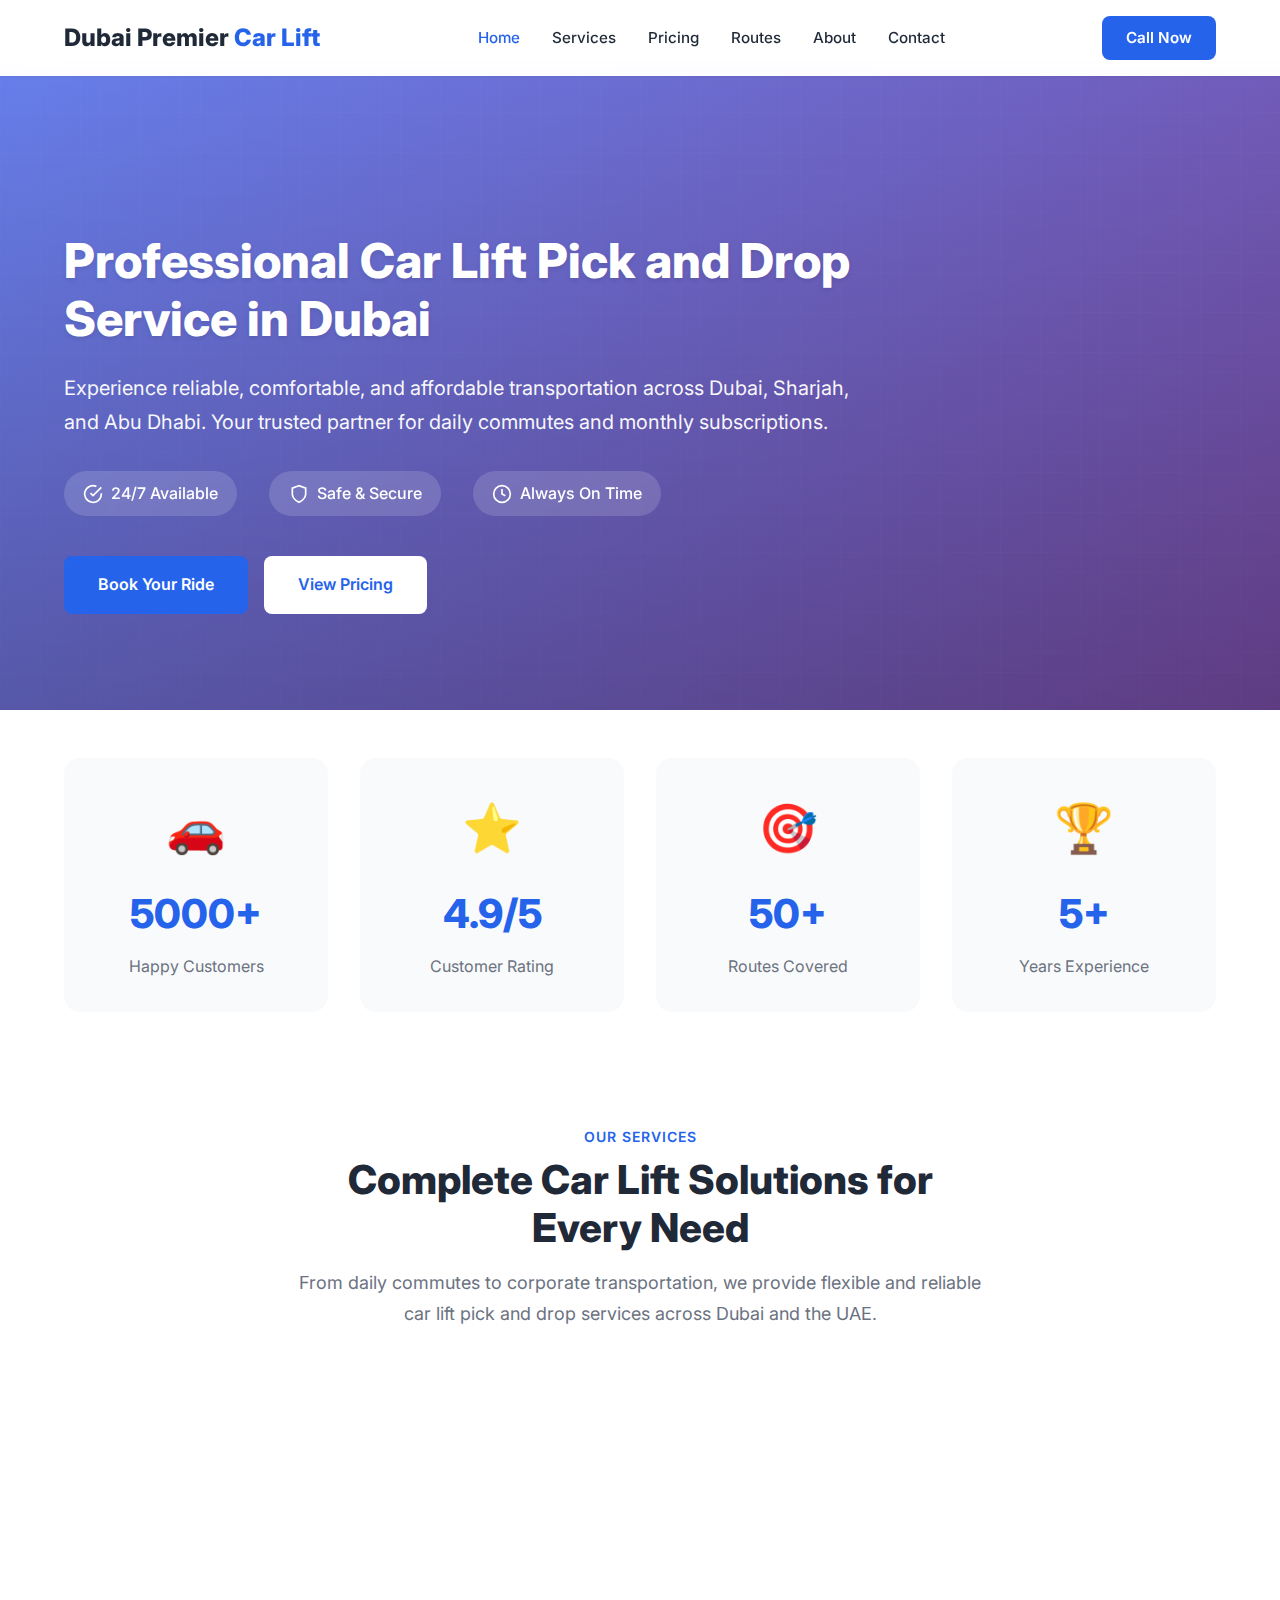
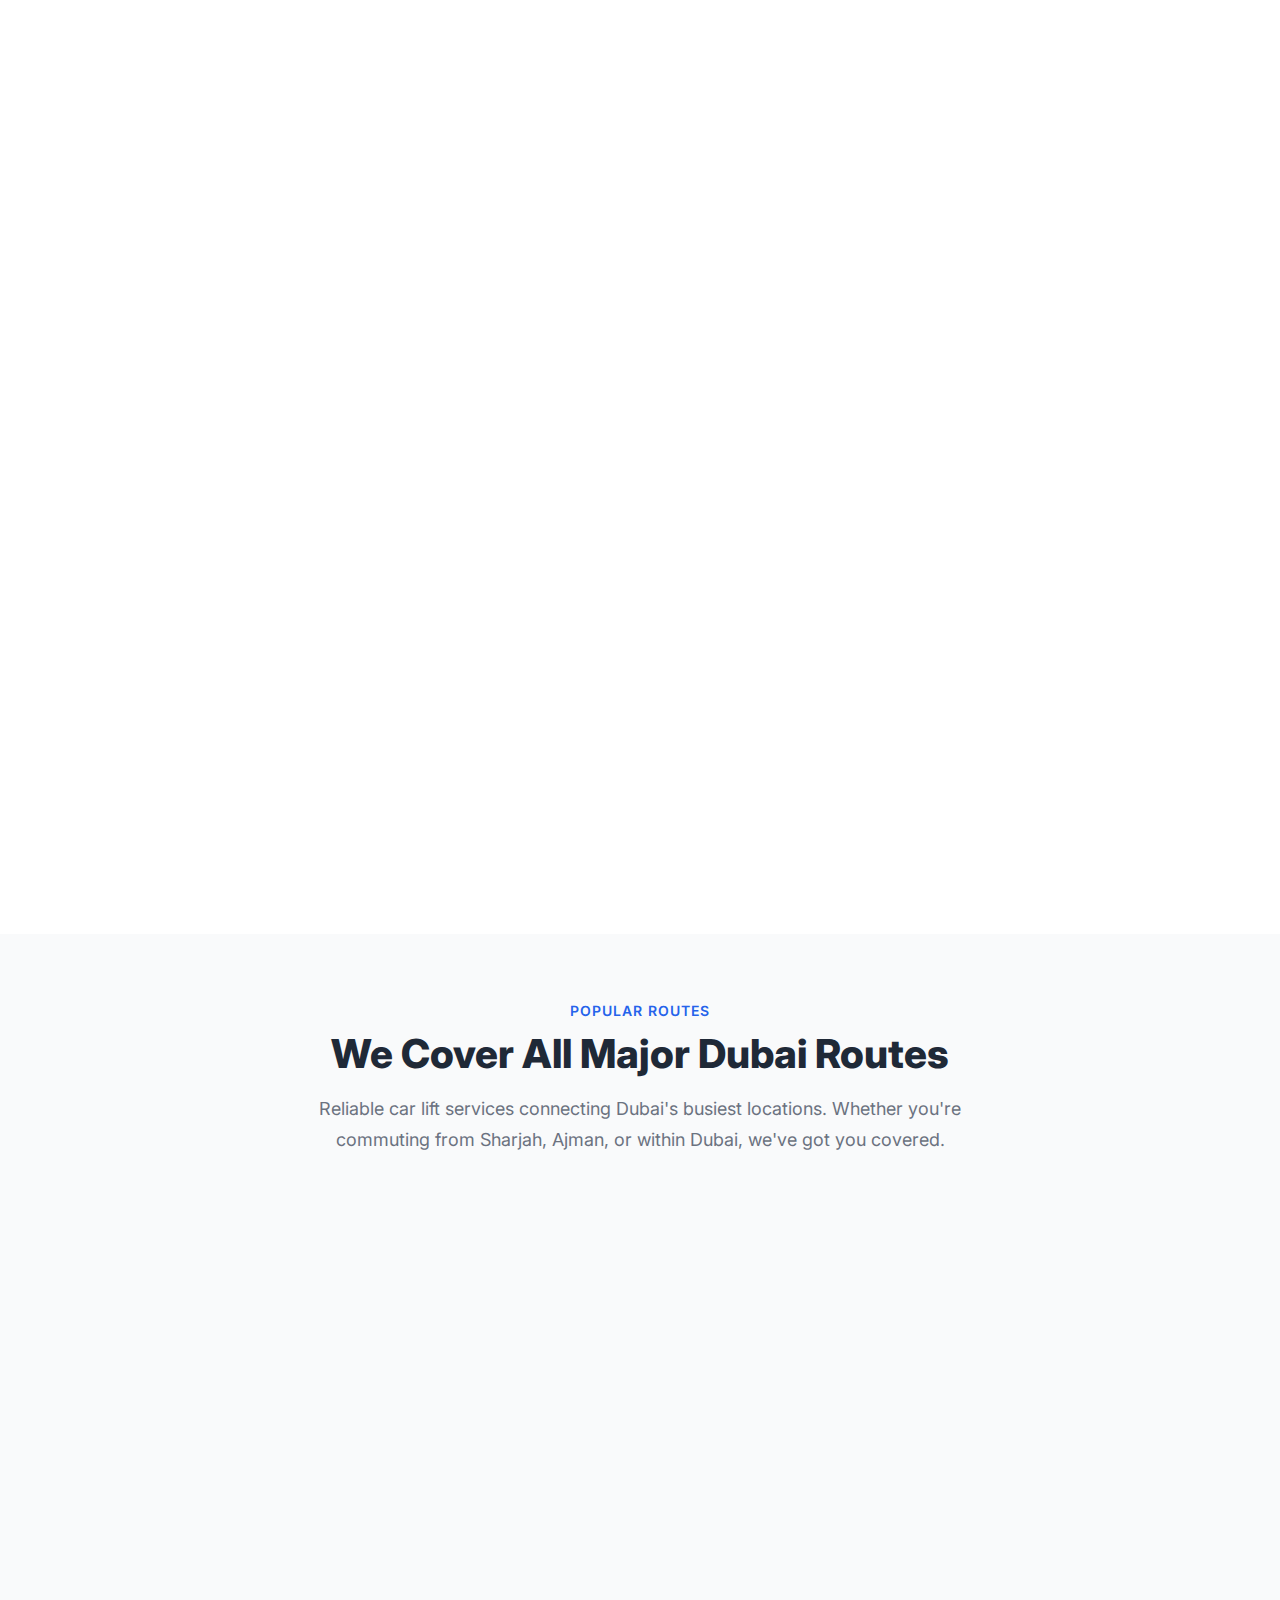
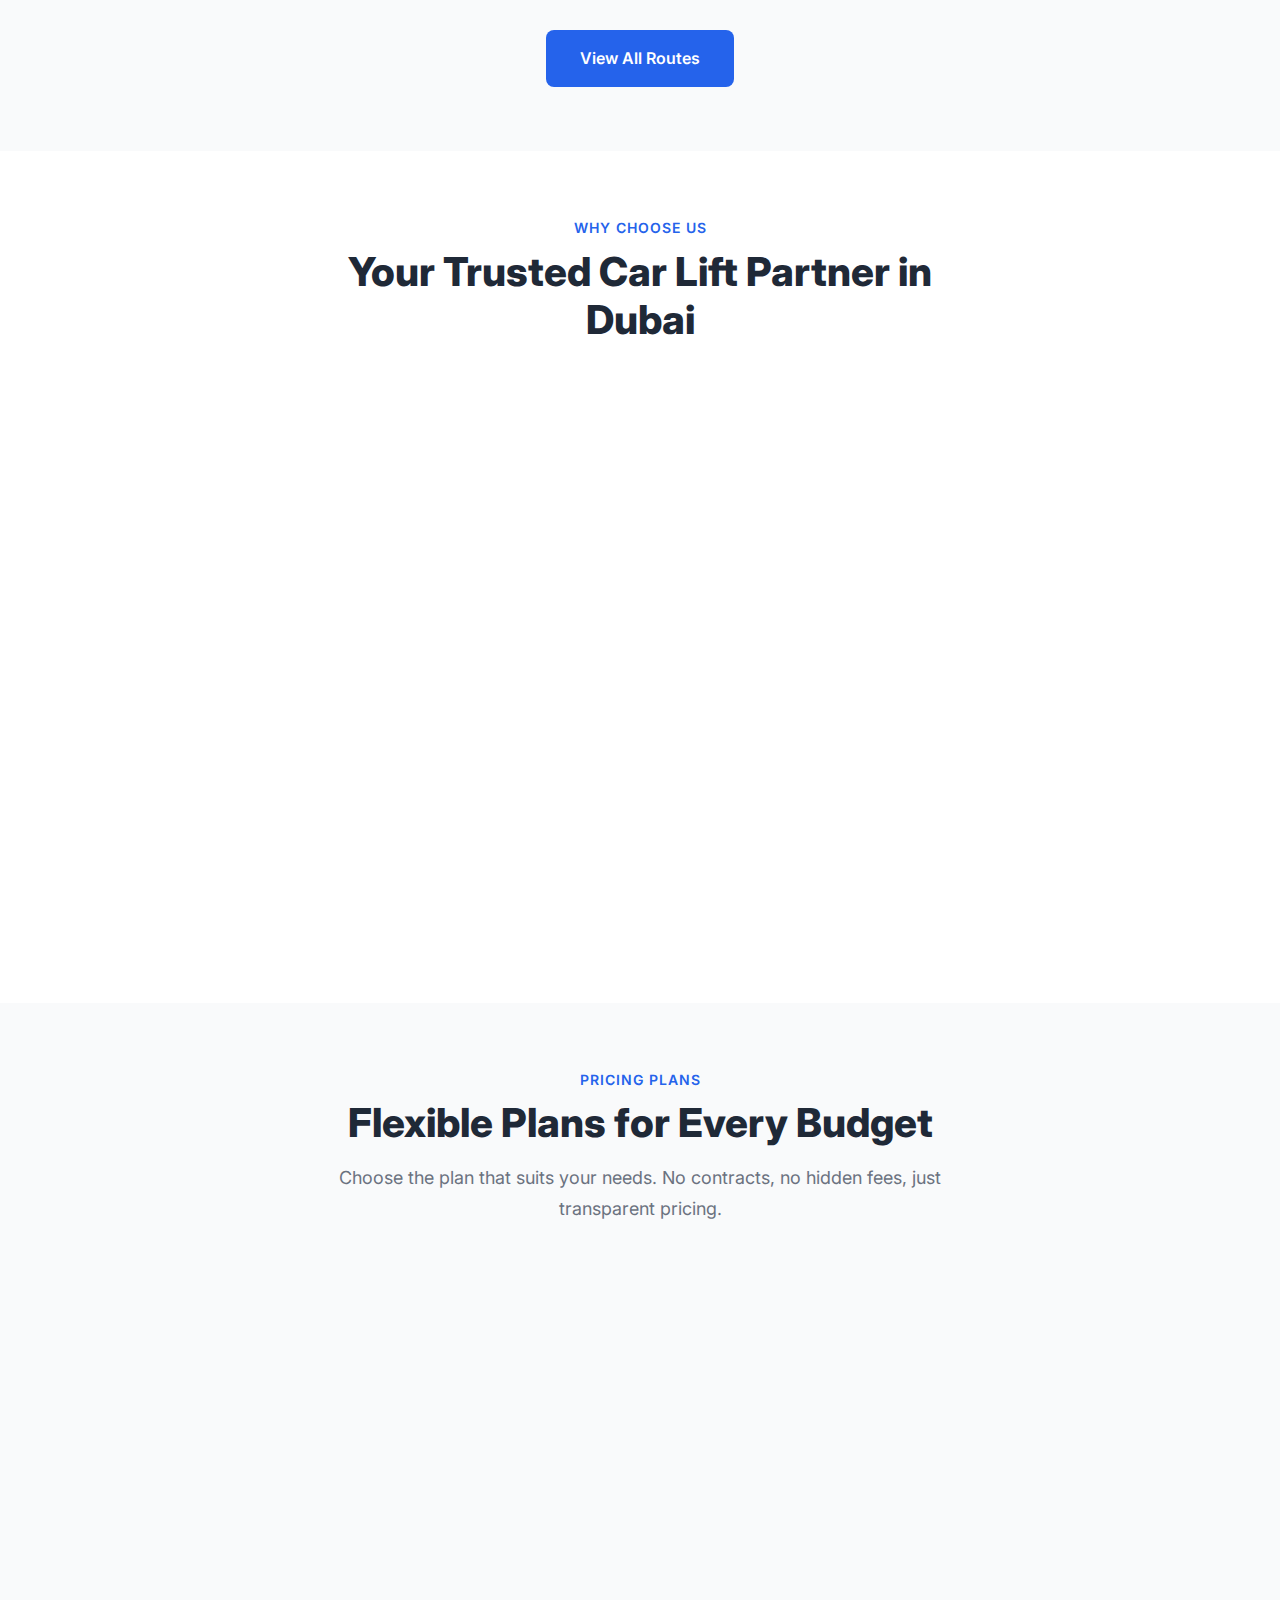
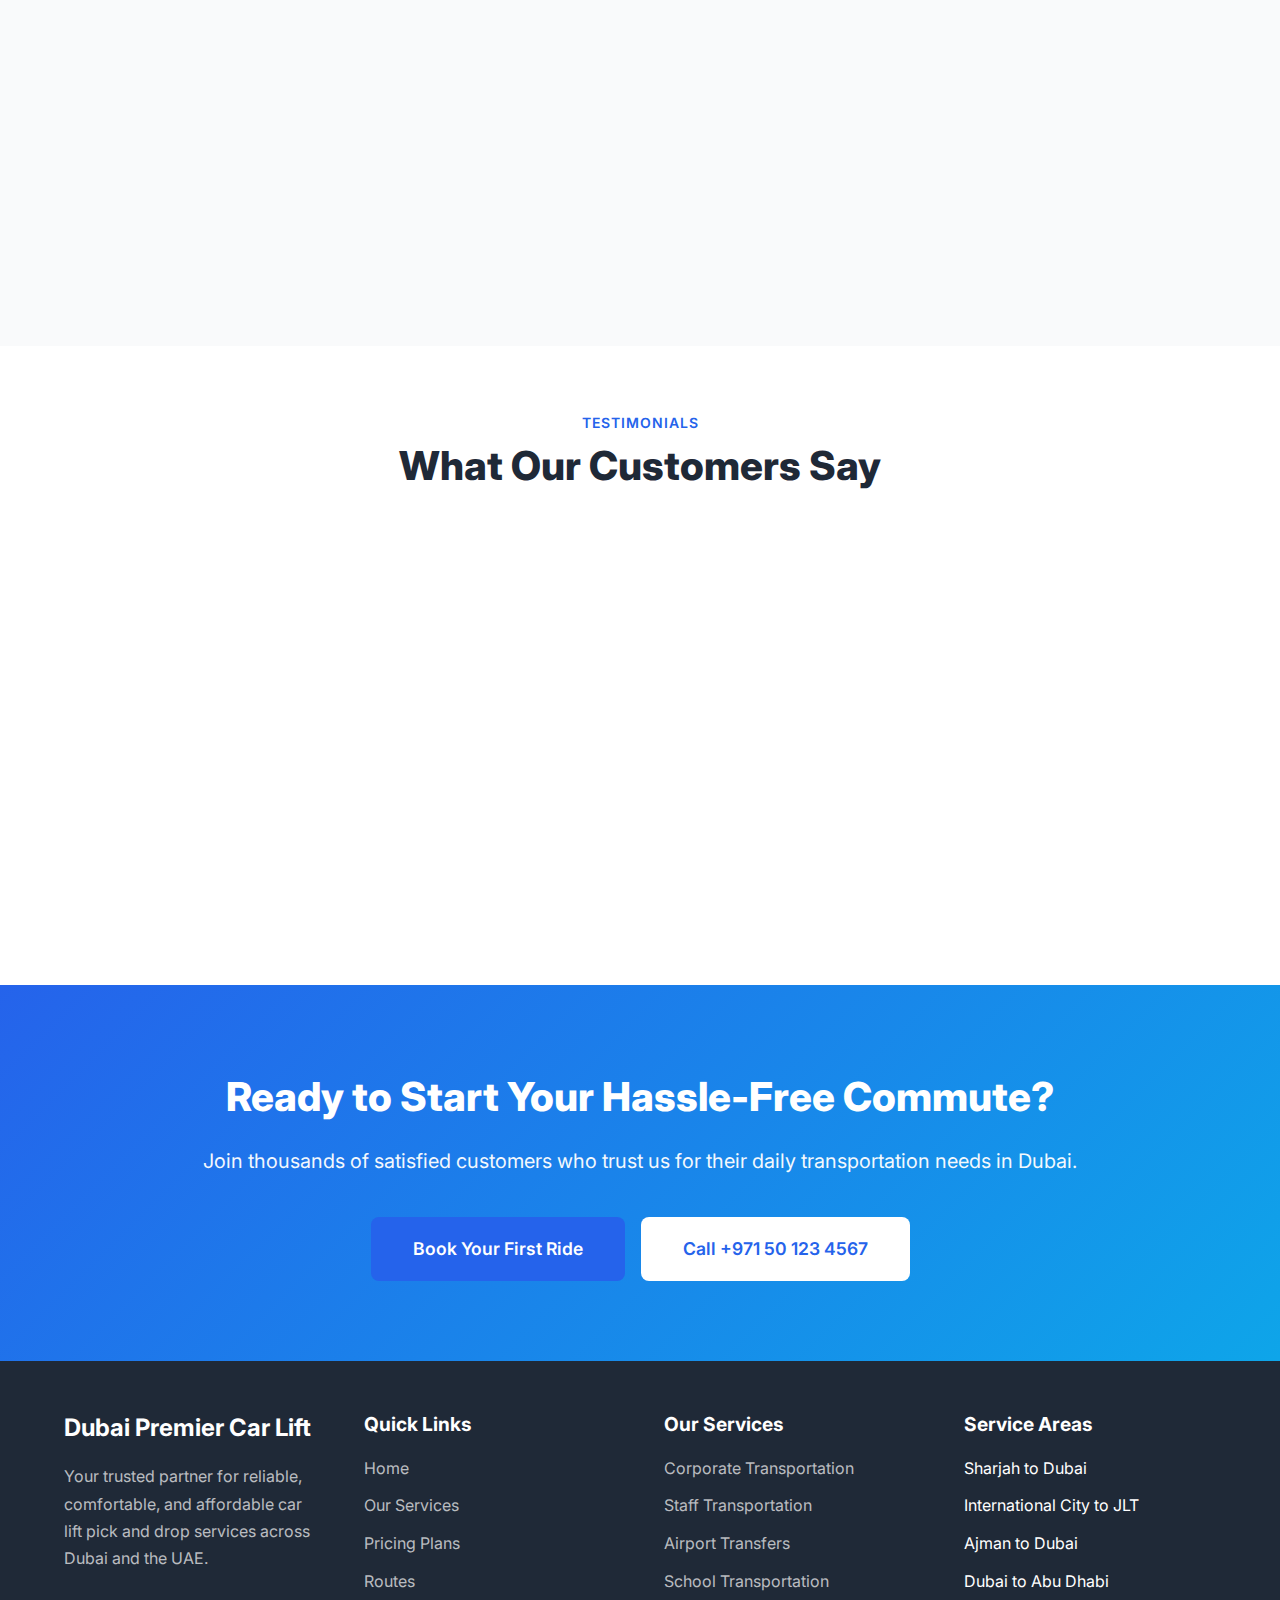
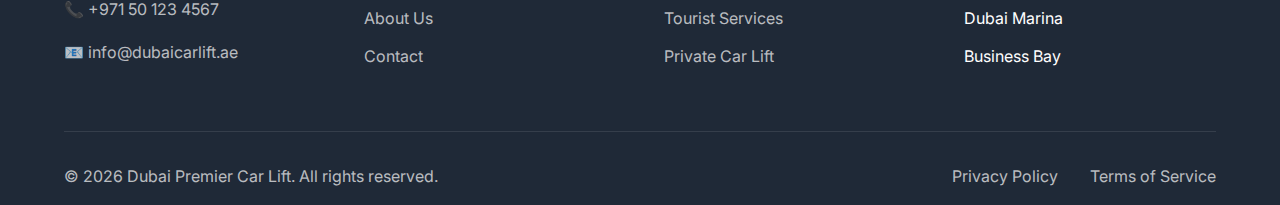
<file: index.html>
<!DOCTYPE html>
<html lang="en">
<head>
    <meta charset="UTF-8">
    <meta name="viewport" content="width=device-width, initial-scale=1.0">
    <meta name="description" content="Premium car lift pick and drop service in Dubai. Reliable, affordable daily, weekly & monthly transportation solutions across UAE. Book your ride today!">
    <meta name="keywords" content="car lift Dubai, pick and drop service Dubai, car lift service Dubai, monthly car lift Dubai, Dubai transport, car lift Sharjah to Dubai, private car lift Dubai">
    <meta name="author" content="Dubai Premier Car Lift">
    <meta property="og:title" content="Dubai Premier Car Lift - Best Pick & Drop Service in Dubai">
    <meta property="og:description" content="Professional car lift and pick & drop services across Dubai, Sharjah, and UAE. Affordable monthly packages available.">
    <meta property="og:type" content="website">
    <title>Car Lift Pick and Drop Service Dubai | Affordable Monthly, Weekly, Daily Transport UAE</title>
    <link rel="stylesheet" href="styles.css">
    <link rel="preconnect" href="https://fonts.googleapis.com">
    <link rel="preconnect" href="https://fonts.gstatic.com" crossorigin>
    <meta name="google-site-verification" content="6_vkUKcZyW6aFhB4__m0v5ZtIWmOuDCU6fcFYWBwWYo" />
    <link href="https://fonts.googleapis.com/css2?family=Inter:wght@300;400;500;600;700;800&display=swap" rel="stylesheet">
</head>
<body>
    <!-- Header -->
    <header class="header" id="header">
        <nav class="nav container">
            <div class="nav-logo">
                <h2>Dubai Premier <span>Car Lift</span></h2>
            </div>
            <div class="nav-menu" id="nav-menu">
                <ul class="nav-list">
                    <li><a href="index.html" class="nav-link active">Home</a></li>
                    <li><a href="services.html" class="nav-link">Services</a></li>
                    <li><a href="pricing.html" class="nav-link">Pricing</a></li>
                    <li><a href="routes.html" class="nav-link">Routes</a></li>
                    <li><a href="about.html" class="nav-link">About</a></li>
                    <li><a href="contact.html" class="nav-link">Contact</a></li>
                </ul>
            </div>
            <div class="nav-actions">
                <a href="tel:+971501234567" class="btn-call">Call Now</a>
                <div class="nav-toggle" id="nav-toggle">
                    <span></span>
                    <span></span>
                    <span></span>
                </div>
            </div>
        </nav>
    </header>

    <!-- Hero Section -->
    <section class="hero">
        <div class="hero-overlay"></div>
        <div class="container hero-content">
            <div class="hero-text">
                <h1>Professional Car Lift Pick and Drop Service in Dubai</h1>
                <p class="hero-subtitle">Experience reliable, comfortable, and affordable transportation across Dubai, Sharjah, and Abu Dhabi. Your trusted partner for daily commutes and monthly subscriptions.</p>
                <div class="hero-features">
                    <div class="feature-badge">
                        <svg width="24" height="24" viewBox="0 0 24 24" fill="none" stroke="currentColor" stroke-width="2">
                            <path d="M22 11.08V12a10 10 0 1 1-5.93-9.14"></path>
                            <polyline points="22 4 12 14.01 9 11.01"></polyline>
                        </svg>
                        <span>24/7 Available</span>
                    </div>
                    <div class="feature-badge">
                        <svg width="24" height="24" viewBox="0 0 24 24" fill="none" stroke="currentColor" stroke-width="2">
                            <path d="M12 22s8-4 8-10V5l-8-3-8 3v7c0 6 8 10 8 10z"></path>
                        </svg>
                        <span>Safe & Secure</span>
                    </div>
                    <div class="feature-badge">
                        <svg width="24" height="24" viewBox="0 0 24 24" fill="none" stroke="currentColor" stroke-width="2">
                            <circle cx="12" cy="12" r="10"></circle>
                            <polyline points="12 6 12 12 16 14"></polyline>
                        </svg>
                        <span>Always On Time</span>
                    </div>
                </div>
                <div class="hero-cta">
                    <a href="contact.html" class="btn btn-primary">Book Your Ride</a>
                    <a href="pricing.html" class="btn btn-secondary">View Pricing</a>
                </div>
            </div>
        </div>
    </section>

    <!-- Quick Stats -->
    <section class="stats">
        <div class="container">
            <div class="stats-grid">
                <div class="stat-card">
                    <div class="stat-icon">🚗</div>
                    <h3 class="stat-number">5000+</h3>
                    <p class="stat-label">Happy Customers</p>
                </div>
                <div class="stat-card">
                    <div class="stat-icon">⭐</div>
                    <h3 class="stat-number">4.9/5</h3>
                    <p class="stat-label">Customer Rating</p>
                </div>
                <div class="stat-card">
                    <div class="stat-icon">🎯</div>
                    <h3 class="stat-number">50+</h3>
                    <p class="stat-label">Routes Covered</p>
                </div>
                <div class="stat-card">
                    <div class="stat-icon">🏆</div>
                    <h3 class="stat-number">5+</h3>
                    <p class="stat-label">Years Experience</p>
                </div>
            </div>
        </div>
    </section>

    <!-- Services Overview -->
    <section class="services-overview section">
        <div class="container">
            <div class="section-header">
                <span class="section-label">Our Services</span>
                <h2 class="section-title">Complete Car Lift Solutions for Every Need</h2>
                <p class="section-description">From daily commutes to corporate transportation, we provide flexible and reliable car lift pick and drop services across Dubai and the UAE.</p>
            </div>
            <div class="services-grid">
                <div class="service-card">
                    <div class="service-icon">🏢</div>
                    <h3>Corporate Transportation</h3>
                    <p>Dedicated car lift services for businesses and corporate employees. Ensure your team arrives on time with our reliable daily pick and drop solutions.</p>
                    <ul class="service-features">
                        <li>Door-to-door service</li>
                        <li>Flexible schedules</li>
                        <li>Monthly packages</li>
                    </ul>
                    <a href="services.html#corporate" class="service-link">Learn More →</a>
                </div>
                <div class="service-card">
                    <div class="service-icon">👥</div>
                    <h3>Staff Transportation</h3>
                    <p>Efficient and affordable transportation for company staff and workers. We specialize in group transport with comfortable, well-maintained vehicles.</p>
                    <ul class="service-features">
                        <li>15 & 30 seater buses</li>
                        <li>Multiple pickup points</li>
                        <li>Cost-effective rates</li>
                    </ul>
                    <a href="services.html#staff" class="service-link">Learn More →</a>
                </div>
                <div class="service-card">
                    <div class="service-icon">✈️</div>
                    <h3>Airport Transfers</h3>
                    <p>Stress-free airport pick and drop services. Track your flight and enjoy timely pickup with professional drivers who know Dubai inside out.</p>
                    <ul class="service-features">
                        <li>Flight tracking</li>
                        <li>Meet & greet service</li>
                        <li>Luggage assistance</li>
                    </ul>
                    <a href="services.html#airport" class="service-link">Learn More →</a>
                </div>
                <div class="service-card">
                    <div class="service-icon">🎓</div>
                    <h3>School Transportation</h3>
                    <p>Safe and secure transportation for students. Parents trust us for reliable school pick and drop services with background-checked drivers.</p>
                    <ul class="service-features">
                        <li>GPS tracking</li>
                        <li>Verified drivers</li>
                        <li>Parent notifications</li>
                    </ul>
                    <a href="services.html#school" class="service-link">Learn More →</a>
                </div>
                <div class="service-card">
                    <div class="service-icon">🌍</div>
                    <h3>Tourist Transportation</h3>
                    <p>Explore Dubai comfortably with our tourist car lift services. Perfect for sightseeing, shopping trips, and city tours with knowledgeable drivers.</p>
                    <ul class="service-features">
                        <li>Custom itineraries</li>
                        <li>Multilingual drivers</li>
                        <li>Flexible hours</li>
                    </ul>
                    <a href="services.html#tourist" class="service-link">Learn More →</a>
                </div>
                <div class="service-card">
                    <div class="service-icon">💼</div>
                    <h3>Private Car Lift</h3>
                    <p>Exclusive private car lift services for individuals who value comfort and privacy. Travel in style with dedicated vehicles and drivers.</p>
                    <ul class="service-features">
                        <li>Premium vehicles</li>
                        <li>Personal driver</li>
                        <li>Privacy guaranteed</li>
                    </ul>
                    <a href="services.html#private" class="service-link">Learn More →</a>
                </div>
            </div>
        </div>
    </section>

    <!-- Popular Routes -->
    <section class="routes section bg-light">
        <div class="container">
            <div class="section-header">
                <span class="section-label">Popular Routes</span>
                <h2 class="section-title">We Cover All Major Dubai Routes</h2>
                <p class="section-description">Reliable car lift services connecting Dubai's busiest locations. Whether you're commuting from Sharjah, Ajman, or within Dubai, we've got you covered.</p>
            </div>
            <div class="routes-grid">
                <div class="route-card">
                    <div class="route-header">
                        <div class="route-from">Sharjah</div>
                        <div class="route-arrow">→</div>
                        <div class="route-to">Dubai</div>
                    </div>
                    <div class="route-details">
                        <p class="route-price">Starting from <strong>AED 450/month</strong></p>
                        <p class="route-time">⏱ 45-60 minutes</p>
                    </div>
                </div>
                <div class="route-card">
                    <div class="route-header">
                        <div class="route-from">International City</div>
                        <div class="route-arrow">→</div>
                        <div class="route-to">JLT</div>
                    </div>
                    <div class="route-details">
                        <p class="route-price">Starting from <strong>AED 400/month</strong></p>
                        <p class="route-time">⏱ 35-45 minutes</p>
                    </div>
                </div>
                <div class="route-card">
                    <div class="route-header">
                        <div class="route-from">Ajman</div>
                        <div class="route-arrow">→</div>
                        <div class="route-to">Dubai</div>
                    </div>
                    <div class="route-details">
                        <p class="route-price">Starting from <strong>AED 500/month</strong></p>
                        <p class="route-time">⏱ 50-65 minutes</p>
                    </div>
                </div>
                <div class="route-card">
                    <div class="route-header">
                        <div class="route-from">Dubai</div>
                        <div class="route-arrow">→</div>
                        <div class="route-to">Abu Dhabi</div>
                    </div>
                    <div class="route-details">
                        <p class="route-price">Starting from <strong>AED 800/month</strong></p>
                        <p class="route-time">⏱ 90-120 minutes</p>
                    </div>
                </div>
            </div>
            <div class="text-center" style="margin-top: 2rem;">
                <a href="routes.html" class="btn btn-primary">View All Routes</a>
            </div>
        </div>
    </section>

    <!-- Why Choose Us -->
    <section class="why-choose section">
        <div class="container">
            <div class="section-header">
                <span class="section-label">Why Choose Us</span>
                <h2 class="section-title">Your Trusted Car Lift Partner in Dubai</h2>
            </div>
            <div class="features-grid">
                <div class="feature-item">
                    <div class="feature-icon-box">
                        <svg width="32" height="32" viewBox="0 0 24 24" fill="none" stroke="currentColor" stroke-width="2">
                            <path d="M12 22s8-4 8-10V5l-8-3-8 3v7c0 6 8 10 8 10z"></path>
                        </svg>
                    </div>
                    <h3>Safety First</h3>
                    <p>All our drivers undergo thorough background checks and regular safety training. Your security is our top priority on every journey.</p>
                </div>
                <div class="feature-item">
                    <div class="feature-icon-box">
                        <svg width="32" height="32" viewBox="0 0 24 24" fill="none" stroke="currentColor" stroke-width="2">
                            <circle cx="12" cy="12" r="10"></circle>
                            <polyline points="12 6 12 12 16 14"></polyline>
                        </svg>
                    </div>
                    <h3>Always Punctual</h3>
                    <p>We understand the value of your time. Our drivers arrive on schedule, ensuring you never miss important appointments or work.</p>
                </div>
                <div class="feature-item">
                    <div class="feature-icon-box">
                        <svg width="32" height="32" viewBox="0 0 24 24" fill="none" stroke="currentColor" stroke-width="2">
                            <path d="M12 2v20M17 5H9.5a3.5 3.5 0 0 0 0 7h5a3.5 3.5 0 0 1 0 7H6"></path>
                        </svg>
                    </div>
                    <h3>Affordable Pricing</h3>
                    <p>Transparent pricing with no hidden costs. Choose from flexible daily, weekly, or monthly packages that fit your budget perfectly.</p>
                </div>
                <div class="feature-item">
                    <div class="feature-icon-box">
                        <svg width="32" height="32" viewBox="0 0 24 24" fill="none" stroke="currentColor" stroke-width="2">
                            <path d="M17 21v-2a4 4 0 0 0-4-4H5a4 4 0 0 0-4 4v2"></path>
                            <circle cx="9" cy="7" r="4"></circle>
                            <path d="M23 21v-2a4 4 0 0 0-3-3.87M16 3.13a4 4 0 0 1 0 7.75"></path>
                        </svg>
                    </div>
                    <h3>Professional Drivers</h3>
                    <p>Experienced, courteous, and licensed drivers who know Dubai's roads like the back of their hand. Enjoy smooth, comfortable rides every time.</p>
                </div>
                <div class="feature-item">
                    <div class="feature-icon-box">
                        <svg width="32" height="32" viewBox="0 0 24 24" fill="none" stroke="currentColor" stroke-width="2">
                            <rect x="3" y="11" width="18" height="11" rx="2" ry="2"></rect>
                            <path d="M7 11V7a5 5 0 0 1 10 0v4"></path>
                        </svg>
                    </div>
                    <h3>Well-Maintained Fleet</h3>
                    <p>Our vehicles undergo regular maintenance and cleaning. Travel in comfort with AC, spacious seating, and modern amenities.</p>
                </div>
                <div class="feature-item">
                    <div class="feature-icon-box">
                        <svg width="32" height="32" viewBox="0 0 24 24" fill="none" stroke="currentColor" stroke-width="2">
                            <path d="M21 15a2 2 0 0 1-2 2H7l-4 4V5a2 2 0 0 1 2-2h14a2 2 0 0 1 2 2z"></path>
                        </svg>
                    </div>
                    <h3>24/7 Support</h3>
                    <p>Our customer service team is available round the clock to assist you with bookings, queries, or any assistance you need.</p>
                </div>
            </div>
        </div>
    </section>

    <!-- Pricing Preview -->
    <section class="pricing-preview section bg-light">
        <div class="container">
            <div class="section-header">
                <span class="section-label">Pricing Plans</span>
                <h2 class="section-title">Flexible Plans for Every Budget</h2>
                <p class="section-description">Choose the plan that suits your needs. No contracts, no hidden fees, just transparent pricing.</p>
            </div>
            <div class="pricing-grid">
                <div class="pricing-card">
                    <div class="pricing-header">
                        <h3>Daily Pass</h3>
                        <div class="price">
                            <span class="currency">AED</span>
                            <span class="amount">30</span>
                            <span class="period">/day</span>
                        </div>
                    </div>
                    <ul class="pricing-features">
                        <li>✓ One-way trip</li>
                        <li>✓ Flexible timing</li>
                        <li>✓ AC vehicles</li>
                        <li>✓ Professional driver</li>
                    </ul>
                    <a href="contact.html" class="btn btn-outline">Book Now</a>
                </div>
                <div class="pricing-card featured">
                    <div class="popular-badge">Most Popular</div>
                    <div class="pricing-header">
                        <h3>Monthly Plan</h3>
                        <div class="price">
                            <span class="currency">AED</span>
                            <span class="amount">450</span>
                            <span class="period">/month</span>
                        </div>
                    </div>
                    <ul class="pricing-features">
                        <li>✓ 22 working days</li>
                        <li>✓ Fixed route & timing</li>
                        <li>✓ Door-to-door service</li>
                        <li>✓ Priority booking</li>
                        <li>✓ Flexible payment</li>
                    </ul>
                    <a href="contact.html" class="btn btn-primary">Get Started</a>
                </div>
                <div class="pricing-card">
                    <div class="pricing-header">
                        <h3>Corporate</h3>
                        <div class="price">
                            <span class="currency">Custom</span>
                        </div>
                    </div>
                    <ul class="pricing-features">
                        <li>✓ Multiple employees</li>
                        <li>✓ Customized routes</li>
                        <li>✓ Dedicated vehicles</li>
                        <li>✓ Monthly invoicing</li>
                        <li>✓ Account manager</li>
                    </ul>
                    <a href="contact.html" class="btn btn-outline">Contact Sales</a>
                </div>
            </div>
        </div>
    </section>

    <!-- Testimonials -->
    <section class="testimonials section">
        <div class="container">
            <div class="section-header">
                <span class="section-label">Testimonials</span>
                <h2 class="section-title">What Our Customers Say</h2>
            </div>
            <div class="testimonials-grid">
                <div class="testimonial-card">
                    <div class="testimonial-rating">★★★★★</div>
                    <p class="testimonial-text">"I've been using this car lift service for my daily commute from Sharjah to Dubai for over a year. The drivers are always on time, the vehicles are clean and comfortable, and the monthly rate is very reasonable. Highly recommend!"</p>
                    <div class="testimonial-author">
                        <strong>Ahmed M.</strong>
                        <span>Corporate Professional</span>
                    </div>
                </div>
                <div class="testimonial-card">
                    <div class="testimonial-rating">★★★★★</div>
                    <p class="testimonial-text">"As a working mother, I was worried about my children's school transportation. This service gave me peace of mind with GPS tracking and professional drivers. My kids are safe and I can focus on work."</p>
                    <div class="testimonial-author">
                        <strong>Fatima K.</strong>
                        <span>Working Parent</span>
                    </div>
                </div>
                <div class="testimonial-card">
                    <div class="testimonial-rating">★★★★★</div>
                    <p class="testimonial-text">"Our company uses this service for staff transportation. They handle 30+ employees daily with multiple pickup points. Excellent coordination, professional drivers, and great value for money."</p>
                    <div class="testimonial-author">
                        <strong>Rajesh P.</strong>
                        <span>HR Manager</span>
                    </div>
                </div>
            </div>
        </div>
    </section>

    <!-- CTA Section -->
    <section class="cta-section">
        <div class="container">
            <div class="cta-content">
                <h2>Ready to Start Your Hassle-Free Commute?</h2>
                <p>Join thousands of satisfied customers who trust us for their daily transportation needs in Dubai.</p>
                <div class="cta-buttons">
                    <a href="contact.html" class="btn btn-primary btn-lg">Book Your First Ride</a>
                    <a href="tel:+971501234567" class="btn btn-white btn-lg">Call +971 50 123 4567</a>
                </div>
            </div>
        </div>
    </section>

    <!-- Footer -->
    <footer class="footer">
        <div class="container">
            <div class="footer-grid">
                <div class="footer-col">
                    <h3>Dubai Premier Car Lift</h3>
                    <p>Your trusted partner for reliable, comfortable, and affordable car lift pick and drop services across Dubai and the UAE.</p>
                    <div class="footer-contact">
                        <p>📞 <a href="tel:+971501234567">+971 50 123 4567</a></p>
                        <p>📧 <a href="mailto:info@dubaicarift.ae">info@dubaicarlift.ae</a></p>
                    </div>
                </div>
                <div class="footer-col">
                    <h4>Quick Links</h4>
                    <ul>
                        <li><a href="index.html">Home</a></li>
                        <li><a href="services.html">Our Services</a></li>
                        <li><a href="pricing.html">Pricing Plans</a></li>
                        <li><a href="routes.html">Routes</a></li>
                        <li><a href="about.html">About Us</a></li>
                        <li><a href="contact.html">Contact</a></li>
                    </ul>
                </div>
                <div class="footer-col">
                    <h4>Our Services</h4>
                    <ul>
                        <li><a href="services.html#corporate">Corporate Transportation</a></li>
                        <li><a href="services.html#staff">Staff Transportation</a></li>
                        <li><a href="services.html#airport">Airport Transfers</a></li>
                        <li><a href="services.html#school">School Transportation</a></li>
                        <li><a href="services.html#tourist">Tourist Services</a></li>
                        <li><a href="services.html#private">Private Car Lift</a></li>
                    </ul>
                </div>
                <div class="footer-col">
                    <h4>Service Areas</h4>
                    <ul>
                        <li>Sharjah to Dubai</li>
                        <li>International City to JLT</li>
                        <li>Ajman to Dubai</li>
                        <li>Dubai to Abu Dhabi</li>
                        <li>Dubai Marina</li>
                        <li>Business Bay</li>
                    </ul>
                </div>
            </div>
            <div class="footer-bottom">
                <p>&copy; 2026 Dubai Premier Car Lift. All rights reserved.</p>
                <div class="footer-links">
                    <a href="#">Privacy Policy</a>
                    <a href="#">Terms of Service</a>
                </div>
            </div>
        </div>
    </footer>

    <script src="script.js"></script>
</body>
</html>
</file>
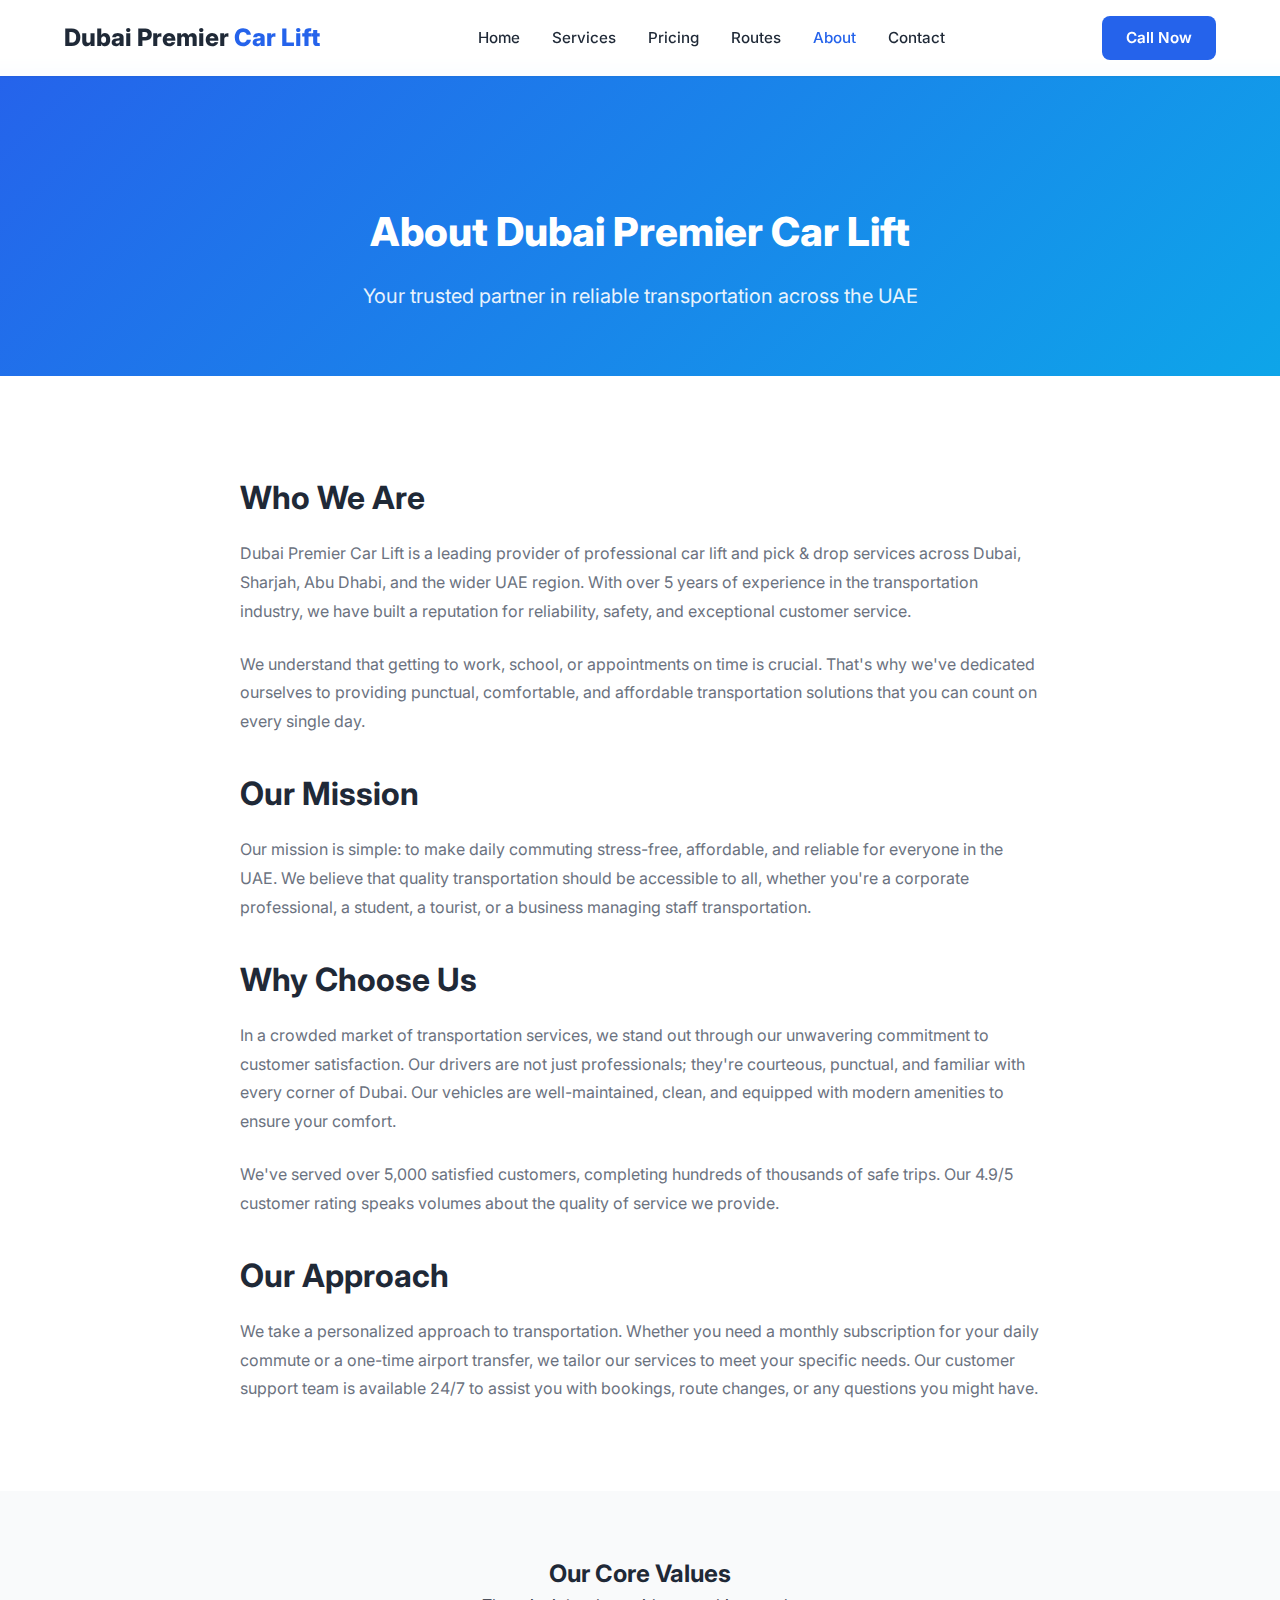
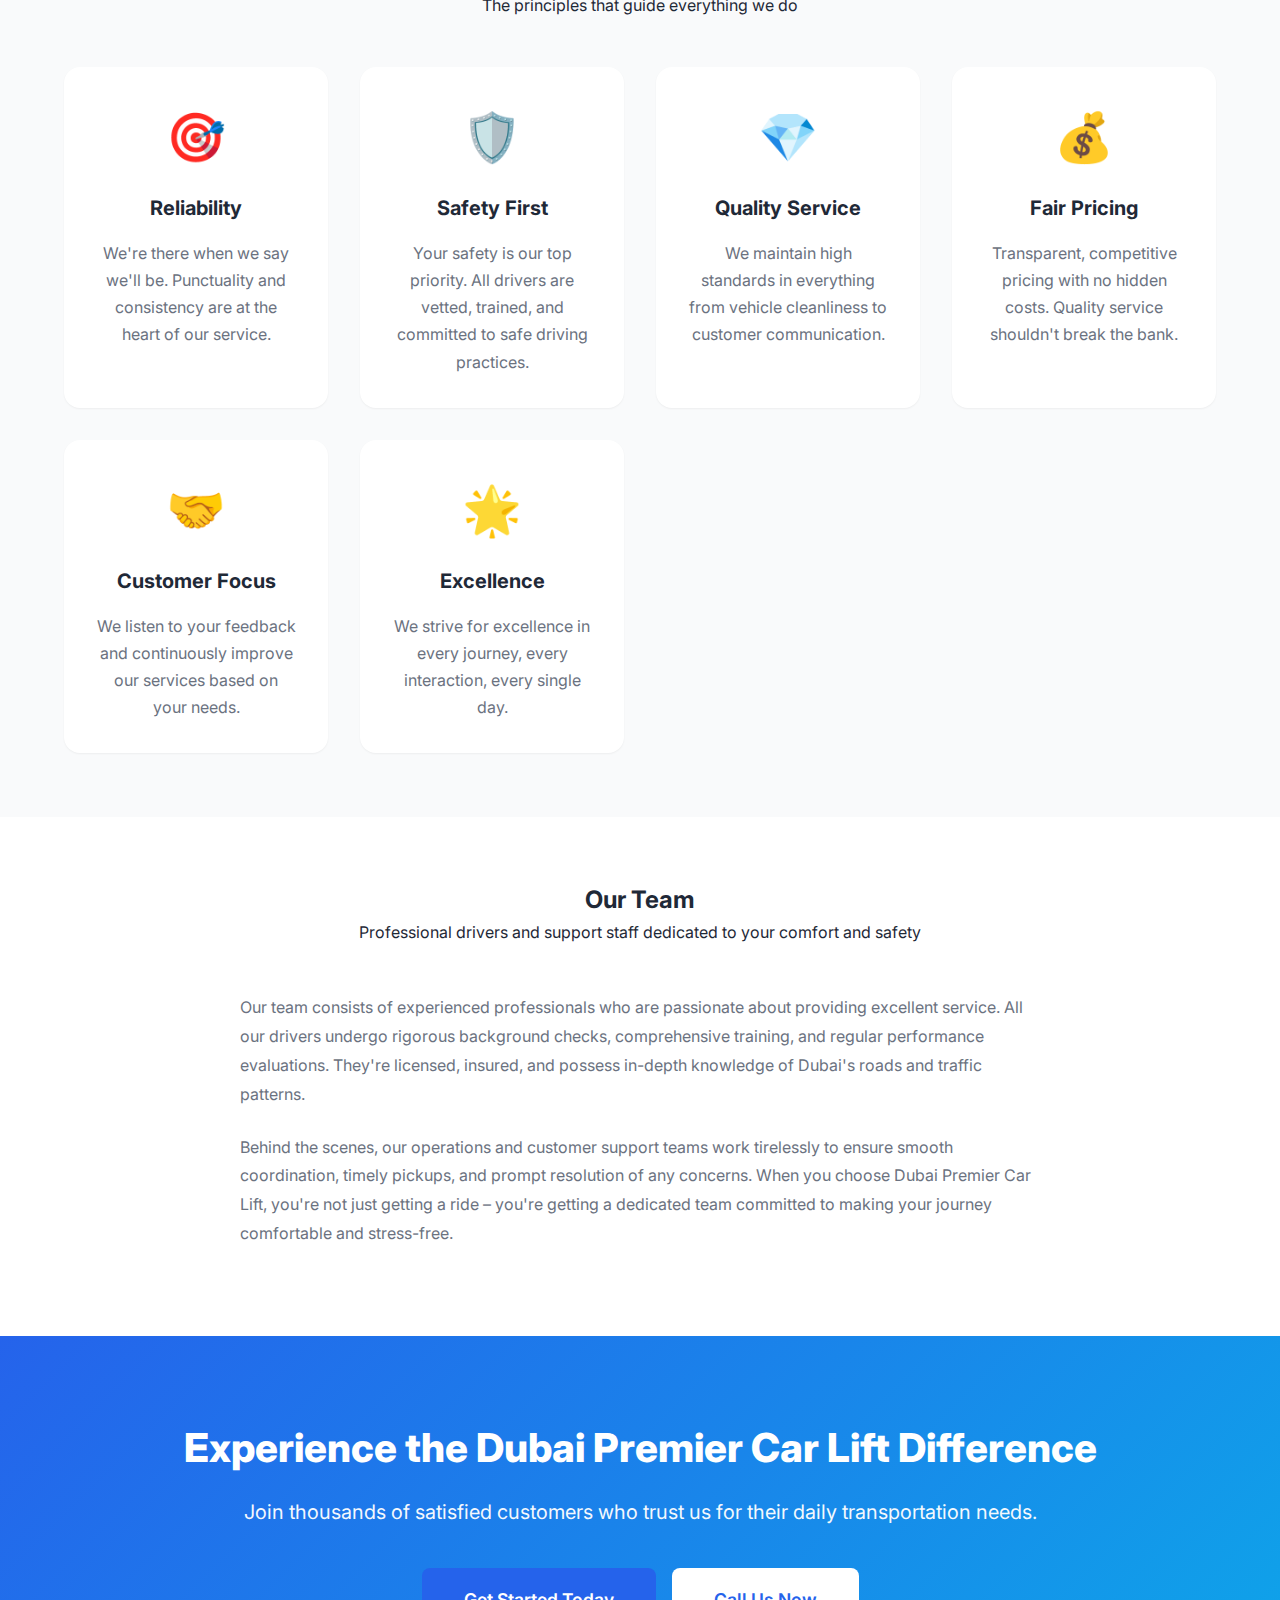
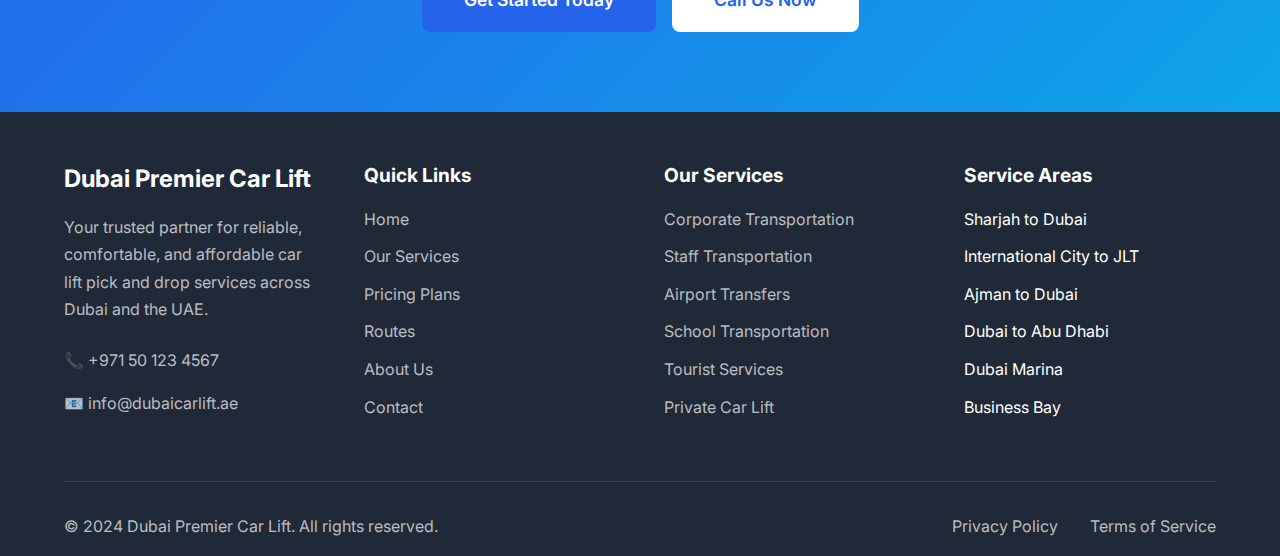
<file: about.html>
<!DOCTYPE html>
<html lang="en">
<head>
    <meta charset="UTF-8">
    <meta name="viewport" content="width=device-width, initial-scale=1.0">
    <meta name="description" content="About Dubai Premier Car Lift - Your trusted transportation partner in UAE. Learn about our mission, values, and commitment to excellent service.">
    <title>About Us - Dubai Premier Car Lift | Professional Transportation Services</title>
    <link rel="stylesheet" href="styles.css">
    <link href="https://fonts.googleapis.com/css2?family=Inter:wght@300;400;500;600;700;800&display=swap" rel="stylesheet">
</head>
<body>
    <header class="header" id="header">
        <nav class="nav container">
            <div class="nav-logo">
                <h2>Dubai Premier <span>Car Lift</span></h2>
            </div>
            <div class="nav-menu" id="nav-menu">
                <ul class="nav-list">
                    <li><a href="index.html" class="nav-link">Home</a></li>
                    <li><a href="services.html" class="nav-link">Services</a></li>
                    <li><a href="pricing.html" class="nav-link">Pricing</a></li>
                    <li><a href="routes.html" class="nav-link">Routes</a></li>
                    <li><a href="about.html" class="nav-link active">About</a></li>
                    <li><a href="contact.html" class="nav-link">Contact</a></li>
                </ul>
            </div>
            <div class="nav-actions">
                <a href="tel:+971501234567" class="btn-call">Call Now</a>
                <div class="nav-toggle" id="nav-toggle">
                    <span></span><span></span><span></span>
                </div>
            </div>
        </nav>
    </header>

    <section class="page-header">
        <div class="container">
            <h1>About Dubai Premier Car Lift</h1>
            <p>Your trusted partner in reliable transportation across the UAE</p>
        </div>
    </section>

    <section class="about section">
        <div class="container">
            <div class="about-content">
                <h2>Who We Are</h2>
                <p>Dubai Premier Car Lift is a leading provider of professional car lift and pick & drop services across Dubai, Sharjah, Abu Dhabi, and the wider UAE region. With over 5 years of experience in the transportation industry, we have built a reputation for reliability, safety, and exceptional customer service.</p>
                
                <p>We understand that getting to work, school, or appointments on time is crucial. That's why we've dedicated ourselves to providing punctual, comfortable, and affordable transportation solutions that you can count on every single day.</p>

                <h2>Our Mission</h2>
                <p>Our mission is simple: to make daily commuting stress-free, affordable, and reliable for everyone in the UAE. We believe that quality transportation should be accessible to all, whether you're a corporate professional, a student, a tourist, or a business managing staff transportation.</p>

                <h2>Why Choose Us</h2>
                <p>In a crowded market of transportation services, we stand out through our unwavering commitment to customer satisfaction. Our drivers are not just professionals; they're courteous, punctual, and familiar with every corner of Dubai. Our vehicles are well-maintained, clean, and equipped with modern amenities to ensure your comfort.</p>

                <p>We've served over 5,000 satisfied customers, completing hundreds of thousands of safe trips. Our 4.9/5 customer rating speaks volumes about the quality of service we provide.</p>

                <h2>Our Approach</h2>
                <p>We take a personalized approach to transportation. Whether you need a monthly subscription for your daily commute or a one-time airport transfer, we tailor our services to meet your specific needs. Our customer support team is available 24/7 to assist you with bookings, route changes, or any questions you might have.</p>
            </div>
        </div>
    </section>

    <section class="values section bg-light">
        <div class="container">
            <div class="section-header">
                <h2>Our Core Values</h2>
                <p>The principles that guide everything we do</p>
            </div>
            <div class="about-values">
                <div class="value-card">
                    <div class="value-icon">🎯</div>
                    <h3>Reliability</h3>
                    <p>We're there when we say we'll be. Punctuality and consistency are at the heart of our service.</p>
                </div>
                <div class="value-card">
                    <div class="value-icon">🛡️</div>
                    <h3>Safety First</h3>
                    <p>Your safety is our top priority. All drivers are vetted, trained, and committed to safe driving practices.</p>
                </div>
                <div class="value-card">
                    <div class="value-icon">💎</div>
                    <h3>Quality Service</h3>
                    <p>We maintain high standards in everything from vehicle cleanliness to customer communication.</p>
                </div>
                <div class="value-card">
                    <div class="value-icon">💰</div>
                    <h3>Fair Pricing</h3>
                    <p>Transparent, competitive pricing with no hidden costs. Quality service shouldn't break the bank.</p>
                </div>
                <div class="value-card">
                    <div class="value-icon">🤝</div>
                    <h3>Customer Focus</h3>
                    <p>We listen to your feedback and continuously improve our services based on your needs.</p>
                </div>
                <div class="value-card">
                    <div class="value-icon">🌟</div>
                    <h3>Excellence</h3>
                    <p>We strive for excellence in every journey, every interaction, every single day.</p>
                </div>
            </div>
        </div>
    </section>

    <section class="team section">
        <div class="container">
            <div class="section-header">
                <h2>Our Team</h2>
                <p>Professional drivers and support staff dedicated to your comfort and safety</p>
            </div>
            <div class="about-content">
                <p>Our team consists of experienced professionals who are passionate about providing excellent service. All our drivers undergo rigorous background checks, comprehensive training, and regular performance evaluations. They're licensed, insured, and possess in-depth knowledge of Dubai's roads and traffic patterns.</p>
                
                <p>Behind the scenes, our operations and customer support teams work tirelessly to ensure smooth coordination, timely pickups, and prompt resolution of any concerns. When you choose Dubai Premier Car Lift, you're not just getting a ride – you're getting a dedicated team committed to making your journey comfortable and stress-free.</p>
            </div>
        </div>
    </section>

    <section class="cta-section">
        <div class="container">
            <div class="cta-content">
                <h2>Experience the Dubai Premier Car Lift Difference</h2>
                <p>Join thousands of satisfied customers who trust us for their daily transportation needs.</p>
                <div class="cta-buttons">
                    <a href="contact.html" class="btn btn-primary btn-lg">Get Started Today</a>
                    <a href="tel:+971501234567" class="btn btn-white btn-lg">Call Us Now</a>
                </div>
            </div>
        </div>
    </section>

    <footer class="footer">
        <div class="container">
            <div class="footer-grid">
                <div class="footer-col">
                    <h3>Dubai Premier Car Lift</h3>
                    <p>Your trusted partner for reliable, comfortable, and affordable car lift pick and drop services across Dubai and the UAE.</p>
                    <div class="footer-contact">
                        <p>📞 <a href="tel:+971501234567">+971 50 123 4567</a></p>
                        <p>📧 <a href="mailto:info@dubaicarift.ae">info@dubaicarlift.ae</a></p>
                    </div>
                </div>
                <div class="footer-col">
                    <h4>Quick Links</h4>
                    <ul>
                        <li><a href="index.html">Home</a></li>
                        <li><a href="services.html">Our Services</a></li>
                        <li><a href="pricing.html">Pricing Plans</a></li>
                        <li><a href="routes.html">Routes</a></li>
                        <li><a href="about.html">About Us</a></li>
                        <li><a href="contact.html">Contact</a></li>
                    </ul>
                </div>
                <div class="footer-col">
                    <h4>Our Services</h4>
                    <ul>
                        <li><a href="services.html#corporate">Corporate Transportation</a></li>
                        <li><a href="services.html#staff">Staff Transportation</a></li>
                        <li><a href="services.html#airport">Airport Transfers</a></li>
                        <li><a href="services.html#school">School Transportation</a></li>
                        <li><a href="services.html#tourist">Tourist Services</a></li>
                        <li><a href="services.html#private">Private Car Lift</a></li>
                    </ul>
                </div>
                <div class="footer-col">
                    <h4>Service Areas</h4>
                    <ul>
                        <li>Sharjah to Dubai</li>
                        <li>International City to JLT</li>
                        <li>Ajman to Dubai</li>
                        <li>Dubai to Abu Dhabi</li>
                        <li>Dubai Marina</li>
                        <li>Business Bay</li>
                    </ul>
                </div>
            </div>
            <div class="footer-bottom">
                <p>&copy; 2024 Dubai Premier Car Lift. All rights reserved.</p>
                <div class="footer-links">
                    <a href="#">Privacy Policy</a>
                    <a href="#">Terms of Service</a>
                </div>
            </div>
        </div>
    </footer>

    <script src="script.js"></script>
</body>
</html>
</file>
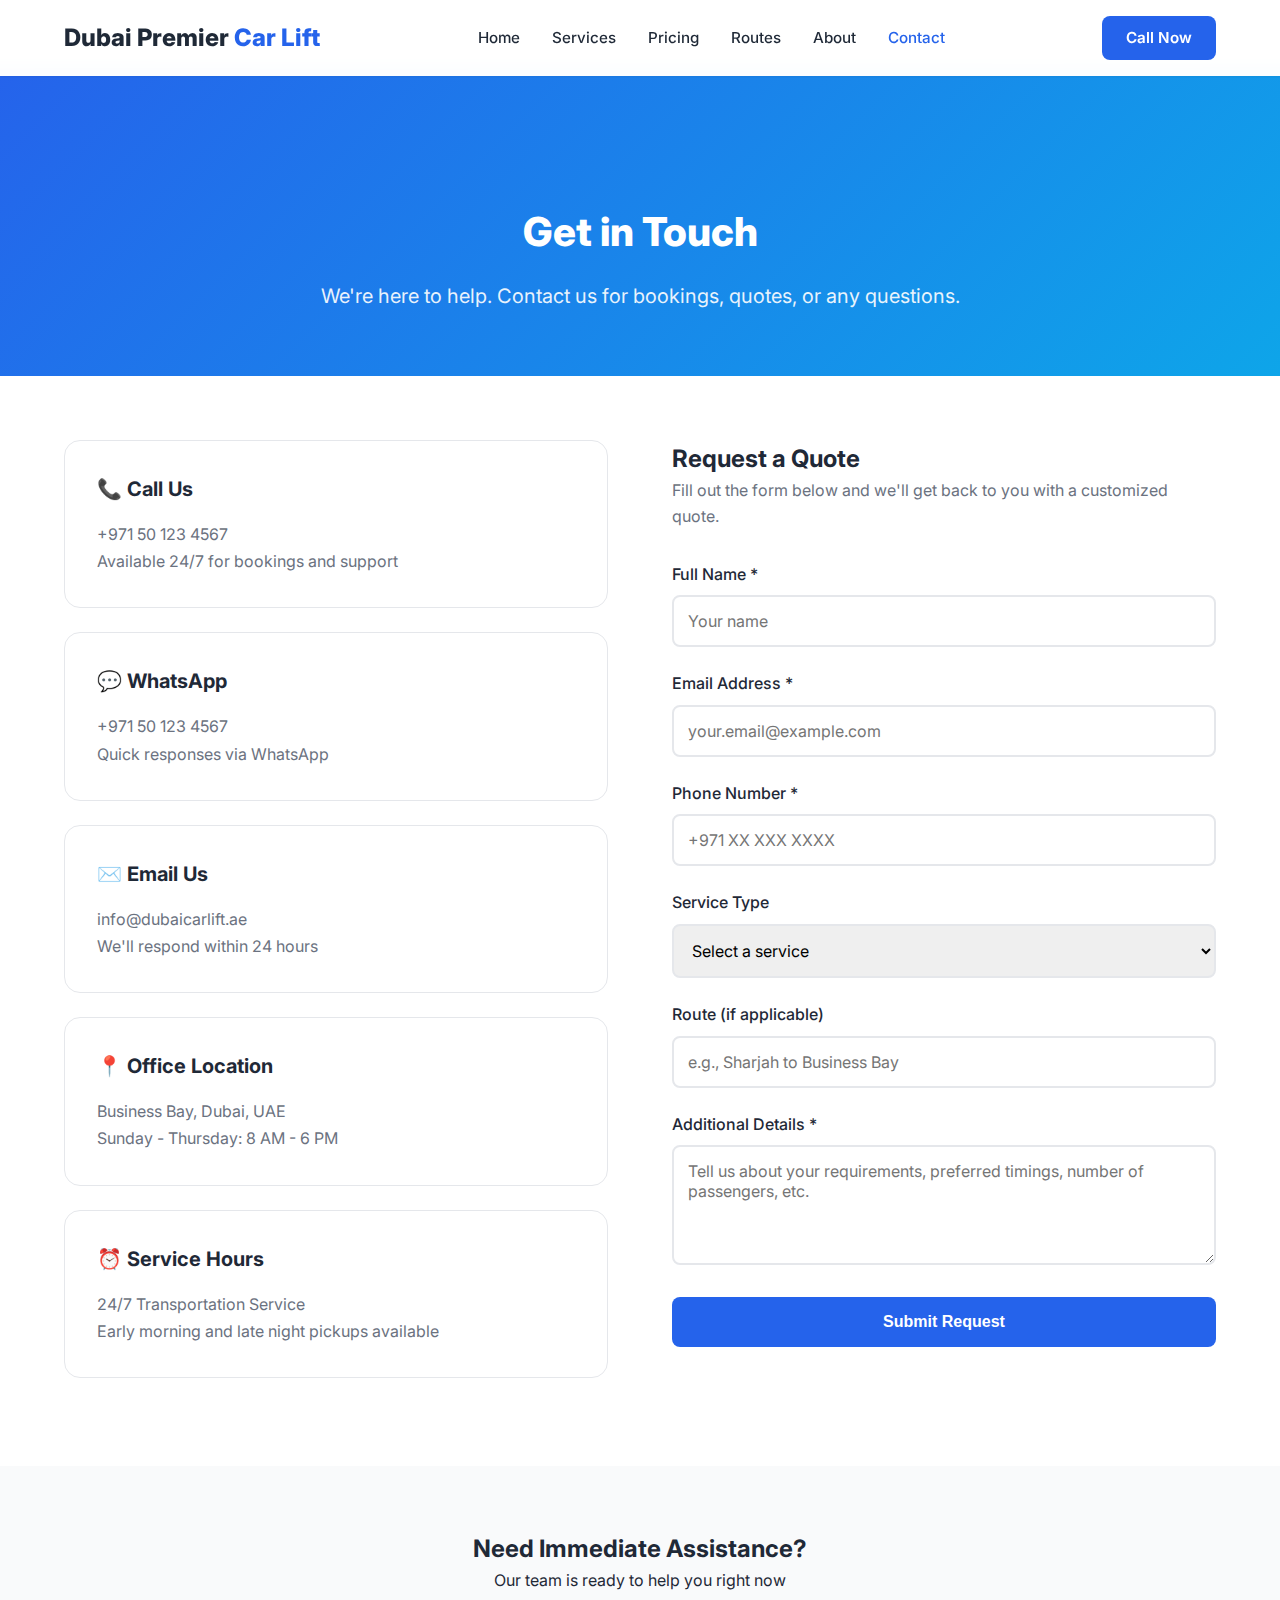
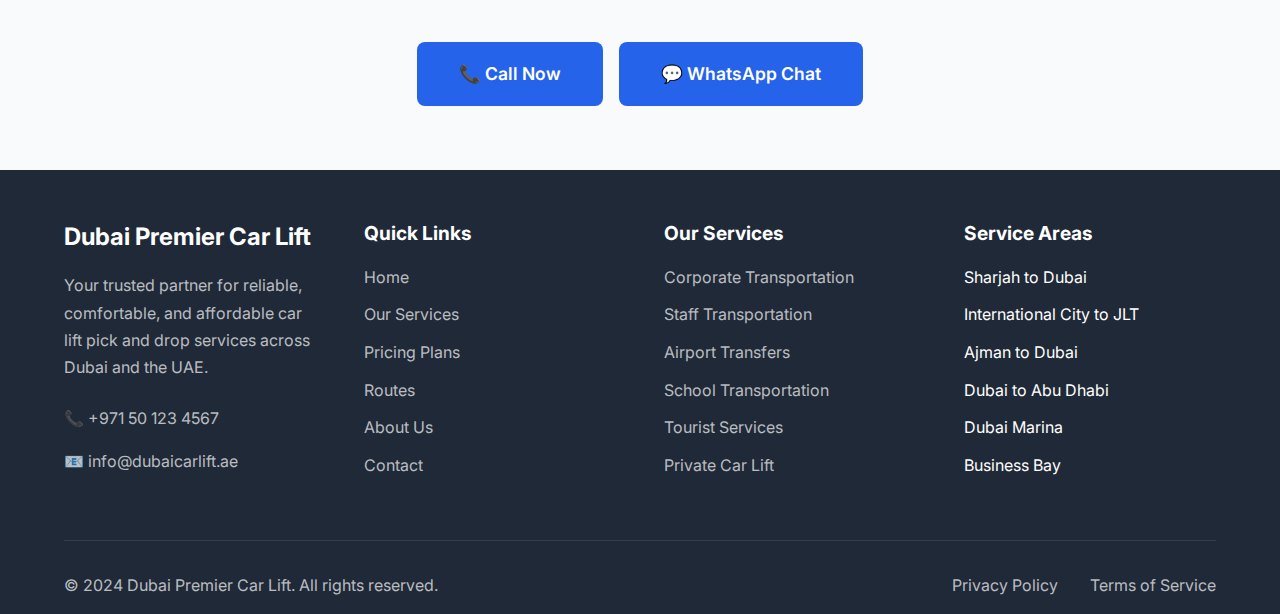
<file: contact.html>
<!DOCTYPE html>
<html lang="en">
<head>
    <meta charset="UTF-8">
    <meta name="viewport" content="width=device-width, initial-scale=1.0">
    <meta name="description" content="Contact Dubai Premier Car Lift for reliable transportation services. Call us, WhatsApp, or fill out our form. We're here to help 24/7.">
    <title>Contact Us - Dubai Premier Car Lift | Get Your Free Quote</title>
    <link rel="stylesheet" href="styles.css">
    <link href="https://fonts.googleapis.com/css2?family=Inter:wght@300;400;500;600;700;800&display=swap" rel="stylesheet">
</head>
<body>
    <header class="header" id="header">
        <nav class="nav container">
            <div class="nav-logo">
                <h2>Dubai Premier <span>Car Lift</span></h2>
            </div>
            <div class="nav-menu" id="nav-menu">
                <ul class="nav-list">
                    <li><a href="index.html" class="nav-link">Home</a></li>
                    <li><a href="services.html" class="nav-link">Services</a></li>
                    <li><a href="pricing.html" class="nav-link">Pricing</a></li>
                    <li><a href="routes.html" class="nav-link">Routes</a></li>
                    <li><a href="about.html" class="nav-link">About</a></li>
                    <li><a href="contact.html" class="nav-link active">Contact</a></li>
                </ul>
            </div>
            <div class="nav-actions">
                <a href="tel:+971501234567" class="btn-call">Call Now</a>
                <div class="nav-toggle" id="nav-toggle">
                    <span></span><span></span><span></span>
                </div>
            </div>
        </nav>
    </header>

    <section class="page-header">
        <div class="container">
            <h1>Get in Touch</h1>
            <p>We're here to help. Contact us for bookings, quotes, or any questions.</p>
        </div>
    </section>

    <section class="contact section">
        <div class="container">
            <div class="contact-grid">
                <div class="contact-info">
                    <div class="contact-info-card">
                        <h3>📞 Call Us</h3>
                        <p><a href="tel:+971501234567">+971 50 123 4567</a></p>
                        <p>Available 24/7 for bookings and support</p>
                    </div>

                    <div class="contact-info-card">
                        <h3>💬 WhatsApp</h3>
                        <p><a href="https://wa.me/971501234567">+971 50 123 4567</a></p>
                        <p>Quick responses via WhatsApp</p>
                    </div>

                    <div class="contact-info-card">
                        <h3>✉️ Email Us</h3>
                        <p><a href="mailto:info@dubaicarlift.ae">info@dubaicarlift.ae</a></p>
                        <p>We'll respond within 24 hours</p>
                    </div>

                    <div class="contact-info-card">
                        <h3>📍 Office Location</h3>
                        <p>Business Bay, Dubai, UAE</p>
                        <p>Sunday - Thursday: 8 AM - 6 PM</p>
                    </div>

                    <div class="contact-info-card">
                        <h3>⏰ Service Hours</h3>
                        <p>24/7 Transportation Service</p>
                        <p>Early morning and late night pickups available</p>
                    </div>
                </div>

                <div class="contact-form-wrapper">
                    <h2>Request a Quote</h2>
                    <p style="color: var(--text-light); margin-bottom: 2rem;">Fill out the form below and we'll get back to you with a customized quote.</p>
                    
                    <form id="contact-form">
                        <div class="form-group">
                            <label for="name">Full Name *</label>
                            <input type="text" id="name" required placeholder="Your name">
                        </div>

                        <div class="form-group">
                            <label for="email">Email Address *</label>
                            <input type="email" id="email" required placeholder="your.email@example.com">
                        </div>

                        <div class="form-group">
                            <label for="phone">Phone Number *</label>
                            <input type="tel" id="phone" required placeholder="+971 XX XXX XXXX">
                        </div>

                        <div class="form-group">
                            <label for="service">Service Type</label>
                            <select id="service">
                                <option value="">Select a service</option>
                                <option value="corporate">Corporate Transportation</option>
                                <option value="staff">Staff Transportation</option>
                                <option value="airport">Airport Transfer</option>
                                <option value="school">School Transportation</option>
                                <option value="tourist">Tourist Service</option>
                                <option value="private">Private Car Lift</option>
                                <option value="monthly">Monthly Subscription</option>
                                <option value="other">Other</option>
                            </select>
                        </div>

                        <div class="form-group">
                            <label for="route">Route (if applicable)</label>
                            <input type="text" id="route" placeholder="e.g., Sharjah to Business Bay">
                        </div>

                        <div class="form-group">
                            <label for="message">Additional Details *</label>
                            <textarea id="message" required placeholder="Tell us about your requirements, preferred timings, number of passengers, etc."></textarea>
                        </div>

                        <button type="submit" class="btn btn-primary" style="width: 100%;">Submit Request</button>
                    </form>
                </div>
            </div>
        </div>
    </section>

    <section class="quick-contact section bg-light">
        <div class="container">
            <div class="section-header">
                <h2>Need Immediate Assistance?</h2>
                <p>Our team is ready to help you right now</p>
            </div>
            <div style="display: flex; gap: 1rem; justify-content: center; flex-wrap: wrap;">
                <a href="tel:+971501234567" class="btn btn-primary btn-lg">📞 Call Now</a>
                <a href="https://wa.me/971501234567" class="btn btn-primary btn-lg">💬 WhatsApp Chat</a>
            </div>
        </div>
    </section>

    <footer class="footer">
        <div class="container">
            <div class="footer-grid">
                <div class="footer-col">
                    <h3>Dubai Premier Car Lift</h3>
                    <p>Your trusted partner for reliable, comfortable, and affordable car lift pick and drop services across Dubai and the UAE.</p>
                    <div class="footer-contact">
                        <p>📞 <a href="tel:+971501234567">+971 50 123 4567</a></p>
                        <p>📧 <a href="mailto:info@dubaicarift.ae">info@dubaicarlift.ae</a></p>
                    </div>
                </div>
                <div class="footer-col">
                    <h4>Quick Links</h4>
                    <ul>
                        <li><a href="index.html">Home</a></li>
                        <li><a href="services.html">Our Services</a></li>
                        <li><a href="pricing.html">Pricing Plans</a></li>
                        <li><a href="routes.html">Routes</a></li>
                        <li><a href="about.html">About Us</a></li>
                        <li><a href="contact.html">Contact</a></li>
                    </ul>
                </div>
                <div class="footer-col">
                    <h4>Our Services</h4>
                    <ul>
                        <li><a href="services.html#corporate">Corporate Transportation</a></li>
                        <li><a href="services.html#staff">Staff Transportation</a></li>
                        <li><a href="services.html#airport">Airport Transfers</a></li>
                        <li><a href="services.html#school">School Transportation</a></li>
                        <li><a href="services.html#tourist">Tourist Services</a></li>
                        <li><a href="services.html#private">Private Car Lift</a></li>
                    </ul>
                </div>
                <div class="footer-col">
                    <h4>Service Areas</h4>
                    <ul>
                        <li>Sharjah to Dubai</li>
                        <li>International City to JLT</li>
                        <li>Ajman to Dubai</li>
                        <li>Dubai to Abu Dhabi</li>
                        <li>Dubai Marina</li>
                        <li>Business Bay</li>
                    </ul>
                </div>
            </div>
            <div class="footer-bottom">
                <p>&copy; 2024 Dubai Premier Car Lift. All rights reserved.</p>
                <div class="footer-links">
                    <a href="#">Privacy Policy</a>
                    <a href="#">Terms of Service</a>
                </div>
            </div>
        </div>
    </footer>

    <script src="script.js"></script>
</body>
</html>
</file>
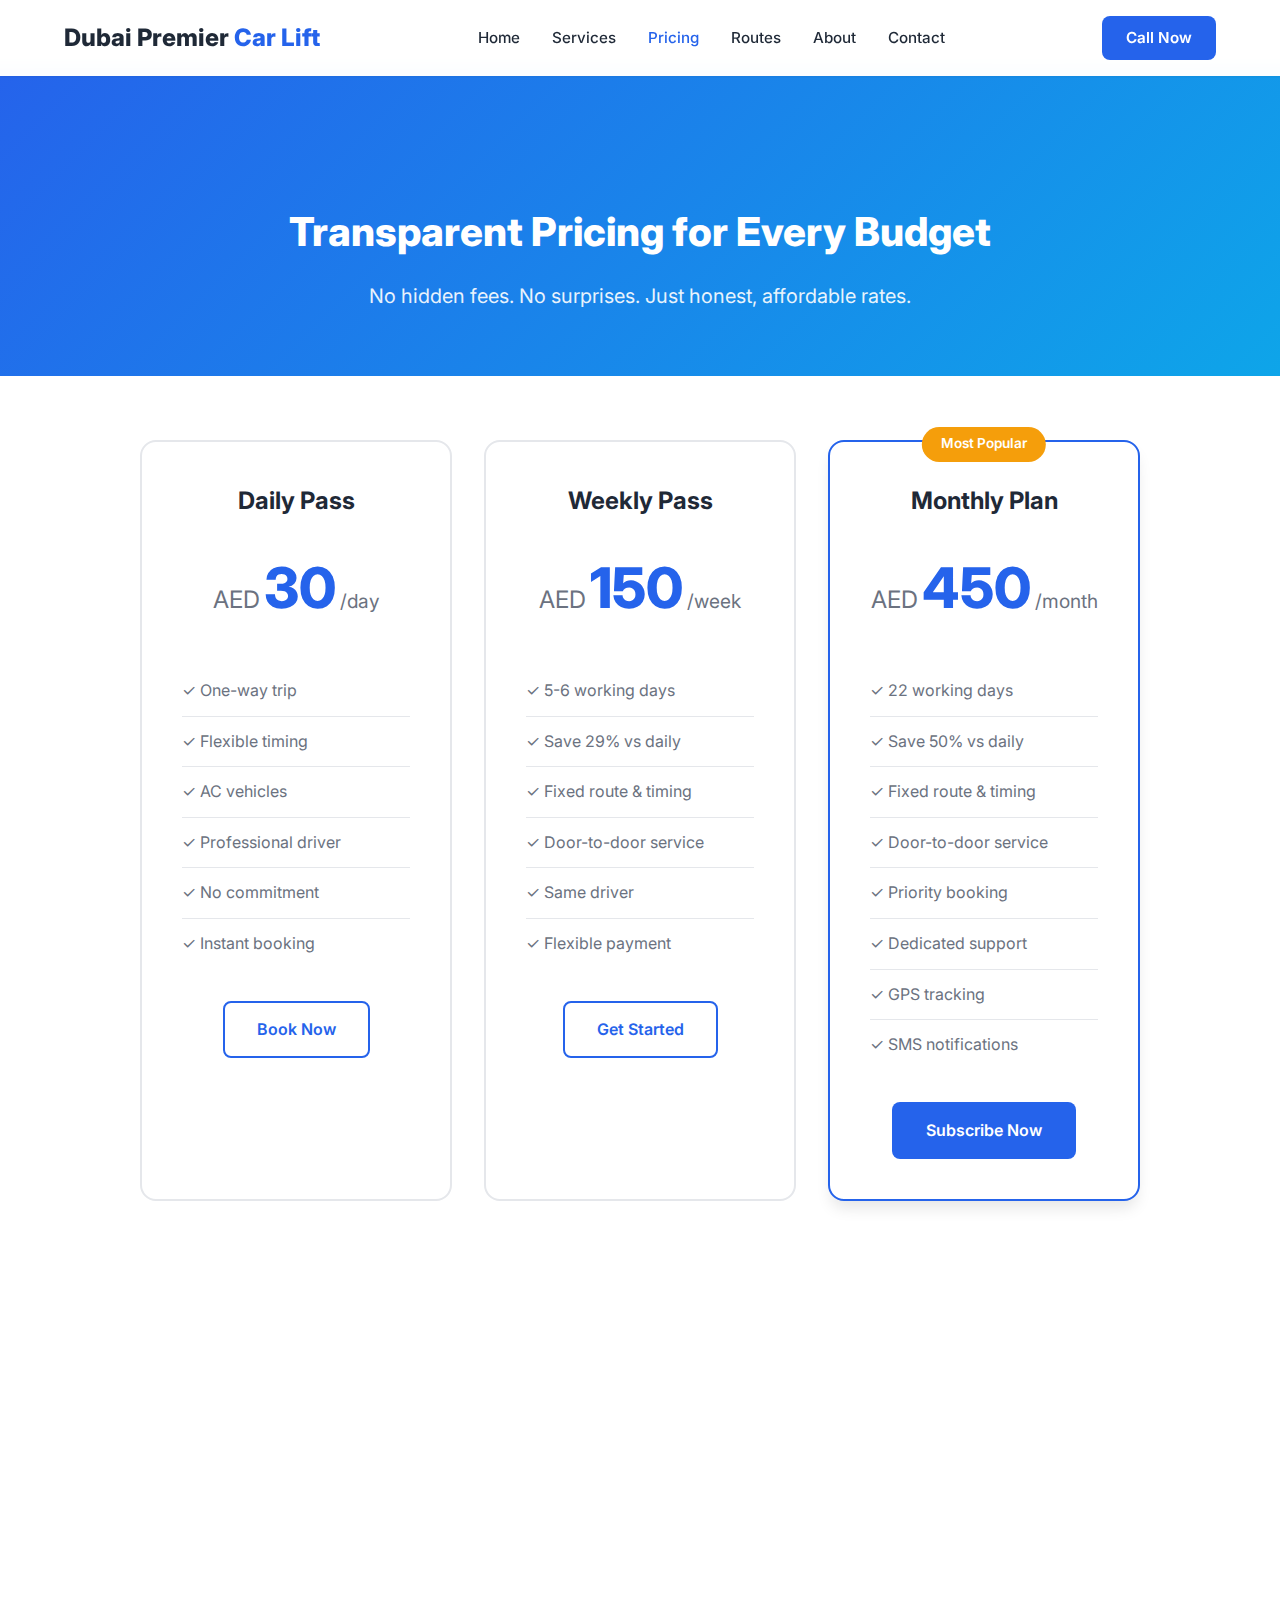
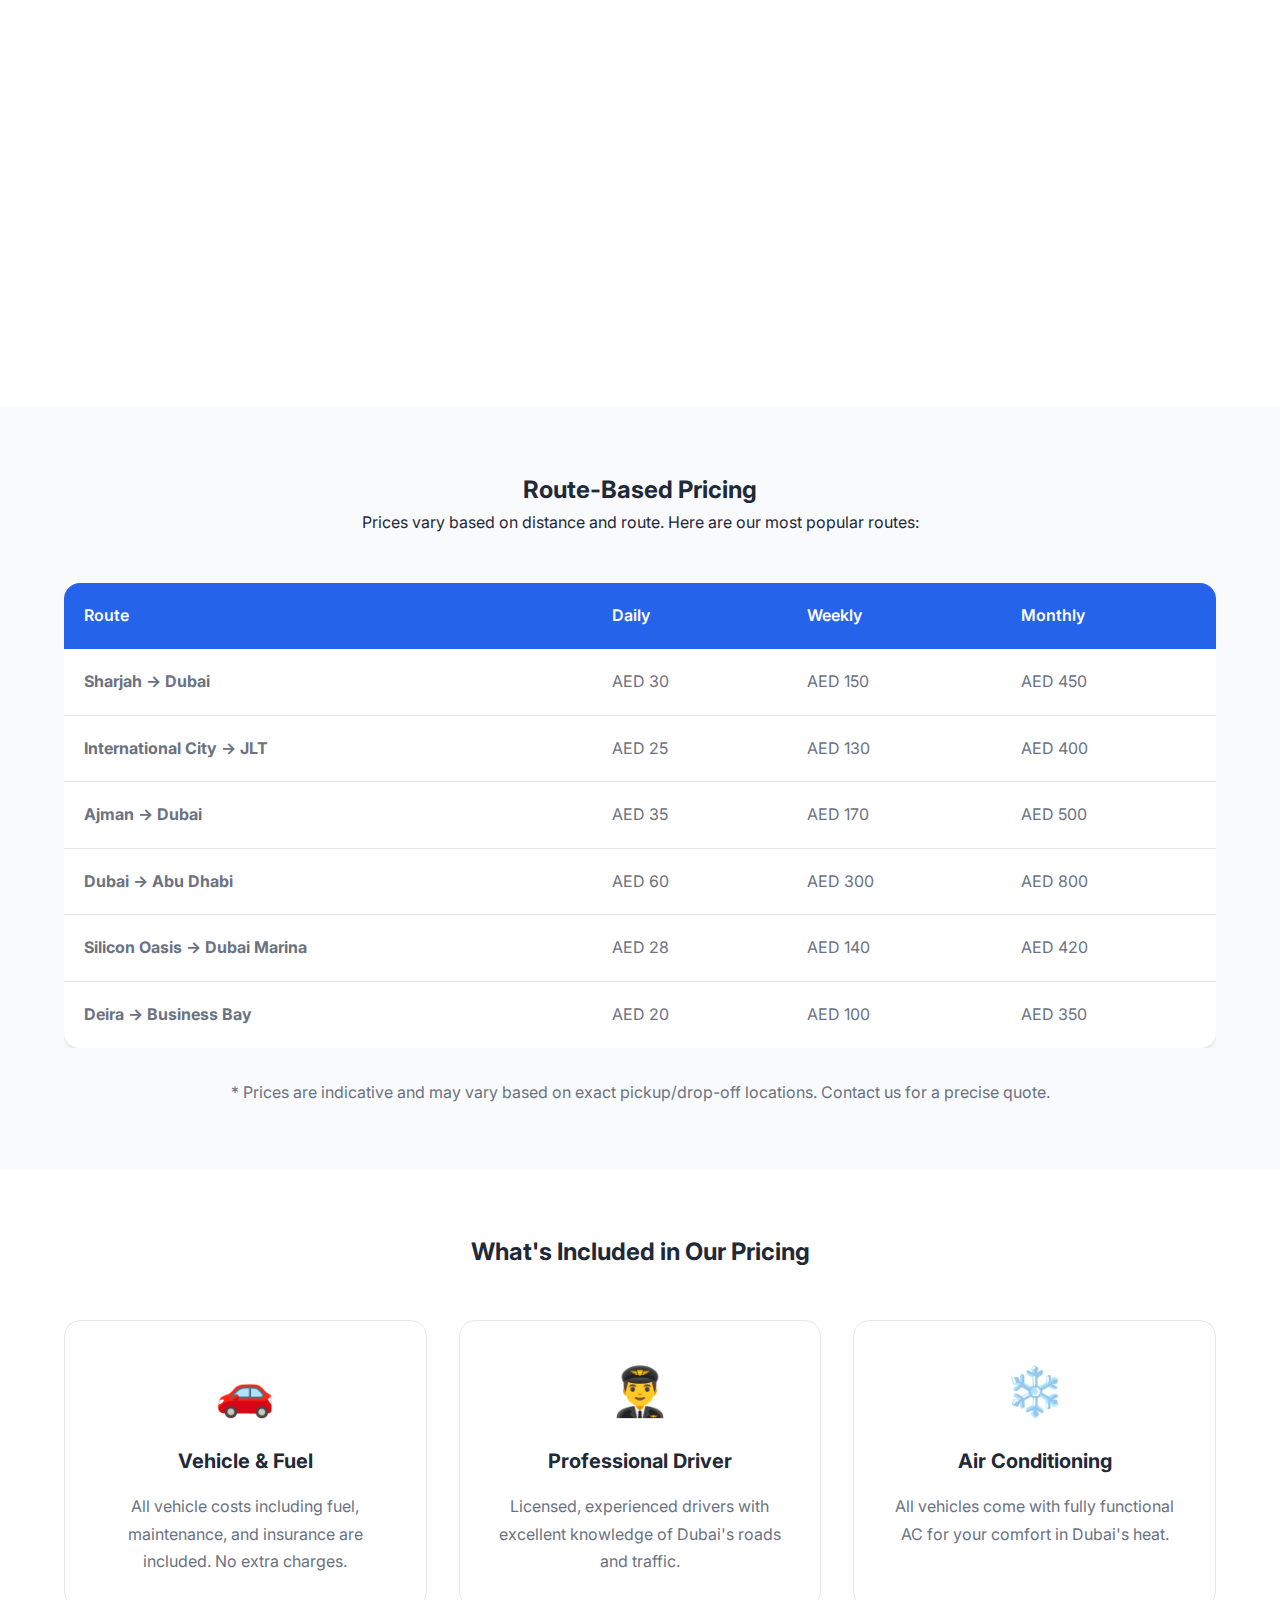
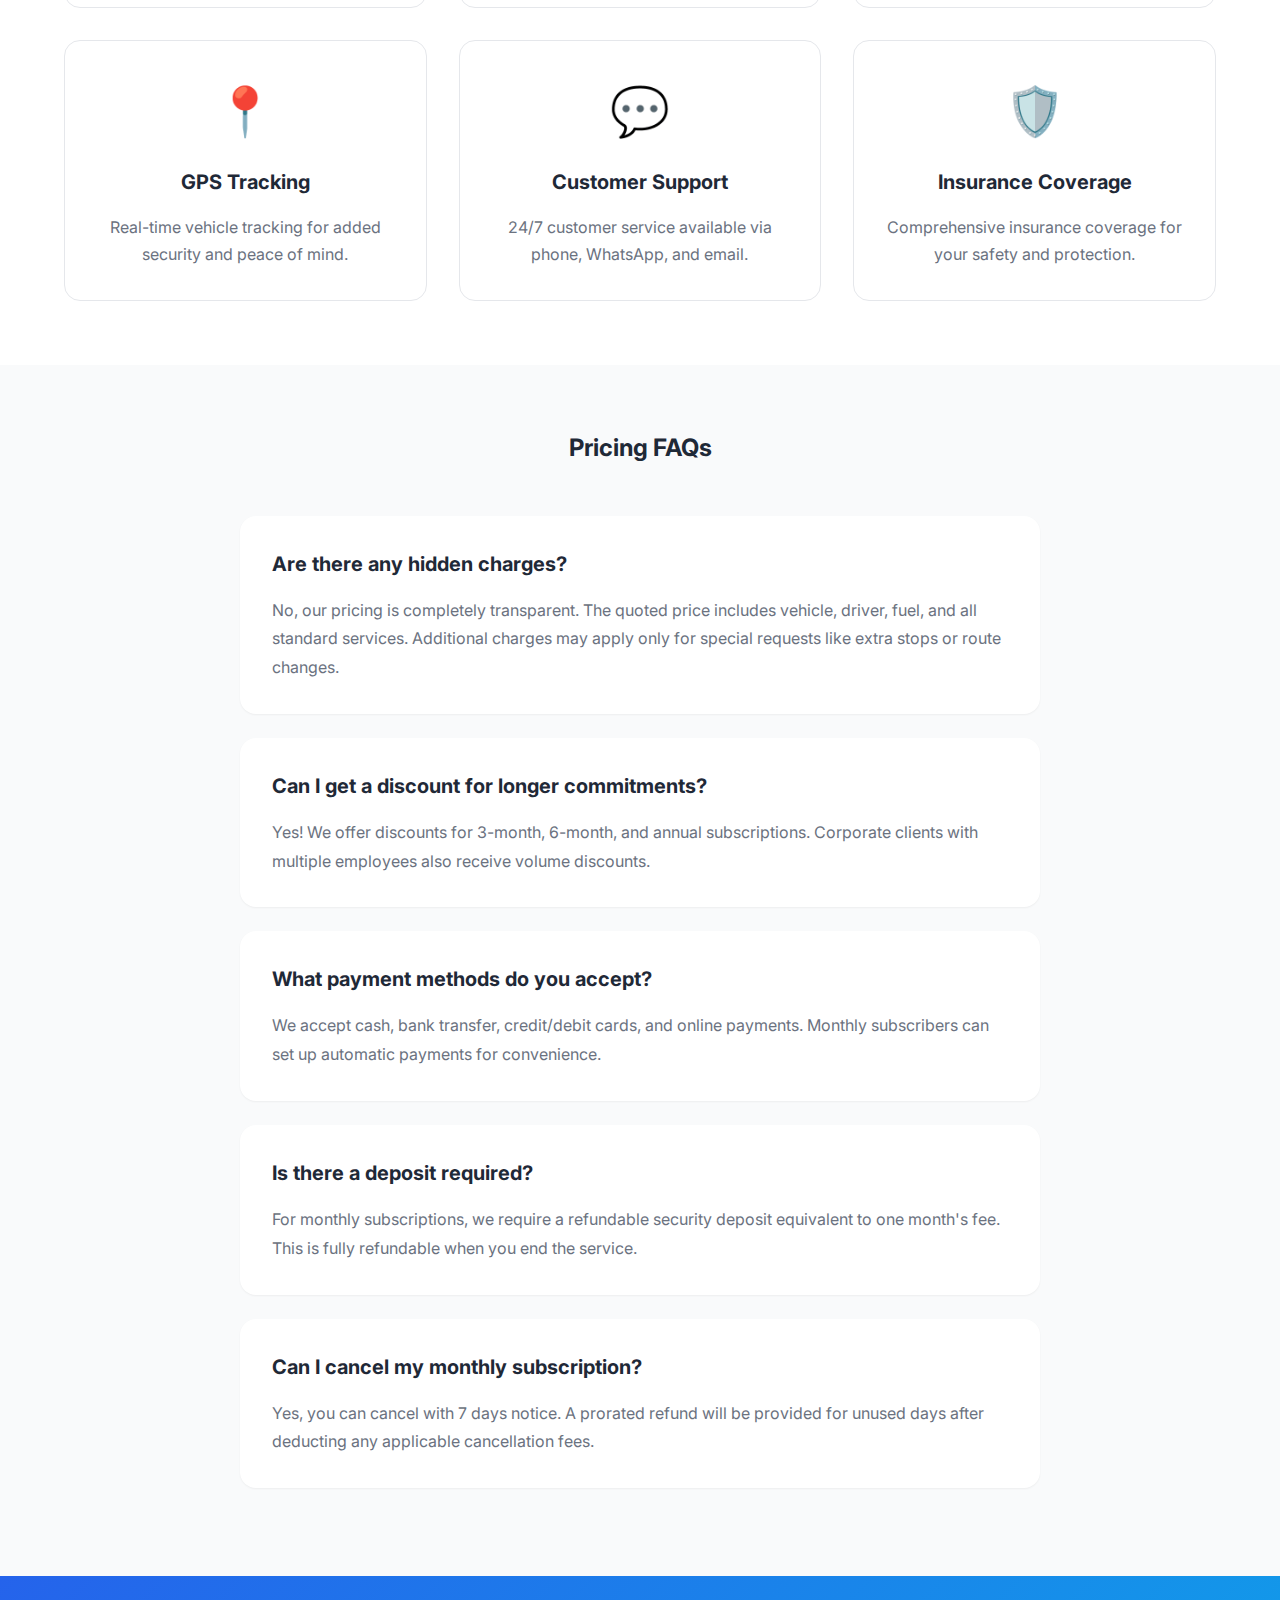
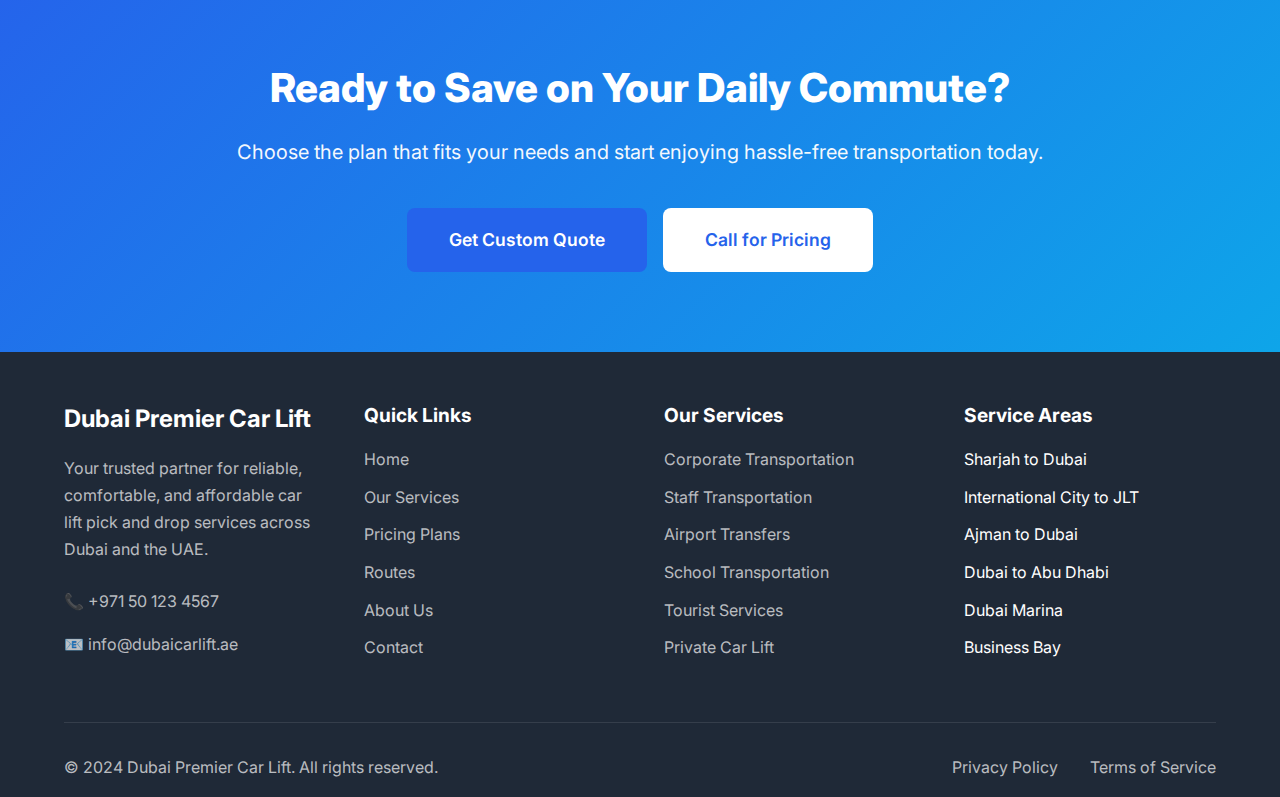
<file: pricing.html>
<!DOCTYPE html>
<html lang="en">
<head>
    <meta charset="UTF-8">
    <meta name="viewport" content="width=device-width, initial-scale=1.0">
    <meta name="description" content="Transparent pricing for car lift services in Dubai. Daily, weekly, and monthly packages available. Affordable rates for Sharjah to Dubai, International City to JLT routes.">
    <meta name="keywords" content="car lift Dubai price, monthly car lift cost, Dubai transport pricing, cheap car lift Dubai">
    <title>Pricing - Affordable Car Lift Packages Dubai | Monthly & Daily Rates</title>
    <link rel="stylesheet" href="styles.css">
    <link href="https://fonts.googleapis.com/css2?family=Inter:wght@300;400;500;600;700;800&display=swap" rel="stylesheet">
</head>
<body>
    <header class="header" id="header">
        <nav class="nav container">
            <div class="nav-logo">
                <h2>Dubai Premier <span>Car Lift</span></h2>
            </div>
            <div class="nav-menu" id="nav-menu">
                <ul class="nav-list">
                    <li><a href="index.html" class="nav-link">Home</a></li>
                    <li><a href="services.html" class="nav-link">Services</a></li>
                    <li><a href="pricing.html" class="nav-link active">Pricing</a></li>
                    <li><a href="routes.html" class="nav-link">Routes</a></li>
                    <li><a href="about.html" class="nav-link">About</a></li>
                    <li><a href="contact.html" class="nav-link">Contact</a></li>
                </ul>
            </div>
            <div class="nav-actions">
                <a href="tel:+971501234567" class="btn-call">Call Now</a>
                <div class="nav-toggle" id="nav-toggle">
                    <span></span><span></span><span></span>
                </div>
            </div>
        </nav>
    </header>

    <section class="page-header">
        <div class="container">
            <h1>Transparent Pricing for Every Budget</h1>
            <p>No hidden fees. No surprises. Just honest, affordable rates.</p>
        </div>
    </section>

    <section class="pricing section">
        <div class="container">
            <div class="pricing-grid">
                <div class="pricing-card">
                    <div class="pricing-header">
                        <h3>Daily Pass</h3>
                        <div class="price">
                            <span class="currency">AED</span>
                            <span class="amount">30</span>
                            <span class="period">/day</span>
                        </div>
                    </div>
                    <ul class="pricing-features">
                        <li>✓ One-way trip</li>
                        <li>✓ Flexible timing</li>
                        <li>✓ AC vehicles</li>
                        <li>✓ Professional driver</li>
                        <li>✓ No commitment</li>
                        <li>✓ Instant booking</li>
                    </ul>
                    <a href="contact.html" class="btn btn-outline">Book Now</a>
                </div>

                <div class="pricing-card">
                    <div class="pricing-header">
                        <h3>Weekly Pass</h3>
                        <div class="price">
                            <span class="currency">AED</span>
                            <span class="amount">150</span>
                            <span class="period">/week</span>
                        </div>
                    </div>
                    <ul class="pricing-features">
                        <li>✓ 5-6 working days</li>
                        <li>✓ Save 29% vs daily</li>
                        <li>✓ Fixed route & timing</li>
                        <li>✓ Door-to-door service</li>
                        <li>✓ Same driver</li>
                        <li>✓ Flexible payment</li>
                    </ul>
                    <a href="contact.html" class="btn btn-outline">Get Started</a>
                </div>

                <div class="pricing-card featured">
                    <div class="popular-badge">Most Popular</div>
                    <div class="pricing-header">
                        <h3>Monthly Plan</h3>
                        <div class="price">
                            <span class="currency">AED</span>
                            <span class="amount">450</span>
                            <span class="period">/month</span>
                        </div>
                    </div>
                    <ul class="pricing-features">
                        <li>✓ 22 working days</li>
                        <li>✓ Save 50% vs daily</li>
                        <li>✓ Fixed route & timing</li>
                        <li>✓ Door-to-door service</li>
                        <li>✓ Priority booking</li>
                        <li>✓ Dedicated support</li>
                        <li>✓ GPS tracking</li>
                        <li>✓ SMS notifications</li>
                    </ul>
                    <a href="contact.html" class="btn btn-primary">Subscribe Now</a>
                </div>

                <div class="pricing-card">
                    <div class="pricing-header">
                        <h3>Corporate</h3>
                        <div class="price">
                            <span class="currency">Custom</span>
                        </div>
                    </div>
                    <ul class="pricing-features">
                        <li>✓ Multiple employees</li>
                        <li>✓ Customized routes</li>
                        <li>✓ Dedicated vehicles</li>
                        <li>✓ Monthly invoicing</li>
                        <li>✓ Account manager</li>
                        <li>✓ Flexible contracts</li>
                        <li>✓ Volume discounts</li>
                        <li>✓ 24/7 support</li>
                    </ul>
                    <a href="contact.html" class="btn btn-outline">Contact Sales</a>
                </div>
            </div>
        </div>
    </section>

    <section class="route-pricing section bg-light">
        <div class="container">
            <div class="section-header">
                <h2>Route-Based Pricing</h2>
                <p>Prices vary based on distance and route. Here are our most popular routes:</p>
            </div>
            <div class="price-table">
                <table>
                    <thead>
                        <tr>
                            <th>Route</th>
                            <th>Daily</th>
                            <th>Weekly</th>
                            <th>Monthly</th>
                        </tr>
                    </thead>
                    <tbody>
                        <tr>
                            <td><strong>Sharjah → Dubai</strong></td>
                            <td>AED 30</td>
                            <td>AED 150</td>
                            <td>AED 450</td>
                        </tr>
                        <tr>
                            <td><strong>International City → JLT</strong></td>
                            <td>AED 25</td>
                            <td>AED 130</td>
                            <td>AED 400</td>
                        </tr>
                        <tr>
                            <td><strong>Ajman → Dubai</strong></td>
                            <td>AED 35</td>
                            <td>AED 170</td>
                            <td>AED 500</td>
                        </tr>
                        <tr>
                            <td><strong>Dubai → Abu Dhabi</strong></td>
                            <td>AED 60</td>
                            <td>AED 300</td>
                            <td>AED 800</td>
                        </tr>
                        <tr>
                            <td><strong>Silicon Oasis → Dubai Marina</strong></td>
                            <td>AED 28</td>
                            <td>AED 140</td>
                            <td>AED 420</td>
                        </tr>
                        <tr>
                            <td><strong>Deira → Business Bay</strong></td>
                            <td>AED 20</td>
                            <td>AED 100</td>
                            <td>AED 350</td>
                        </tr>
                    </tbody>
                </table>
            </div>
            <p style="text-align: center; margin-top: 2rem; color: var(--text-light);">
                * Prices are indicative and may vary based on exact pickup/drop-off locations. Contact us for a precise quote.
            </p>
        </div>
    </section>

    <section class="pricing-info section">
        <div class="container">
            <div class="section-header">
                <h2>What's Included in Our Pricing</h2>
            </div>
            <div class="info-grid">
                <div class="info-card">
                    <div class="info-icon">🚗</div>
                    <h3>Vehicle & Fuel</h3>
                    <p>All vehicle costs including fuel, maintenance, and insurance are included. No extra charges.</p>
                </div>
                <div class="info-card">
                    <div class="info-icon">👨‍✈️</div>
                    <h3>Professional Driver</h3>
                    <p>Licensed, experienced drivers with excellent knowledge of Dubai's roads and traffic.</p>
                </div>
                <div class="info-card">
                    <div class="info-icon">❄️</div>
                    <h3>Air Conditioning</h3>
                    <p>All vehicles come with fully functional AC for your comfort in Dubai's heat.</p>
                </div>
                <div class="info-card">
                    <div class="info-icon">📍</div>
                    <h3>GPS Tracking</h3>
                    <p>Real-time vehicle tracking for added security and peace of mind.</p>
                </div>
                <div class="info-card">
                    <div class="info-icon">💬</div>
                    <h3>Customer Support</h3>
                    <p>24/7 customer service available via phone, WhatsApp, and email.</p>
                </div>
                <div class="info-card">
                    <div class="info-icon">🛡️</div>
                    <h3>Insurance Coverage</h3>
                    <p>Comprehensive insurance coverage for your safety and protection.</p>
                </div>
            </div>
        </div>
    </section>

    <section class="faqs section bg-light">
        <div class="container">
            <div class="section-header">
                <h2>Pricing FAQs</h2>
            </div>
            <div class="faq-list">
                <div class="faq-item">
                    <h3>Are there any hidden charges?</h3>
                    <p>No, our pricing is completely transparent. The quoted price includes vehicle, driver, fuel, and all standard services. Additional charges may apply only for special requests like extra stops or route changes.</p>
                </div>
                <div class="faq-item">
                    <h3>Can I get a discount for longer commitments?</h3>
                    <p>Yes! We offer discounts for 3-month, 6-month, and annual subscriptions. Corporate clients with multiple employees also receive volume discounts.</p>
                </div>
                <div class="faq-item">
                    <h3>What payment methods do you accept?</h3>
                    <p>We accept cash, bank transfer, credit/debit cards, and online payments. Monthly subscribers can set up automatic payments for convenience.</p>
                </div>
                <div class="faq-item">
                    <h3>Is there a deposit required?</h3>
                    <p>For monthly subscriptions, we require a refundable security deposit equivalent to one month's fee. This is fully refundable when you end the service.</p>
                </div>
                <div class="faq-item">
                    <h3>Can I cancel my monthly subscription?</h3>
                    <p>Yes, you can cancel with 7 days notice. A prorated refund will be provided for unused days after deducting any applicable cancellation fees.</p>
                </div>
            </div>
        </div>
    </section>

    <section class="cta-section">
        <div class="container">
            <div class="cta-content">
                <h2>Ready to Save on Your Daily Commute?</h2>
                <p>Choose the plan that fits your needs and start enjoying hassle-free transportation today.</p>
                <div class="cta-buttons">
                    <a href="contact.html" class="btn btn-primary btn-lg">Get Custom Quote</a>
                    <a href="tel:+971501234567" class="btn btn-white btn-lg">Call for Pricing</a>
                </div>
            </div>
        </div>
    </section>

    <footer class="footer">
        <div class="container">
            <div class="footer-grid">
                <div class="footer-col">
                    <h3>Dubai Premier Car Lift</h3>
                    <p>Your trusted partner for reliable, comfortable, and affordable car lift pick and drop services across Dubai and the UAE.</p>
                    <div class="footer-contact">
                        <p>📞 <a href="tel:+971501234567">+971 50 123 4567</a></p>
                        <p>📧 <a href="mailto:info@dubaicarift.ae">info@dubaicarlift.ae</a></p>
                    </div>
                </div>
                <div class="footer-col">
                    <h4>Quick Links</h4>
                    <ul>
                        <li><a href="index.html">Home</a></li>
                        <li><a href="services.html">Our Services</a></li>
                        <li><a href="pricing.html">Pricing Plans</a></li>
                        <li><a href="routes.html">Routes</a></li>
                        <li><a href="about.html">About Us</a></li>
                        <li><a href="contact.html">Contact</a></li>
                    </ul>
                </div>
                <div class="footer-col">
                    <h4>Our Services</h4>
                    <ul>
                        <li><a href="services.html#corporate">Corporate Transportation</a></li>
                        <li><a href="services.html#staff">Staff Transportation</a></li>
                        <li><a href="services.html#airport">Airport Transfers</a></li>
                        <li><a href="services.html#school">School Transportation</a></li>
                        <li><a href="services.html#tourist">Tourist Services</a></li>
                        <li><a href="services.html#private">Private Car Lift</a></li>
                    </ul>
                </div>
                <div class="footer-col">
                    <h4>Service Areas</h4>
                    <ul>
                        <li>Sharjah to Dubai</li>
                        <li>International City to JLT</li>
                        <li>Ajman to Dubai</li>
                        <li>Dubai to Abu Dhabi</li>
                        <li>Dubai Marina</li>
                        <li>Business Bay</li>
                    </ul>
                </div>
            </div>
            <div class="footer-bottom">
                <p>&copy; 2024 Dubai Premier Car Lift. All rights reserved.</p>
                <div class="footer-links">
                    <a href="#">Privacy Policy</a>
                    <a href="#">Terms of Service</a>
                </div>
            </div>
        </div>
    </footer>

    <script src="script.js"></script>
</body>
</html>
</file>
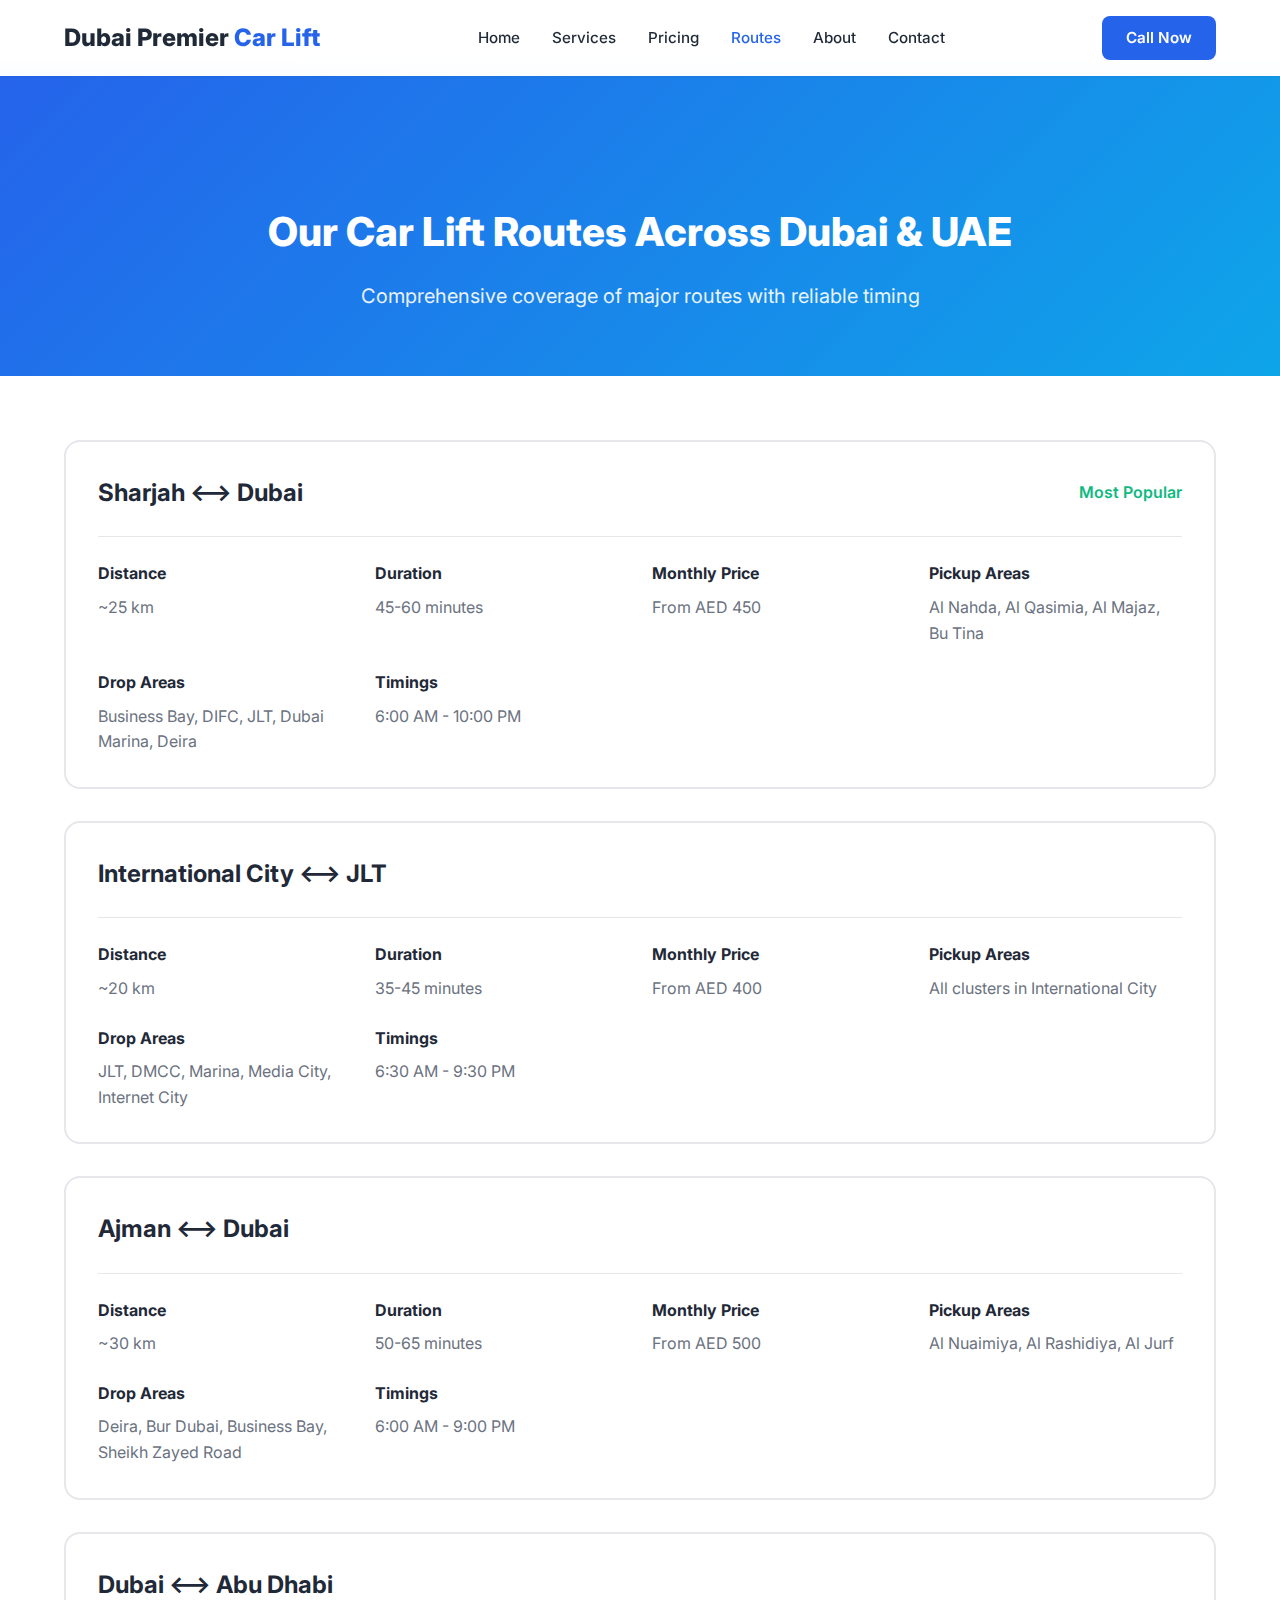
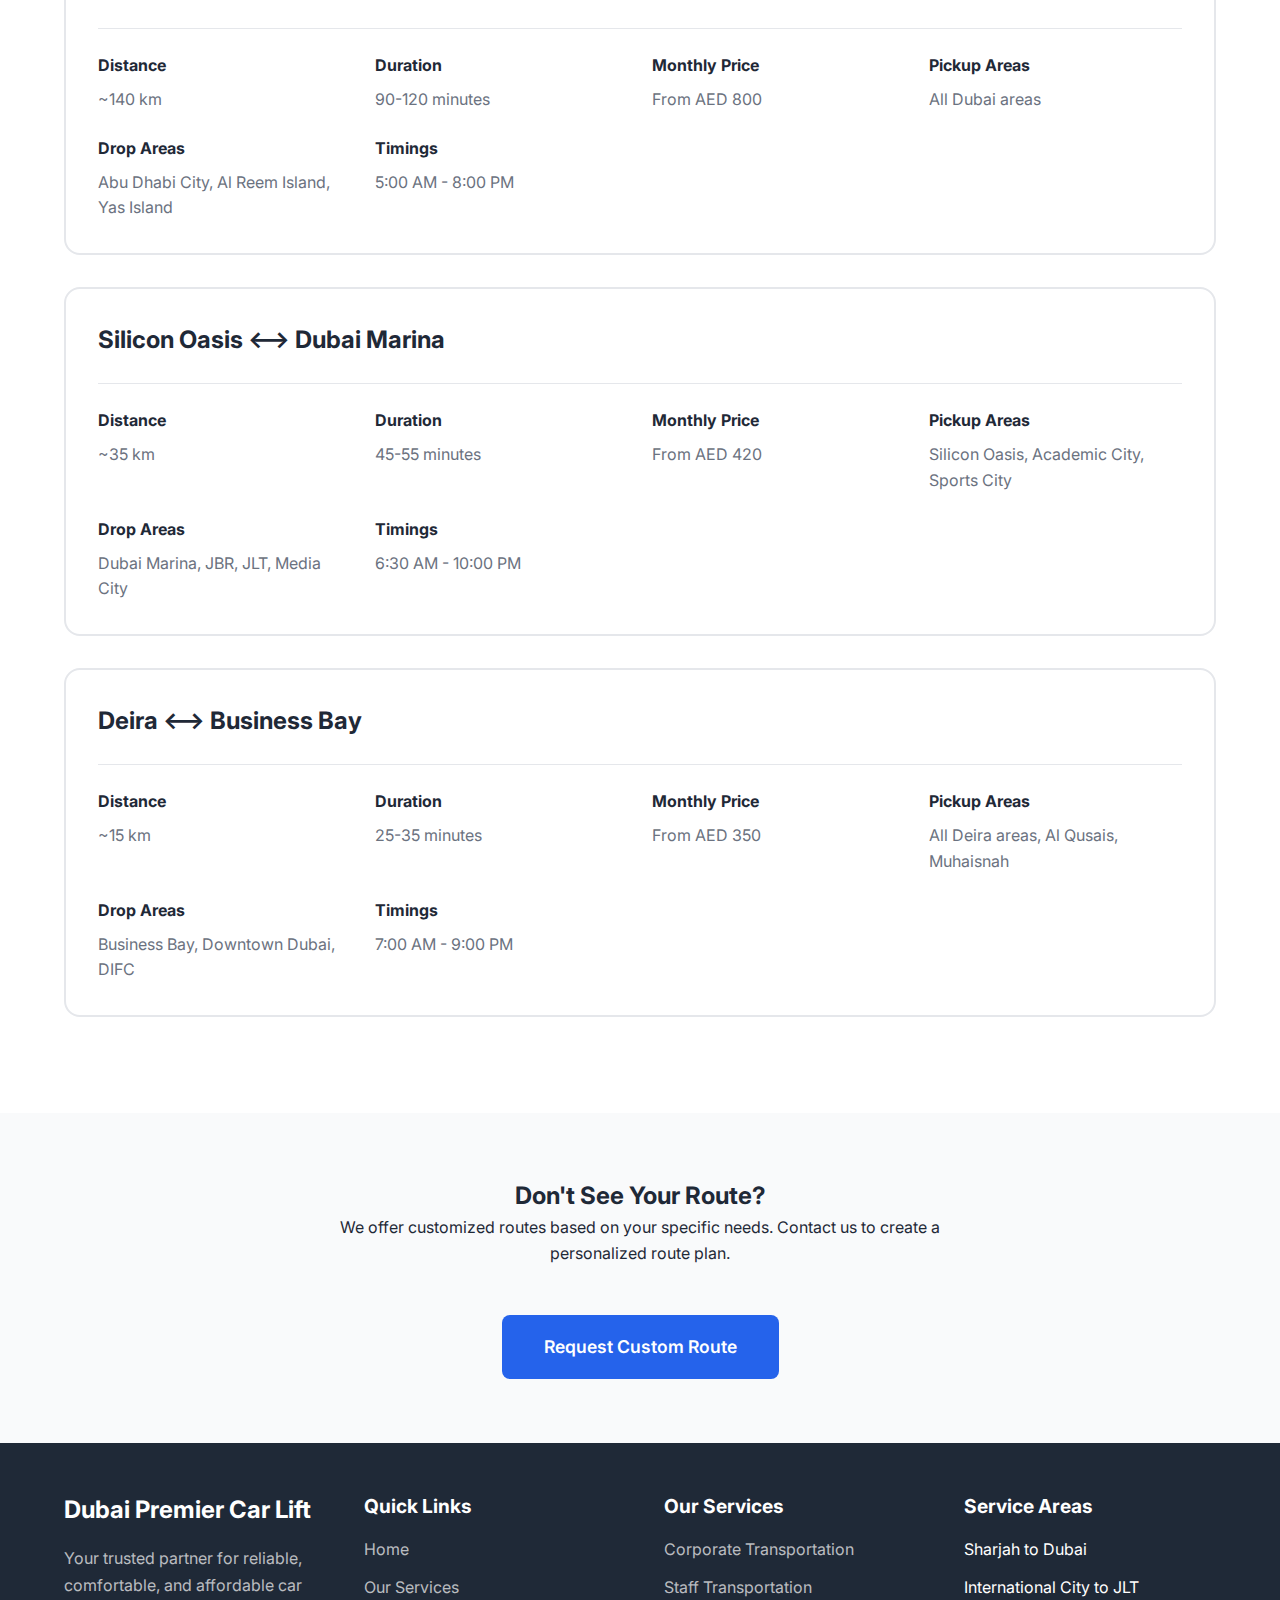
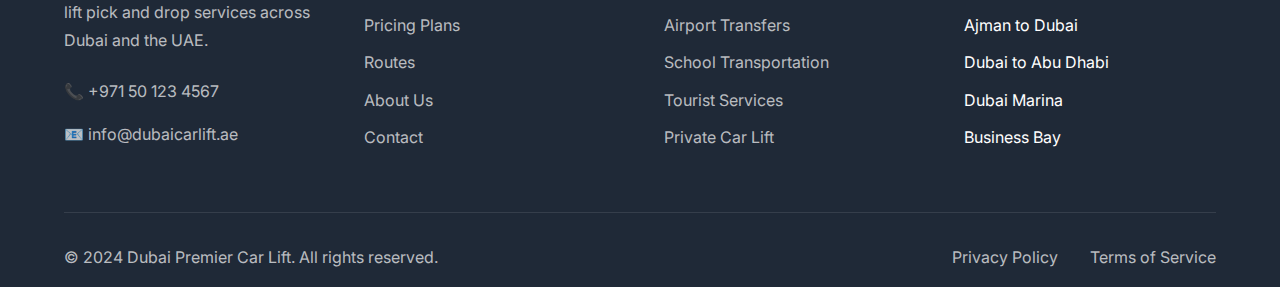
<file: routes.html>
<!DOCTYPE html>
<html lang="en">
<head>
    <meta charset="UTF-8">
    <meta name="viewport" content="width=device-width, initial-scale=1.0">
    <meta name="description" content="Car lift routes in Dubai - Sharjah to Dubai, International City to JLT, Ajman to Dubai. View all available routes and timings.">
    <title>Routes - Car Lift Pick and Drop Service Dubai | All Major Routes</title>
    <link rel="stylesheet" href="styles.css">
    <link href="https://fonts.googleapis.com/css2?family=Inter:wght@300;400;500;600;700;800&display=swap" rel="stylesheet">
</head>
<body>
    <header class="header" id="header">
        <nav class="nav container">
            <div class="nav-logo">
                <h2>Dubai Premier <span>Car Lift</span></h2>
            </div>
            <div class="nav-menu" id="nav-menu">
                <ul class="nav-list">
                    <li><a href="index.html" class="nav-link">Home</a></li>
                    <li><a href="services.html" class="nav-link">Services</a></li>
                    <li><a href="pricing.html" class="nav-link">Pricing</a></li>
                    <li><a href="routes.html" class="nav-link active">Routes</a></li>
                    <li><a href="about.html" class="nav-link">About</a></li>
                    <li><a href="contact.html" class="nav-link">Contact</a></li>
                </ul>
            </div>
            <div class="nav-actions">
                <a href="tel:+971501234567" class="btn-call">Call Now</a>
                <div class="nav-toggle" id="nav-toggle">
                    <span></span><span></span><span></span>
                </div>
            </div>
        </nav>
    </header>

    <section class="page-header">
        <div class="container">
            <h1>Our Car Lift Routes Across Dubai & UAE</h1>
            <p>Comprehensive coverage of major routes with reliable timing</p>
        </div>
    </section>

    <section class="routes-detail section">
        <div class="container">
            <div class="route-detail-card">
                <div class="route-detail-header">
                    <h2 class="route-title">Sharjah ⟷ Dubai</h2>
                    <span style="color: var(--success-color); font-weight: 600;">Most Popular</span>
                </div>
                <div class="route-detail-content">
                    <div class="route-info-item">
                        <strong>Distance</strong>
                        <span>~25 km</span>
                    </div>
                    <div class="route-info-item">
                        <strong>Duration</strong>
                        <span>45-60 minutes</span>
                    </div>
                    <div class="route-info-item">
                        <strong>Monthly Price</strong>
                        <span>From AED 450</span>
                    </div>
                    <div class="route-info-item">
                        <strong>Pickup Areas</strong>
                        <span>Al Nahda, Al Qasimia, Al Majaz, Bu Tina</span>
                    </div>
                    <div class="route-info-item">
                        <strong>Drop Areas</strong>
                        <span>Business Bay, DIFC, JLT, Dubai Marina, Deira</span>
                    </div>
                    <div class="route-info-item">
                        <strong>Timings</strong>
                        <span>6:00 AM - 10:00 PM</span>
                    </div>
                </div>
            </div>

            <div class="route-detail-card">
                <div class="route-detail-header">
                    <h2 class="route-title">International City ⟷ JLT</h2>
                </div>
                <div class="route-detail-content">
                    <div class="route-info-item">
                        <strong>Distance</strong>
                        <span>~20 km</span>
                    </div>
                    <div class="route-info-item">
                        <strong>Duration</strong>
                        <span>35-45 minutes</span>
                    </div>
                    <div class="route-info-item">
                        <strong>Monthly Price</strong>
                        <span>From AED 400</span>
                    </div>
                    <div class="route-info-item">
                        <strong>Pickup Areas</strong>
                        <span>All clusters in International City</span>
                    </div>
                    <div class="route-info-item">
                        <strong>Drop Areas</strong>
                        <span>JLT, DMCC, Marina, Media City, Internet City</span>
                    </div>
                    <div class="route-info-item">
                        <strong>Timings</strong>
                        <span>6:30 AM - 9:30 PM</span>
                    </div>
                </div>
            </div>

            <div class="route-detail-card">
                <div class="route-detail-header">
                    <h2 class="route-title">Ajman ⟷ Dubai</h2>
                </div>
                <div class="route-detail-content">
                    <div class="route-info-item">
                        <strong>Distance</strong>
                        <span>~30 km</span>
                    </div>
                    <div class="route-info-item">
                        <strong>Duration</strong>
                        <span>50-65 minutes</span>
                    </div>
                    <div class="route-info-item">
                        <strong>Monthly Price</strong>
                        <span>From AED 500</span>
                    </div>
                    <div class="route-info-item">
                        <strong>Pickup Areas</strong>
                        <span>Al Nuaimiya, Al Rashidiya, Al Jurf</span>
                    </div>
                    <div class="route-info-item">
                        <strong>Drop Areas</strong>
                        <span>Deira, Bur Dubai, Business Bay, Sheikh Zayed Road</span>
                    </div>
                    <div class="route-info-item">
                        <strong>Timings</strong>
                        <span>6:00 AM - 9:00 PM</span>
                    </div>
                </div>
            </div>

            <div class="route-detail-card">
                <div class="route-detail-header">
                    <h2 class="route-title">Dubai ⟷ Abu Dhabi</h2>
                </div>
                <div class="route-detail-content">
                    <div class="route-info-item">
                        <strong>Distance</strong>
                        <span>~140 km</span>
                    </div>
                    <div class="route-info-item">
                        <strong>Duration</strong>
                        <span>90-120 minutes</span>
                    </div>
                    <div class="route-info-item">
                        <strong>Monthly Price</strong>
                        <span>From AED 800</span>
                    </div>
                    <div class="route-info-item">
                        <strong>Pickup Areas</strong>
                        <span>All Dubai areas</span>
                    </div>
                    <div class="route-info-item">
                        <strong>Drop Areas</strong>
                        <span>Abu Dhabi City, Al Reem Island, Yas Island</span>
                    </div>
                    <div class="route-info-item">
                        <strong>Timings</strong>
                        <span>5:00 AM - 8:00 PM</span>
                    </div>
                </div>
            </div>

            <div class="route-detail-card">
                <div class="route-detail-header">
                    <h2 class="route-title">Silicon Oasis ⟷ Dubai Marina</h2>
                </div>
                <div class="route-detail-content">
                    <div class="route-info-item">
                        <strong>Distance</strong>
                        <span>~35 km</span>
                    </div>
                    <div class="route-info-item">
                        <strong>Duration</strong>
                        <span>45-55 minutes</span>
                    </div>
                    <div class="route-info-item">
                        <strong>Monthly Price</strong>
                        <span>From AED 420</span>
                    </div>
                    <div class="route-info-item">
                        <strong>Pickup Areas</strong>
                        <span>Silicon Oasis, Academic City, Sports City</span>
                    </div>
                    <div class="route-info-item">
                        <strong>Drop Areas</strong>
                        <span>Dubai Marina, JBR, JLT, Media City</span>
                    </div>
                    <div class="route-info-item">
                        <strong>Timings</strong>
                        <span>6:30 AM - 10:00 PM</span>
                    </div>
                </div>
            </div>

            <div class="route-detail-card">
                <div class="route-detail-header">
                    <h2 class="route-title">Deira ⟷ Business Bay</h2>
                </div>
                <div class="route-detail-content">
                    <div class="route-info-item">
                        <strong>Distance</strong>
                        <span>~15 km</span>
                    </div>
                    <div class="route-info-item">
                        <strong>Duration</strong>
                        <span>25-35 minutes</span>
                    </div>
                    <div class="route-info-item">
                        <strong>Monthly Price</strong>
                        <span>From AED 350</span>
                    </div>
                    <div class="route-info-item">
                        <strong>Pickup Areas</strong>
                        <span>All Deira areas, Al Qusais, Muhaisnah</span>
                    </div>
                    <div class="route-info-item">
                        <strong>Drop Areas</strong>
                        <span>Business Bay, Downtown Dubai, DIFC</span>
                    </div>
                    <div class="route-info-item">
                        <strong>Timings</strong>
                        <span>7:00 AM - 9:00 PM</span>
                    </div>
                </div>
            </div>
        </div>
    </section>

    <section class="custom-route section bg-light">
        <div class="container">
            <div class="section-header">
                <h2>Don't See Your Route?</h2>
                <p>We offer customized routes based on your specific needs. Contact us to create a personalized route plan.</p>
            </div>
            <div style="text-align: center; margin-top: 2rem;">
                <a href="contact.html" class="btn btn-primary btn-lg">Request Custom Route</a>
            </div>
        </div>
    </section>

    <footer class="footer">
        <div class="container">
            <div class="footer-grid">
                <div class="footer-col">
                    <h3>Dubai Premier Car Lift</h3>
                    <p>Your trusted partner for reliable, comfortable, and affordable car lift pick and drop services across Dubai and the UAE.</p>
                    <div class="footer-contact">
                        <p>📞 <a href="tel:+971501234567">+971 50 123 4567</a></p>
                        <p>📧 <a href="mailto:info@dubaicarift.ae">info@dubaicarlift.ae</a></p>
                    </div>
                </div>
                <div class="footer-col">
                    <h4>Quick Links</h4>
                    <ul>
                        <li><a href="index.html">Home</a></li>
                        <li><a href="services.html">Our Services</a></li>
                        <li><a href="pricing.html">Pricing Plans</a></li>
                        <li><a href="routes.html">Routes</a></li>
                        <li><a href="about.html">About Us</a></li>
                        <li><a href="contact.html">Contact</a></li>
                    </ul>
                </div>
                <div class="footer-col">
                    <h4>Our Services</h4>
                    <ul>
                        <li><a href="services.html#corporate">Corporate Transportation</a></li>
                        <li><a href="services.html#staff">Staff Transportation</a></li>
                        <li><a href="services.html#airport">Airport Transfers</a></li>
                        <li><a href="services.html#school">School Transportation</a></li>
                        <li><a href="services.html#tourist">Tourist Services</a></li>
                        <li><a href="services.html#private">Private Car Lift</a></li>
                    </ul>
                </div>
                <div class="footer-col">
                    <h4>Service Areas</h4>
                    <ul>
                        <li>Sharjah to Dubai</li>
                        <li>International City to JLT</li>
                        <li>Ajman to Dubai</li>
                        <li>Dubai to Abu Dhabi</li>
                        <li>Dubai Marina</li>
                        <li>Business Bay</li>
                    </ul>
                </div>
            </div>
            <div class="footer-bottom">
                <p>&copy; 2024 Dubai Premier Car Lift. All rights reserved.</p>
                <div class="footer-links">
                    <a href="#">Privacy Policy</a>
                    <a href="#">Terms of Service</a>
                </div>
            </div>
        </div>
    </footer>

    <script src="script.js"></script>
</body>
</html>
</file>
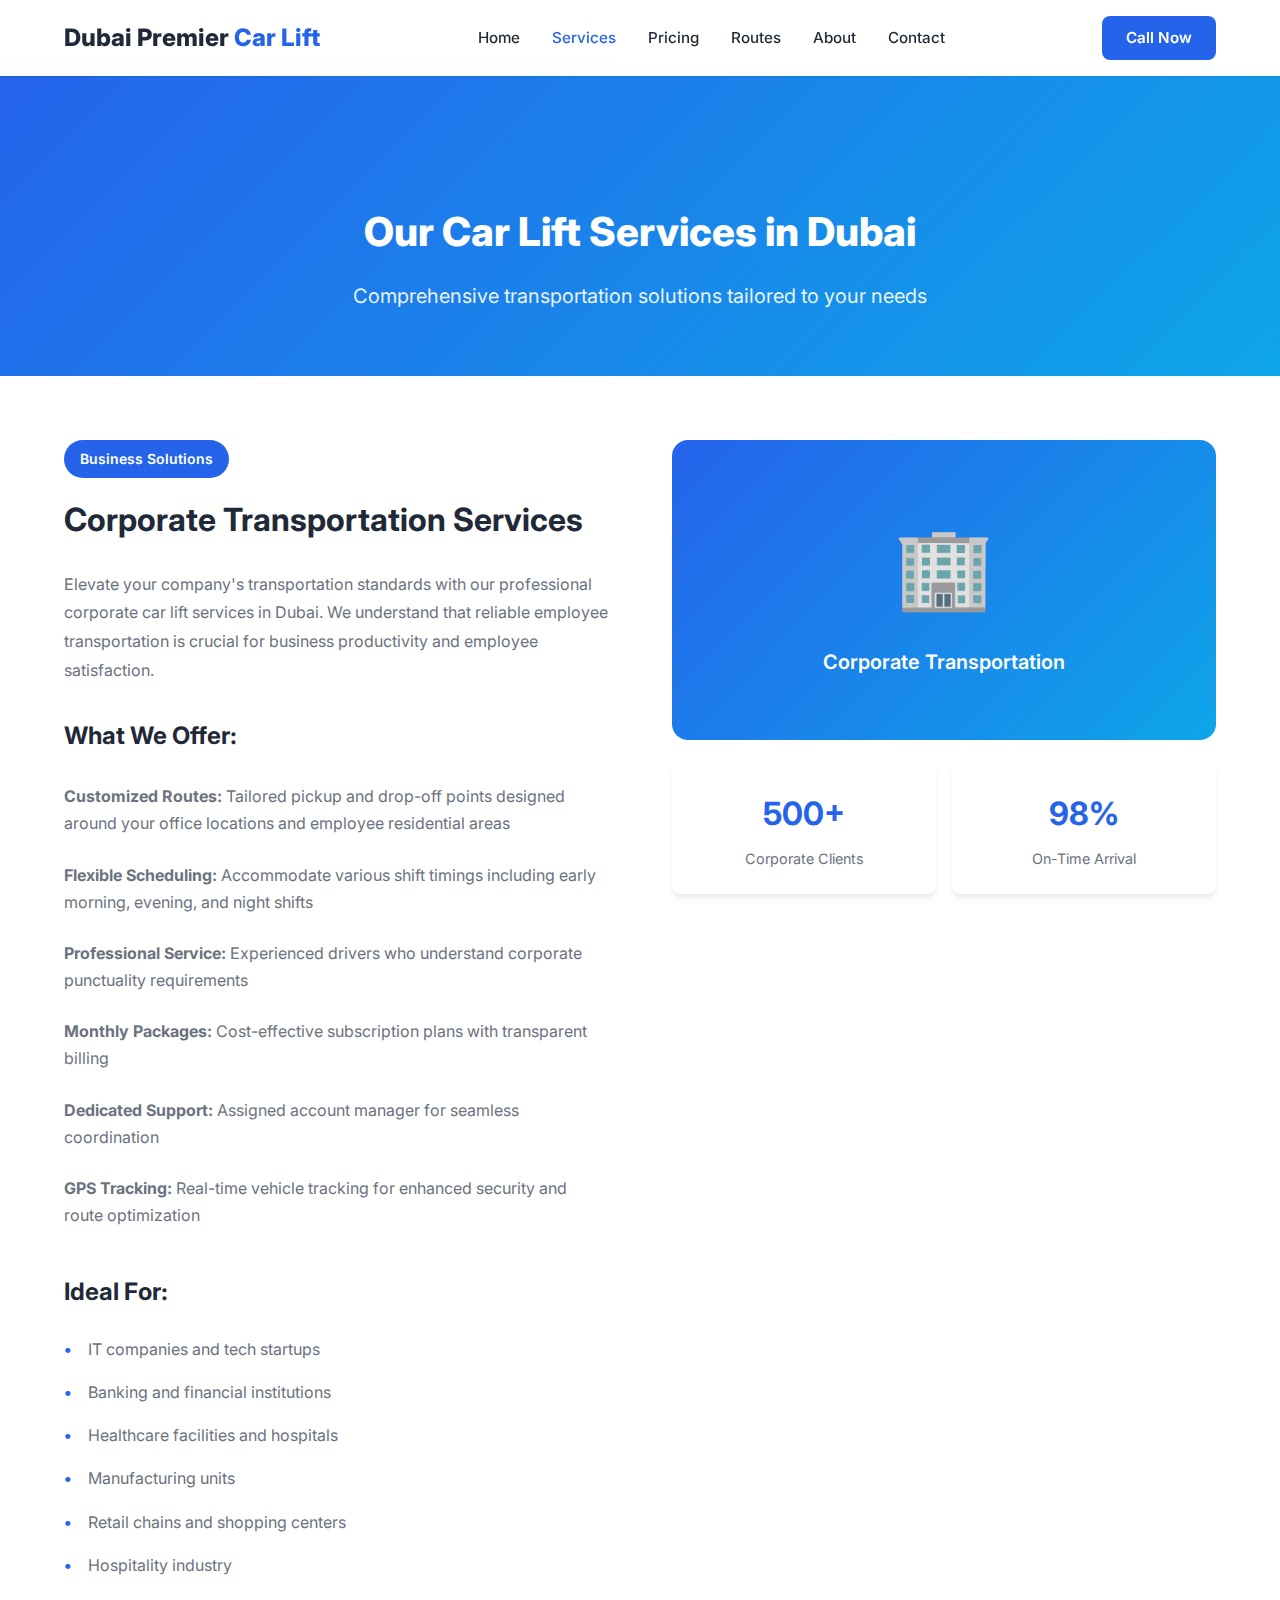
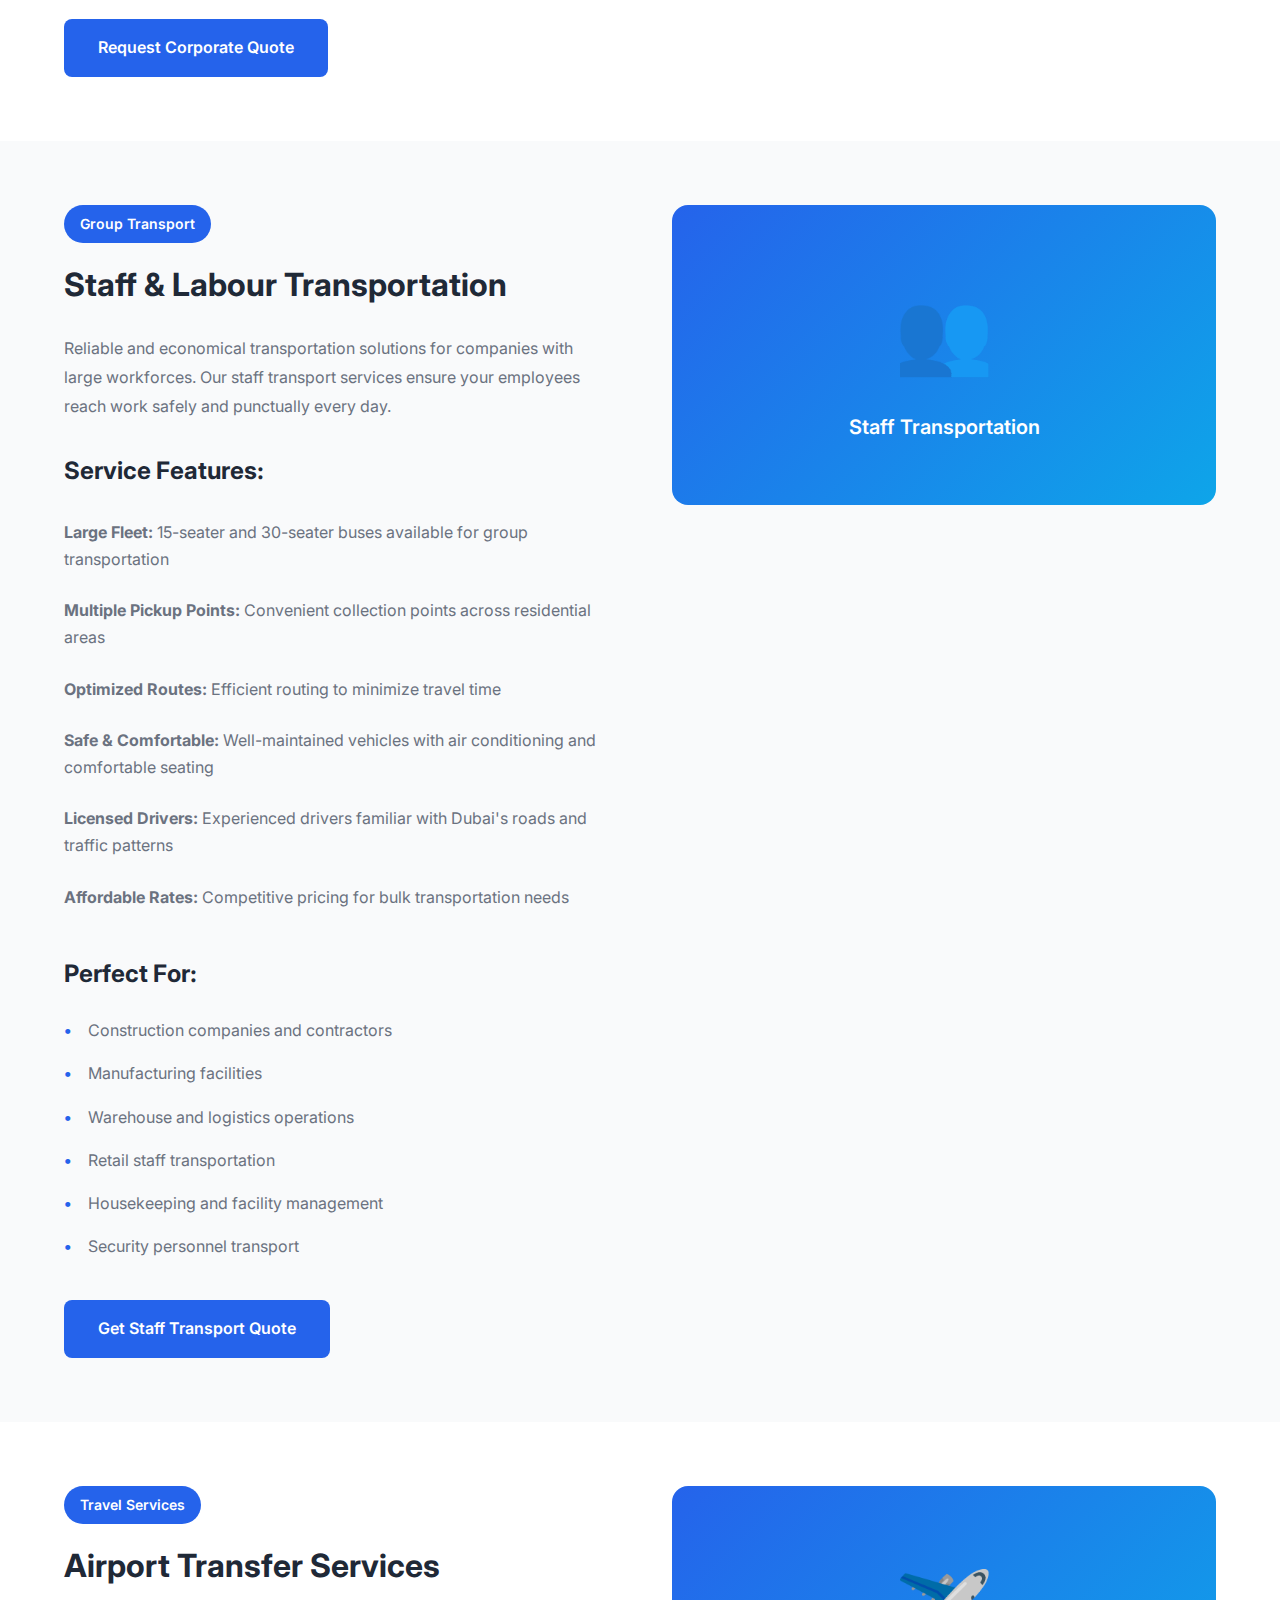
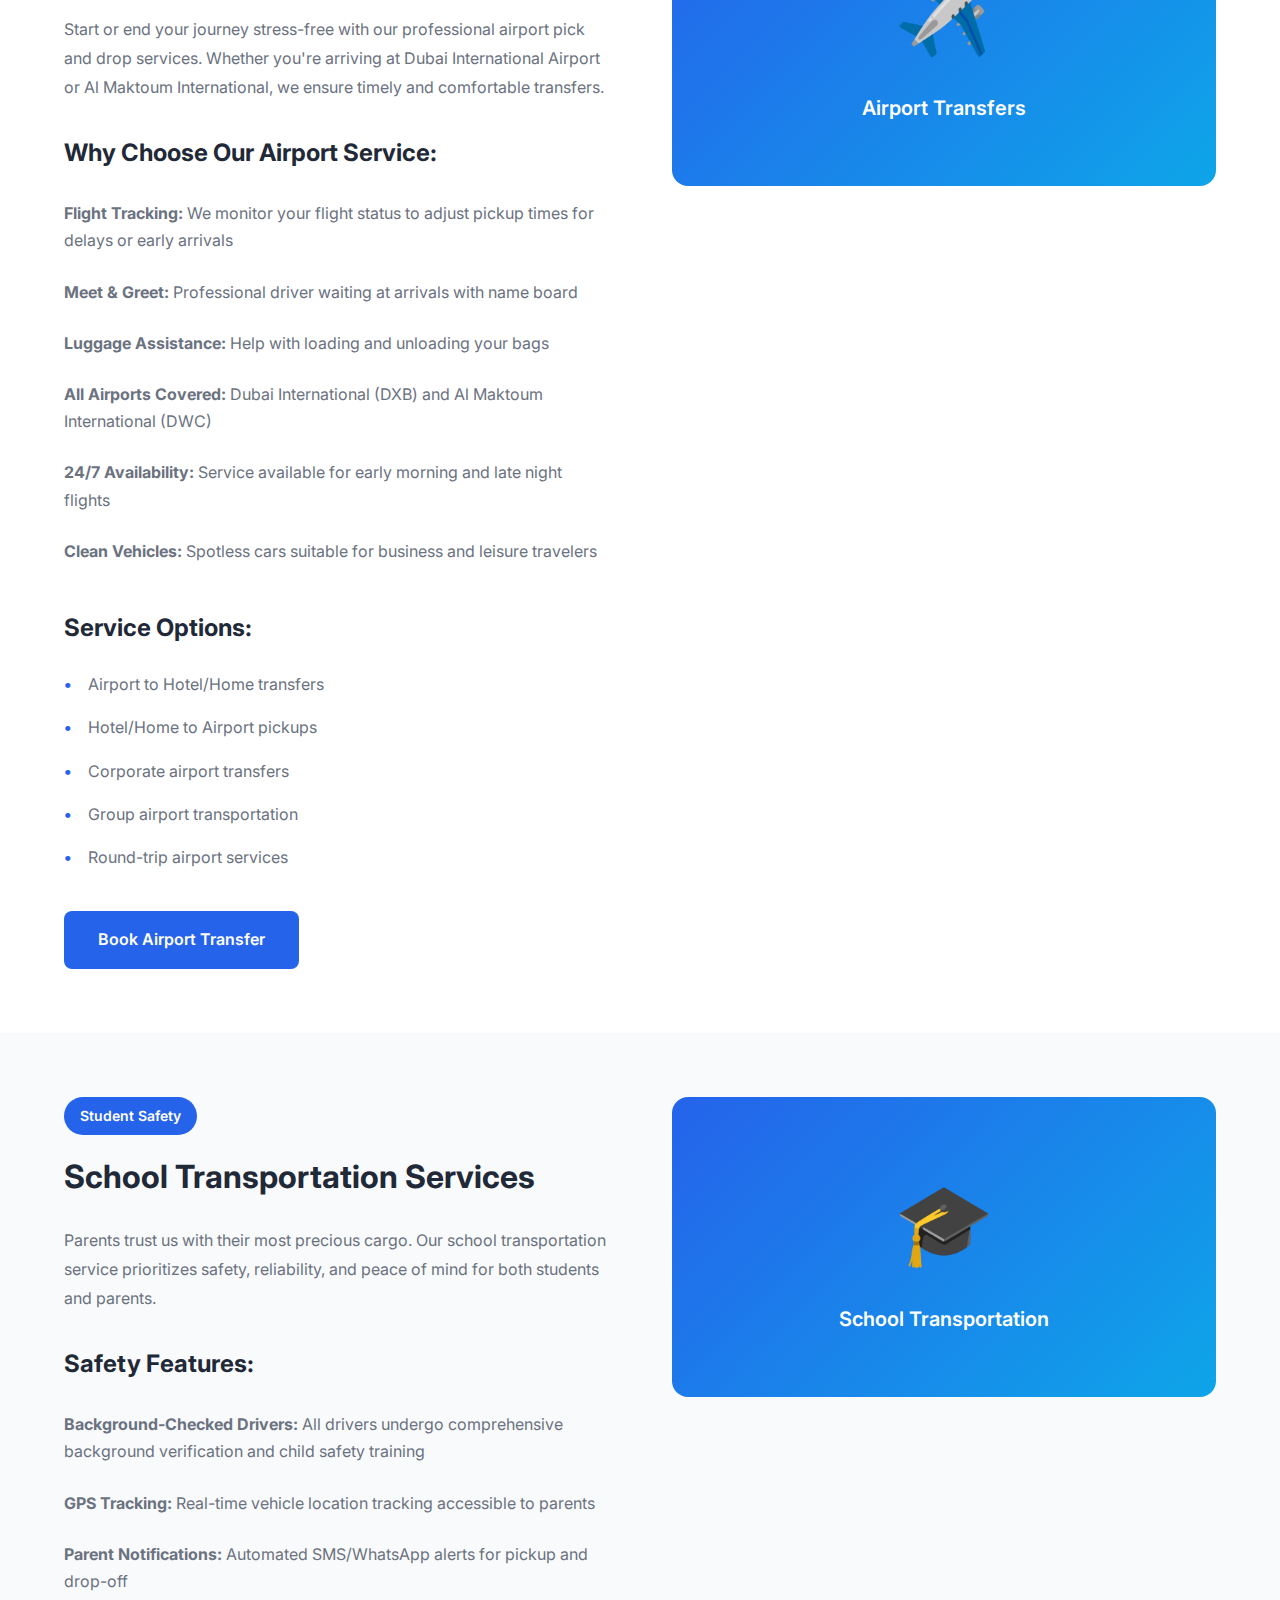
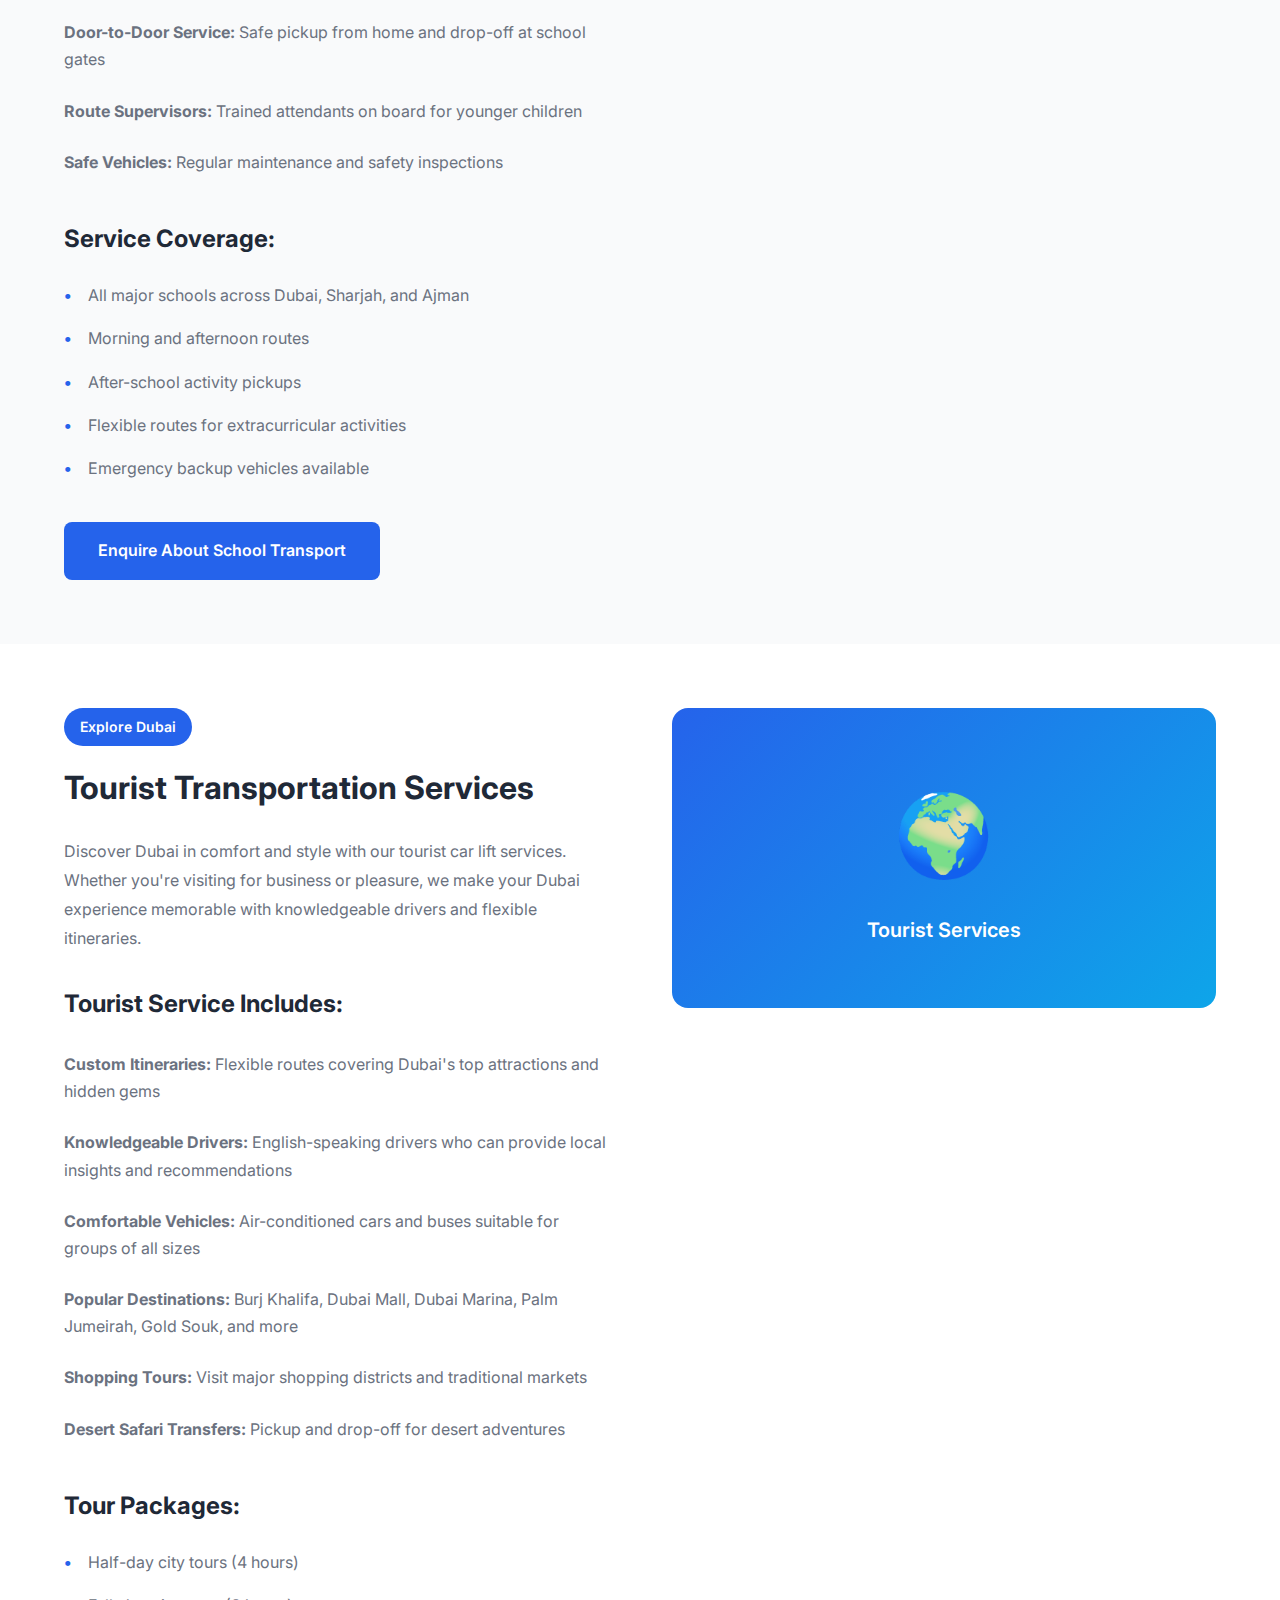
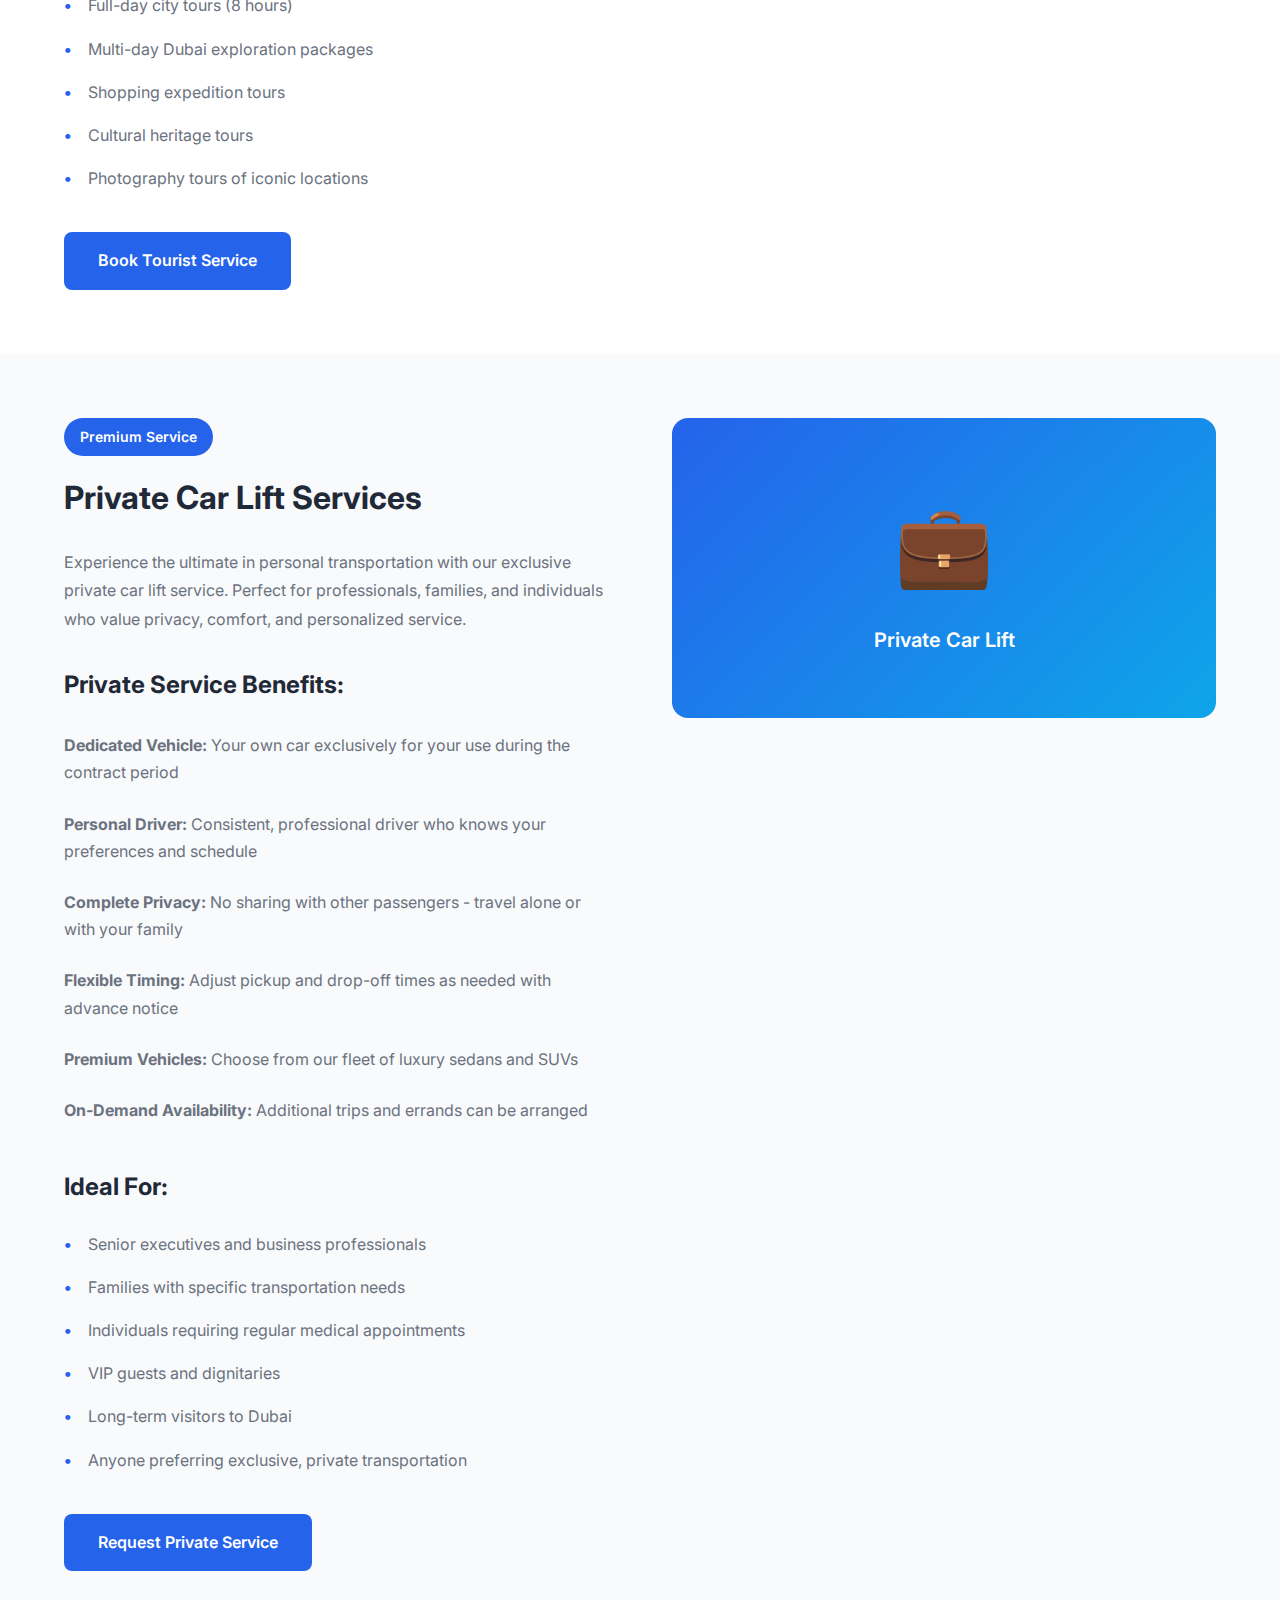
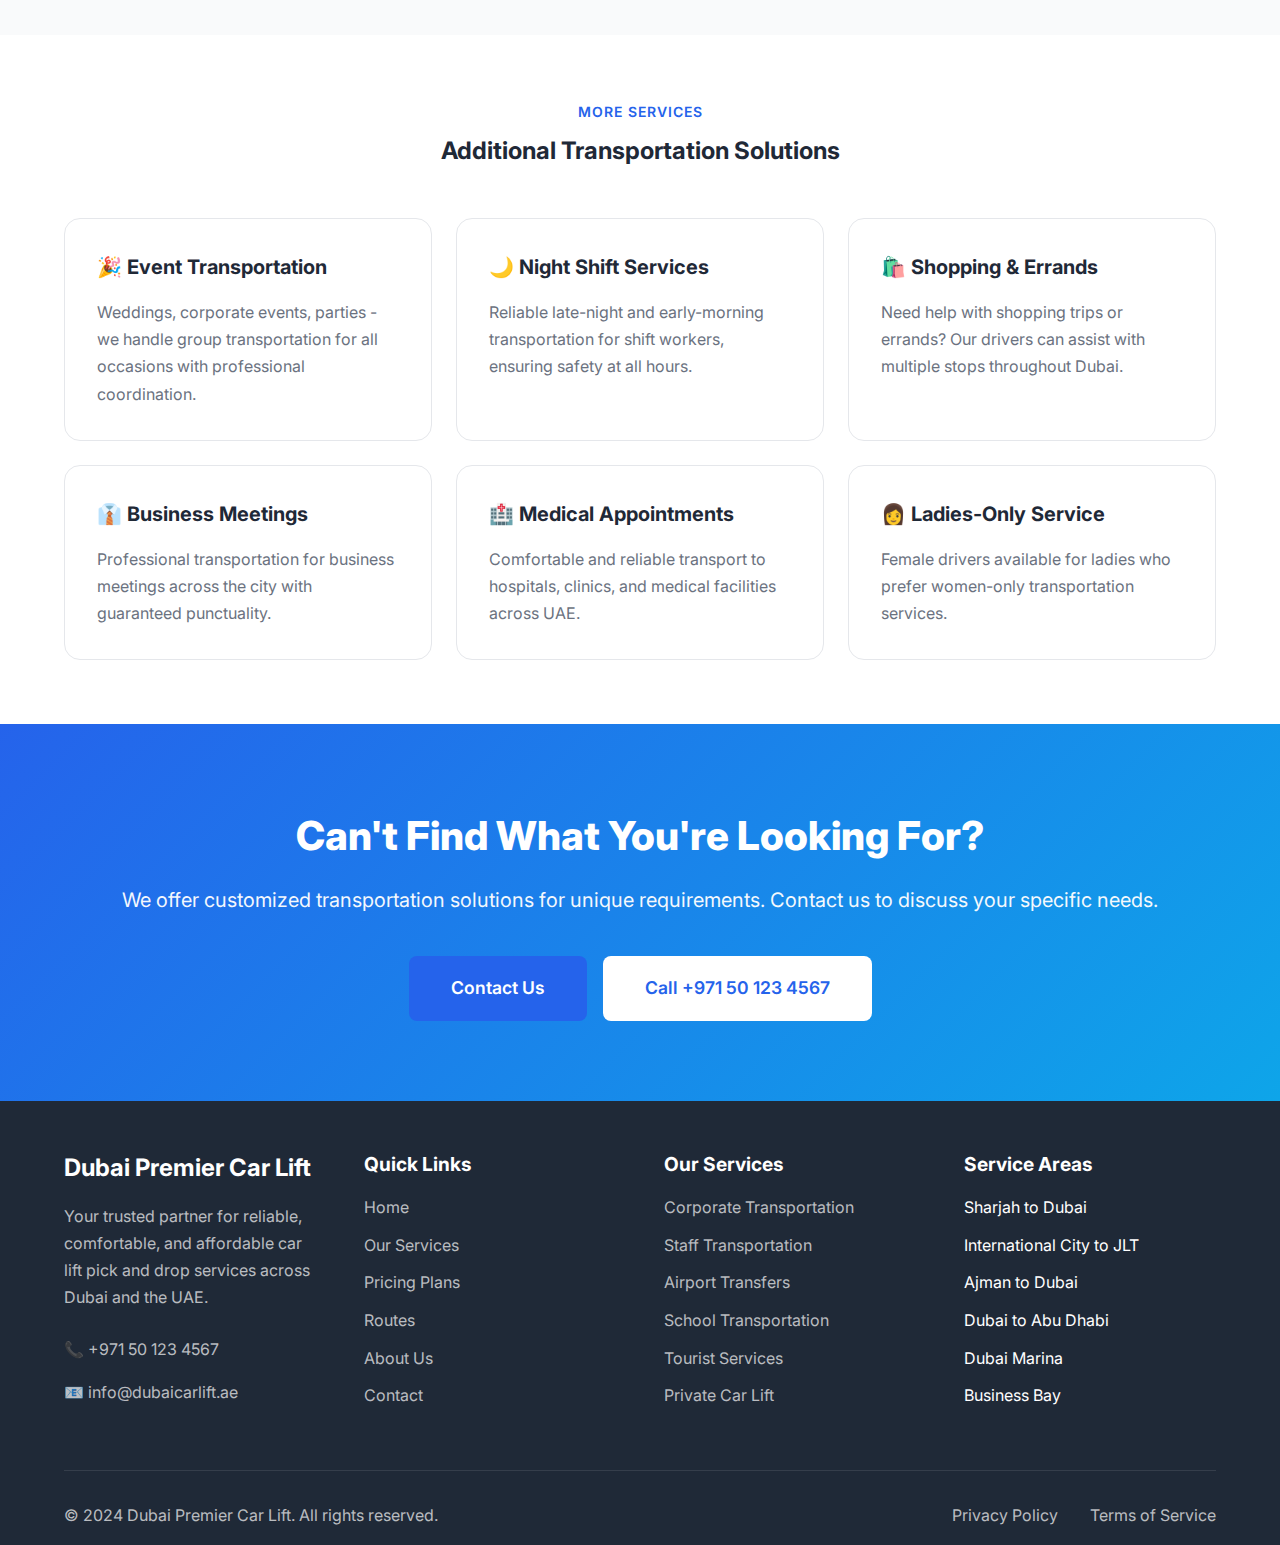
<file: services.html>
<!DOCTYPE html>
<html lang="en">
<head>
    <meta charset="UTF-8">
    <meta name="viewport" content="width=device-width, initial-scale=1.0">
    <meta name="description" content="Complete car lift services in Dubai - Corporate transportation, staff transport, airport transfers, school buses, tourist services and private car lift solutions.">
    <meta name="keywords" content="car lift services Dubai, corporate transportation Dubai, staff transport UAE, airport transfer Dubai, school transportation">
    <title>Our Services - Car Lift Pick and Drop Dubai | Complete Transportation Solutions</title>
    <link rel="stylesheet" href="styles.css">
    <link rel="preconnect" href="https://fonts.googleapis.com">
    <link rel="preconnect" href="https://fonts.gstatic.com" crossorigin>
    <link href="https://fonts.googleapis.com/css2?family=Inter:wght@300;400;500;600;700;800&display=swap" rel="stylesheet">
</head>
<body>
    <header class="header" id="header">
        <nav class="nav container">
            <div class="nav-logo">
                <h2>Dubai Premier <span>Car Lift</span></h2>
            </div>
            <div class="nav-menu" id="nav-menu">
                <ul class="nav-list">
                    <li><a href="index.html" class="nav-link">Home</a></li>
                    <li><a href="services.html" class="nav-link active">Services</a></li>
                    <li><a href="pricing.html" class="nav-link">Pricing</a></li>
                    <li><a href="routes.html" class="nav-link">Routes</a></li>
                    <li><a href="about.html" class="nav-link">About</a></li>
                    <li><a href="contact.html" class="nav-link">Contact</a></li>
                </ul>
            </div>
            <div class="nav-actions">
                <a href="tel:+971501234567" class="btn-call">Call Now</a>
                <div class="nav-toggle" id="nav-toggle">
                    <span></span>
                    <span></span>
                    <span></span>
                </div>
            </div>
        </nav>
    </header>

    <section class="page-header">
        <div class="container">
            <h1>Our Car Lift Services in Dubai</h1>
            <p>Comprehensive transportation solutions tailored to your needs</p>
        </div>
    </section>

    <section class="service-detail section" id="corporate">
        <div class="container">
            <div class="service-detail-grid">
                <div class="service-detail-content">
                    <span class="service-badge">Business Solutions</span>
                    <h2>Corporate Transportation Services</h2>
                    <p>Elevate your company's transportation standards with our professional corporate car lift services in Dubai. We understand that reliable employee transportation is crucial for business productivity and employee satisfaction.</p>
                    
                    <h3>What We Offer:</h3>
                    <ul class="detail-list">
                        <li><strong>Customized Routes:</strong> Tailored pickup and drop-off points designed around your office locations and employee residential areas</li>
                        <li><strong>Flexible Scheduling:</strong> Accommodate various shift timings including early morning, evening, and night shifts</li>
                        <li><strong>Professional Service:</strong> Experienced drivers who understand corporate punctuality requirements</li>
                        <li><strong>Monthly Packages:</strong> Cost-effective subscription plans with transparent billing</li>
                        <li><strong>Dedicated Support:</strong> Assigned account manager for seamless coordination</li>
                        <li><strong>GPS Tracking:</strong> Real-time vehicle tracking for enhanced security and route optimization</li>
                    </ul>

                    <h3>Ideal For:</h3>
                    <ul class="detail-list simple">
                        <li>IT companies and tech startups</li>
                        <li>Banking and financial institutions</li>
                        <li>Healthcare facilities and hospitals</li>
                        <li>Manufacturing units</li>
                        <li>Retail chains and shopping centers</li>
                        <li>Hospitality industry</li>
                    </ul>

                    <div class="service-cta">
                        <a href="contact.html" class="btn btn-primary">Request Corporate Quote</a>
                    </div>
                </div>
                <div class="service-detail-image">
                    <div class="image-placeholder">
                        <div class="placeholder-icon">🏢</div>
                        <p>Corporate Transportation</p>
                    </div>
                    <div class="service-highlights">
                        <div class="highlight-item">
                            <h4>500+</h4>
                            <p>Corporate Clients</p>
                        </div>
                        <div class="highlight-item">
                            <h4>98%</h4>
                            <p>On-Time Arrival</p>
                        </div>
                    </div>
                </div>
            </div>
        </div>
    </section>

    <section class="service-detail section bg-light" id="staff">
        <div class="container">
            <div class="service-detail-grid reverse">
                <div class="service-detail-image">
                    <div class="image-placeholder">
                        <div class="placeholder-icon">👥</div>
                        <p>Staff Transportation</p>
                    </div>
                </div>
                <div class="service-detail-content">
                    <span class="service-badge">Group Transport</span>
                    <h2>Staff & Labour Transportation</h2>
                    <p>Reliable and economical transportation solutions for companies with large workforces. Our staff transport services ensure your employees reach work safely and punctually every day.</p>
                    
                    <h3>Service Features:</h3>
                    <ul class="detail-list">
                        <li><strong>Large Fleet:</strong> 15-seater and 30-seater buses available for group transportation</li>
                        <li><strong>Multiple Pickup Points:</strong> Convenient collection points across residential areas</li>
                        <li><strong>Optimized Routes:</strong> Efficient routing to minimize travel time</li>
                        <li><strong>Safe & Comfortable:</strong> Well-maintained vehicles with air conditioning and comfortable seating</li>
                        <li><strong>Licensed Drivers:</strong> Experienced drivers familiar with Dubai's roads and traffic patterns</li>
                        <li><strong>Affordable Rates:</strong> Competitive pricing for bulk transportation needs</li>
                    </ul>

                    <h3>Perfect For:</h3>
                    <ul class="detail-list simple">
                        <li>Construction companies and contractors</li>
                        <li>Manufacturing facilities</li>
                        <li>Warehouse and logistics operations</li>
                        <li>Retail staff transportation</li>
                        <li>Housekeeping and facility management</li>
                        <li>Security personnel transport</li>
                    </ul>

                    <div class="service-cta">
                        <a href="contact.html" class="btn btn-primary">Get Staff Transport Quote</a>
                    </div>
                </div>
            </div>
        </div>
    </section>

    <section class="service-detail section" id="airport">
        <div class="container">
            <div class="service-detail-grid">
                <div class="service-detail-content">
                    <span class="service-badge">Travel Services</span>
                    <h2>Airport Transfer Services</h2>
                    <p>Start or end your journey stress-free with our professional airport pick and drop services. Whether you're arriving at Dubai International Airport or Al Maktoum International, we ensure timely and comfortable transfers.</p>
                    
                    <h3>Why Choose Our Airport Service:</h3>
                    <ul class="detail-list">
                        <li><strong>Flight Tracking:</strong> We monitor your flight status to adjust pickup times for delays or early arrivals</li>
                        <li><strong>Meet & Greet:</strong> Professional driver waiting at arrivals with name board</li>
                        <li><strong>Luggage Assistance:</strong> Help with loading and unloading your bags</li>
                        <li><strong>All Airports Covered:</strong> Dubai International (DXB) and Al Maktoum International (DWC)</li>
                        <li><strong>24/7 Availability:</strong> Service available for early morning and late night flights</li>
                        <li><strong>Clean Vehicles:</strong> Spotless cars suitable for business and leisure travelers</li>
                    </ul>

                    <h3>Service Options:</h3>
                    <ul class="detail-list simple">
                        <li>Airport to Hotel/Home transfers</li>
                        <li>Hotel/Home to Airport pickups</li>
                        <li>Corporate airport transfers</li>
                        <li>Group airport transportation</li>
                        <li>Round-trip airport services</li>
                    </ul>

                    <div class="service-cta">
                        <a href="contact.html" class="btn btn-primary">Book Airport Transfer</a>
                    </div>
                </div>
                <div class="service-detail-image">
                    <div class="image-placeholder">
                        <div class="placeholder-icon">✈️</div>
                        <p>Airport Transfers</p>
                    </div>
                </div>
            </div>
        </div>
    </section>

    <section class="service-detail section bg-light" id="school">
        <div class="container">
            <div class="service-detail-grid reverse">
                <div class="service-detail-image">
                    <div class="image-placeholder">
                        <div class="placeholder-icon">🎓</div>
                        <p>School Transportation</p>
                    </div>
                </div>
                <div class="service-detail-content">
                    <span class="service-badge">Student Safety</span>
                    <h2>School Transportation Services</h2>
                    <p>Parents trust us with their most precious cargo. Our school transportation service prioritizes safety, reliability, and peace of mind for both students and parents.</p>
                    
                    <h3>Safety Features:</h3>
                    <ul class="detail-list">
                        <li><strong>Background-Checked Drivers:</strong> All drivers undergo comprehensive background verification and child safety training</li>
                        <li><strong>GPS Tracking:</strong> Real-time vehicle location tracking accessible to parents</li>
                        <li><strong>Parent Notifications:</strong> Automated SMS/WhatsApp alerts for pickup and drop-off</li>
                        <li><strong>Door-to-Door Service:</strong> Safe pickup from home and drop-off at school gates</li>
                        <li><strong>Route Supervisors:</strong> Trained attendants on board for younger children</li>
                        <li><strong>Safe Vehicles:</strong> Regular maintenance and safety inspections</li>
                    </ul>

                    <h3>Service Coverage:</h3>
                    <ul class="detail-list simple">
                        <li>All major schools across Dubai, Sharjah, and Ajman</li>
                        <li>Morning and afternoon routes</li>
                        <li>After-school activity pickups</li>
                        <li>Flexible routes for extracurricular activities</li>
                        <li>Emergency backup vehicles available</li>
                    </ul>

                    <div class="service-cta">
                        <a href="contact.html" class="btn btn-primary">Enquire About School Transport</a>
                    </div>
                </div>
            </div>
        </div>
    </section>

    <section class="service-detail section" id="tourist">
        <div class="container">
            <div class="service-detail-grid">
                <div class="service-detail-content">
                    <span class="service-badge">Explore Dubai</span>
                    <h2>Tourist Transportation Services</h2>
                    <p>Discover Dubai in comfort and style with our tourist car lift services. Whether you're visiting for business or pleasure, we make your Dubai experience memorable with knowledgeable drivers and flexible itineraries.</p>
                    
                    <h3>Tourist Service Includes:</h3>
                    <ul class="detail-list">
                        <li><strong>Custom Itineraries:</strong> Flexible routes covering Dubai's top attractions and hidden gems</li>
                        <li><strong>Knowledgeable Drivers:</strong> English-speaking drivers who can provide local insights and recommendations</li>
                        <li><strong>Comfortable Vehicles:</strong> Air-conditioned cars and buses suitable for groups of all sizes</li>
                        <li><strong>Popular Destinations:</strong> Burj Khalifa, Dubai Mall, Dubai Marina, Palm Jumeirah, Gold Souk, and more</li>
                        <li><strong>Shopping Tours:</strong> Visit major shopping districts and traditional markets</li>
                        <li><strong>Desert Safari Transfers:</strong> Pickup and drop-off for desert adventures</li>
                    </ul>

                    <h3>Tour Packages:</h3>
                    <ul class="detail-list simple">
                        <li>Half-day city tours (4 hours)</li>
                        <li>Full-day city tours (8 hours)</li>
                        <li>Multi-day Dubai exploration packages</li>
                        <li>Shopping expedition tours</li>
                        <li>Cultural heritage tours</li>
                        <li>Photography tours of iconic locations</li>
                    </ul>

                    <div class="service-cta">
                        <a href="contact.html" class="btn btn-primary">Book Tourist Service</a>
                    </div>
                </div>
                <div class="service-detail-image">
                    <div class="image-placeholder">
                        <div class="placeholder-icon">🌍</div>
                        <p>Tourist Services</p>
                    </div>
                </div>
            </div>
        </div>
    </section>

    <section class="service-detail section bg-light" id="private">
        <div class="container">
            <div class="service-detail-grid reverse">
                <div class="service-detail-image">
                    <div class="image-placeholder">
                        <div class="placeholder-icon">💼</div>
                        <p>Private Car Lift</p>
                    </div>
                </div>
                <div class="service-detail-content">
                    <span class="service-badge">Premium Service</span>
                    <h2>Private Car Lift Services</h2>
                    <p>Experience the ultimate in personal transportation with our exclusive private car lift service. Perfect for professionals, families, and individuals who value privacy, comfort, and personalized service.</p>
                    
                    <h3>Private Service Benefits:</h3>
                    <ul class="detail-list">
                        <li><strong>Dedicated Vehicle:</strong> Your own car exclusively for your use during the contract period</li>
                        <li><strong>Personal Driver:</strong> Consistent, professional driver who knows your preferences and schedule</li>
                        <li><strong>Complete Privacy:</strong> No sharing with other passengers - travel alone or with your family</li>
                        <li><strong>Flexible Timing:</strong> Adjust pickup and drop-off times as needed with advance notice</li>
                        <li><strong>Premium Vehicles:</strong> Choose from our fleet of luxury sedans and SUVs</li>
                        <li><strong>On-Demand Availability:</strong> Additional trips and errands can be arranged</li>
                    </ul>

                    <h3>Ideal For:</h3>
                    <ul class="detail-list simple">
                        <li>Senior executives and business professionals</li>
                        <li>Families with specific transportation needs</li>
                        <li>Individuals requiring regular medical appointments</li>
                        <li>VIP guests and dignitaries</li>
                        <li>Long-term visitors to Dubai</li>
                        <li>Anyone preferring exclusive, private transportation</li>
                    </ul>

                    <div class="service-cta">
                        <a href="contact.html" class="btn btn-primary">Request Private Service</a>
                    </div>
                </div>
            </div>
        </div>
    </section>

    <section class="additional-services section">
        <div class="container">
            <div class="section-header">
                <span class="section-label">More Services</span>
                <h2>Additional Transportation Solutions</h2>
            </div>
            <div class="additional-grid">
                <div class="additional-card">
                    <h3>🎉 Event Transportation</h3>
                    <p>Weddings, corporate events, parties - we handle group transportation for all occasions with professional coordination.</p>
                </div>
                <div class="additional-card">
                    <h3>🌙 Night Shift Services</h3>
                    <p>Reliable late-night and early-morning transportation for shift workers, ensuring safety at all hours.</p>
                </div>
                <div class="additional-card">
                    <h3>🛍️ Shopping & Errands</h3>
                    <p>Need help with shopping trips or errands? Our drivers can assist with multiple stops throughout Dubai.</p>
                </div>
                <div class="additional-card">
                    <h3>👔 Business Meetings</h3>
                    <p>Professional transportation for business meetings across the city with guaranteed punctuality.</p>
                </div>
                <div class="additional-card">
                    <h3>🏥 Medical Appointments</h3>
                    <p>Comfortable and reliable transport to hospitals, clinics, and medical facilities across UAE.</p>
                </div>
                <div class="additional-card">
                    <h3>👩 Ladies-Only Service</h3>
                    <p>Female drivers available for ladies who prefer women-only transportation services.</p>
                </div>
            </div>
        </div>
    </section>

    <section class="cta-section">
        <div class="container">
            <div class="cta-content">
                <h2>Can't Find What You're Looking For?</h2>
                <p>We offer customized transportation solutions for unique requirements. Contact us to discuss your specific needs.</p>
                <div class="cta-buttons">
                    <a href="contact.html" class="btn btn-primary btn-lg">Contact Us</a>
                    <a href="tel:+971501234567" class="btn btn-white btn-lg">Call +971 50 123 4567</a>
                </div>
            </div>
        </div>
    </section>

    <footer class="footer">
        <div class="container">
            <div class="footer-grid">
                <div class="footer-col">
                    <h3>Dubai Premier Car Lift</h3>
                    <p>Your trusted partner for reliable, comfortable, and affordable car lift pick and drop services across Dubai and the UAE.</p>
                    <div class="footer-contact">
                        <p>📞 <a href="tel:+971501234567">+971 50 123 4567</a></p>
                        <p>📧 <a href="mailto:info@dubaicarift.ae">info@dubaicarlift.ae</a></p>
                    </div>
                </div>
                <div class="footer-col">
                    <h4>Quick Links</h4>
                    <ul>
                        <li><a href="index.html">Home</a></li>
                        <li><a href="services.html">Our Services</a></li>
                        <li><a href="pricing.html">Pricing Plans</a></li>
                        <li><a href="routes.html">Routes</a></li>
                        <li><a href="about.html">About Us</a></li>
                        <li><a href="contact.html">Contact</a></li>
                    </ul>
                </div>
                <div class="footer-col">
                    <h4>Our Services</h4>
                    <ul>
                        <li><a href="services.html#corporate">Corporate Transportation</a></li>
                        <li><a href="services.html#staff">Staff Transportation</a></li>
                        <li><a href="services.html#airport">Airport Transfers</a></li>
                        <li><a href="services.html#school">School Transportation</a></li>
                        <li><a href="services.html#tourist">Tourist Services</a></li>
                        <li><a href="services.html#private">Private Car Lift</a></li>
                    </ul>
                </div>
                <div class="footer-col">
                    <h4>Service Areas</h4>
                    <ul>
                        <li>Sharjah to Dubai</li>
                        <li>International City to JLT</li>
                        <li>Ajman to Dubai</li>
                        <li>Dubai to Abu Dhabi</li>
                        <li>Dubai Marina</li>
                        <li>Business Bay</li>
                    </ul>
                </div>
            </div>
            <div class="footer-bottom">
                <p>&copy; 2024 Dubai Premier Car Lift. All rights reserved.</p>
                <div class="footer-links">
                    <a href="#">Privacy Policy</a>
                    <a href="#">Terms of Service</a>
                </div>
            </div>
        </div>
    </footer>

    <script src="script.js"></script>
</body>
</html>
</file>
<file: styles.css>
/* Reset and Base Styles */
* {
    margin: 0;
    padding: 0;
    box-sizing: border-box;
}

:root {
    --primary-color: #2563eb;
    --primary-dark: #1e40af;
    --secondary-color: #0ea5e9;
    --accent-color: #f59e0b;
    --text-dark: #1f2937;
    --text-light: #6b7280;
    --bg-light: #f9fafb;
    --bg-white: #ffffff;
    --border-color: #e5e7eb;
    --success-color: #10b981;
    --shadow-sm: 0 1px 2px 0 rgba(0, 0, 0, 0.05);
    --shadow-md: 0 4px 6px -1px rgba(0, 0, 0, 0.1);
    --shadow-lg: 0 10px 15px -3px rgba(0, 0, 0, 0.1);
    --shadow-xl: 0 20px 25px -5px rgba(0, 0, 0, 0.1);
}

body {
    font-family: 'Inter', -apple-system, BlinkMacSystemFont, 'Segoe UI', Roboto, sans-serif;
    color: var(--text-dark);
    line-height: 1.6;
    background: var(--bg-white);
}

.container {
    max-width: 1200px;
    margin: 0 auto;
    padding: 0 1.5rem;
}

.section {
    padding: 4rem 0;
}

.bg-light {
    background: var(--bg-light);
}

/* Header & Navigation */
.header {
    position: fixed;
    top: 0;
    left: 0;
    width: 100%;
    background: rgba(255, 255, 255, 0.95);
    backdrop-filter: blur(10px);
    box-shadow: var(--shadow-sm);
    z-index: 1000;
    transition: all 0.3s ease;
}

.header.scrolled {
    box-shadow: var(--shadow-md);
}

.nav {
    display: flex;
    justify-content: space-between;
    align-items: center;
    padding: 1rem 1.5rem;
}

.nav-logo h2 {
    font-size: 1.5rem;
    color: var(--text-dark);
    font-weight: 800;
}

.nav-logo span {
    color: var(--primary-color);
}

.nav-list {
    display: flex;
    list-style: none;
    gap: 2rem;
    align-items: center;
}

.nav-link {
    text-decoration: none;
    color: var(--text-dark);
    font-weight: 500;
    transition: color 0.3s;
    font-size: 0.95rem;
}

.nav-link:hover,
.nav-link.active {
    color: var(--primary-color);
}

.nav-actions {
    display: flex;
    align-items: center;
    gap: 1rem;
}

.btn-call {
    background: var(--primary-color);
    color: white;
    padding: 0.6rem 1.5rem;
    border-radius: 0.5rem;
    text-decoration: none;
    font-weight: 600;
    transition: all 0.3s;
    font-size: 0.95rem;
}

.btn-call:hover {
    background: var(--primary-dark);
    transform: translateY(-2px);
    box-shadow: var(--shadow-md);
}

.nav-toggle {
    display: none;
    flex-direction: column;
    gap: 4px;
    cursor: pointer;
}

.nav-toggle span {
    width: 25px;
    height: 3px;
    background: var(--text-dark);
    border-radius: 3px;
    transition: all 0.3s;
}

/* Hero Section */
.hero {
    position: relative;
    background: linear-gradient(135deg, #667eea 0%, #764ba2 100%);
    padding: 10rem 0 6rem;
    margin-top: 72px;
    overflow: hidden;
}

.hero::before {
    content: '';
    position: absolute;
    top: 0;
    left: 0;
    right: 0;
    bottom: 0;
    background: url('data:image/svg+xml,<svg width="100" height="100" xmlns="http://www.w3.org/2000/svg"><defs><pattern id="grid" width="40" height="40" patternUnits="userSpaceOnUse"><path d="M 40 0 L 0 0 0 40" fill="none" stroke="rgba(255,255,255,0.1)" stroke-width="1"/></pattern></defs><rect width="100" height="100" fill="url(%23grid)"/></svg>');
    opacity: 0.3;
}

.hero-overlay {
    position: absolute;
    top: 0;
    left: 0;
    right: 0;
    bottom: 0;
    background: linear-gradient(to bottom, transparent 0%, rgba(0,0,0,0.2) 100%);
}

.hero-content {
    position: relative;
    z-index: 1;
    color: white;
}

.hero-text {
    max-width: 800px;
}

.hero h1 {
    font-size: 3rem;
    font-weight: 800;
    line-height: 1.2;
    margin-bottom: 1.5rem;
    text-shadow: 0 2px 4px rgba(0,0,0,0.1);
}

.hero-subtitle {
    font-size: 1.25rem;
    margin-bottom: 2rem;
    opacity: 0.95;
    line-height: 1.7;
}

.hero-features {
    display: flex;
    gap: 2rem;
    margin-bottom: 2.5rem;
    flex-wrap: wrap;
}

.feature-badge {
    display: flex;
    align-items: center;
    gap: 0.5rem;
    background: rgba(255, 255, 255, 0.15);
    padding: 0.6rem 1.2rem;
    border-radius: 2rem;
    backdrop-filter: blur(10px);
    font-weight: 500;
}

.feature-badge svg {
    width: 20px;
    height: 20px;
}

.hero-cta {
    display: flex;
    gap: 1rem;
    flex-wrap: wrap;
}

/* Buttons */
.btn {
    display: inline-block;
    padding: 0.875rem 2rem;
    border-radius: 0.5rem;
    text-decoration: none;
    font-weight: 600;
    transition: all 0.3s;
    border: 2px solid transparent;
    cursor: pointer;
    font-size: 1rem;
}

.btn-primary {
    background: var(--primary-color);
    color: white;
}

.btn-primary:hover {
    background: var(--primary-dark);
    transform: translateY(-2px);
    box-shadow: var(--shadow-lg);
}

.btn-secondary {
    background: white;
    color: var(--primary-color);
}

.btn-secondary:hover {
    background: var(--bg-light);
    transform: translateY(-2px);
}

.btn-outline {
    background: transparent;
    color: var(--primary-color);
    border-color: var(--primary-color);
}

.btn-outline:hover {
    background: var(--primary-color);
    color: white;
}

.btn-white {
    background: white;
    color: var(--primary-color);
}

.btn-white:hover {
    background: var(--bg-light);
}

.btn-lg {
    padding: 1rem 2.5rem;
    font-size: 1.1rem;
}

/* Stats Section */
.stats {
    padding: 3rem 0;
    background: white;
}

.stats-grid {
    display: grid;
    grid-template-columns: repeat(auto-fit, minmax(250px, 1fr));
    gap: 2rem;
}

.stat-card {
    text-align: center;
    padding: 2rem;
    border-radius: 1rem;
    background: var(--bg-light);
    transition: all 0.3s;
}

.stat-card:hover {
    transform: translateY(-5px);
    box-shadow: var(--shadow-lg);
}

.stat-icon {
    font-size: 3rem;
    margin-bottom: 1rem;
}

.stat-number {
    font-size: 2.5rem;
    font-weight: 800;
    color: var(--primary-color);
    margin-bottom: 0.5rem;
}

.stat-label {
    color: var(--text-light);
    font-size: 1rem;
}

/* Section Headers */
.section-header {
    text-align: center;
    margin-bottom: 3rem;
    max-width: 700px;
    margin-left: auto;
    margin-right: auto;
}

.section-label {
    display: inline-block;
    color: var(--primary-color);
    font-weight: 600;
    text-transform: uppercase;
    font-size: 0.875rem;
    letter-spacing: 1px;
    margin-bottom: 0.5rem;
}

.section-title {
    font-size: 2.5rem;
    font-weight: 800;
    color: var(--text-dark);
    margin-bottom: 1rem;
    line-height: 1.2;
}

.section-description {
    color: var(--text-light);
    font-size: 1.125rem;
    line-height: 1.7;
}

/* Services Grid */
.services-grid {
    display: grid;
    grid-template-columns: repeat(auto-fit, minmax(320px, 1fr));
    gap: 2rem;
}

.service-card {
    background: white;
    padding: 2rem;
    border-radius: 1rem;
    border: 1px solid var(--border-color);
    transition: all 0.3s;
}

.service-card:hover {
    transform: translateY(-5px);
    box-shadow: var(--shadow-xl);
    border-color: var(--primary-color);
}

.service-icon {
    font-size: 3rem;
    margin-bottom: 1rem;
}

.service-card h3 {
    font-size: 1.5rem;
    margin-bottom: 1rem;
    color: var(--text-dark);
}

.service-card p {
    color: var(--text-light);
    margin-bottom: 1.5rem;
    line-height: 1.7;
}

.service-features {
    list-style: none;
    margin-bottom: 1.5rem;
}

.service-features li {
    padding: 0.5rem 0;
    color: var(--text-light);
    font-size: 0.95rem;
}

.service-link {
    color: var(--primary-color);
    font-weight: 600;
    text-decoration: none;
    display: inline-flex;
    align-items: center;
    gap: 0.5rem;
    transition: all 0.3s;
}

.service-link:hover {
    gap: 1rem;
}

/* Routes Section */
.routes-grid {
    display: grid;
    grid-template-columns: repeat(auto-fit, minmax(280px, 1fr));
    gap: 1.5rem;
}

.route-card {
    background: white;
    padding: 1.5rem;
    border-radius: 1rem;
    border: 2px solid var(--border-color);
    transition: all 0.3s;
}

.route-card:hover {
    border-color: var(--primary-color);
    box-shadow: var(--shadow-lg);
    transform: translateY(-3px);
}

.route-header {
    display: flex;
    align-items: center;
    justify-content: space-between;
    margin-bottom: 1rem;
    gap: 1rem;
}

.route-from,
.route-to {
    font-weight: 600;
    color: var(--text-dark);
    font-size: 1.1rem;
}

.route-arrow {
    color: var(--primary-color);
    font-size: 1.5rem;
    font-weight: bold;
}

.route-details {
    padding-top: 1rem;
    border-top: 1px solid var(--border-color);
}

.route-price {
    color: var(--text-light);
    margin-bottom: 0.5rem;
}

.route-price strong {
    color: var(--primary-color);
    font-size: 1.2rem;
}

.route-time {
    color: var(--text-light);
    font-size: 0.9rem;
}

/* Features Grid */
.features-grid {
    display: grid;
    grid-template-columns: repeat(auto-fit, minmax(300px, 1fr));
    gap: 2.5rem;
}

.feature-item {
    text-align: center;
}

.feature-icon-box {
    width: 80px;
    height: 80px;
    margin: 0 auto 1.5rem;
    background: linear-gradient(135deg, var(--primary-color), var(--secondary-color));
    border-radius: 1rem;
    display: flex;
    align-items: center;
    justify-content: center;
    color: white;
    transition: all 0.3s;
}

.feature-item:hover .feature-icon-box {
    transform: scale(1.1) rotate(5deg);
}

.feature-item h3 {
    font-size: 1.5rem;
    margin-bottom: 1rem;
    color: var(--text-dark);
}

.feature-item p {
    color: var(--text-light);
    line-height: 1.7;
}

/* Pricing */
.pricing-grid {
    display: grid;
    grid-template-columns: repeat(auto-fit, minmax(300px, 1fr));
    gap: 2rem;
    max-width: 1000px;
    margin: 0 auto;
}

.pricing-card {
    background: white;
    padding: 2.5rem;
    border-radius: 1rem;
    border: 2px solid var(--border-color);
    text-align: center;
    position: relative;
    transition: all 0.3s;
}

.pricing-card:hover {
    transform: translateY(-10px);
    box-shadow: var(--shadow-xl);
}

.pricing-card.featured {
    border-color: var(--primary-color);
    box-shadow: var(--shadow-lg);
}

.popular-badge {
    position: absolute;
    top: -15px;
    left: 50%;
    transform: translateX(-50%);
    background: var(--accent-color);
    color: white;
    padding: 0.4rem 1.2rem;
    border-radius: 2rem;
    font-size: 0.85rem;
    font-weight: 600;
}

.pricing-header h3 {
    font-size: 1.5rem;
    margin-bottom: 1.5rem;
    color: var(--text-dark);
}

.price {
    margin-bottom: 2rem;
}

.currency {
    font-size: 1.5rem;
    color: var(--text-light);
}

.amount {
    font-size: 3.5rem;
    font-weight: 800;
    color: var(--primary-color);
}

.period {
    font-size: 1.2rem;
    color: var(--text-light);
}

.pricing-features {
    list-style: none;
    margin-bottom: 2rem;
    text-align: left;
}

.pricing-features li {
    padding: 0.75rem 0;
    color: var(--text-light);
    border-bottom: 1px solid var(--border-color);
}

.pricing-features li:last-child {
    border-bottom: none;
}

/* Testimonials */
.testimonials-grid {
    display: grid;
    grid-template-columns: repeat(auto-fit, minmax(320px, 1fr));
    gap: 2rem;
}

.testimonial-card {
    background: white;
    padding: 2rem;
    border-radius: 1rem;
    box-shadow: var(--shadow-md);
    transition: all 0.3s;
}

.testimonial-card:hover {
    transform: translateY(-5px);
    box-shadow: var(--shadow-xl);
}

.testimonial-rating {
    color: var(--accent-color);
    font-size: 1.2rem;
    margin-bottom: 1rem;
}

.testimonial-text {
    color: var(--text-light);
    line-height: 1.7;
    margin-bottom: 1.5rem;
    font-style: italic;
}

.testimonial-author strong {
    display: block;
    color: var(--text-dark);
    font-size: 1.1rem;
    margin-bottom: 0.25rem;
}

.testimonial-author span {
    color: var(--text-light);
    font-size: 0.9rem;
}

/* CTA Section */
.cta-section {
    background: linear-gradient(135deg, var(--primary-color), var(--secondary-color));
    padding: 5rem 0;
    text-align: center;
    color: white;
}

.cta-content h2 {
    font-size: 2.5rem;
    margin-bottom: 1rem;
    font-weight: 800;
}

.cta-content p {
    font-size: 1.25rem;
    margin-bottom: 2.5rem;
    opacity: 0.95;
}

.cta-buttons {
    display: flex;
    gap: 1rem;
    justify-content: center;
    flex-wrap: wrap;
}

/* Footer */
.footer {
    background: var(--text-dark);
    color: white;
    padding: 3rem 0 1rem;
}

.footer-grid {
    display: grid;
    grid-template-columns: repeat(auto-fit, minmax(250px, 1fr));
    gap: 3rem;
    margin-bottom: 3rem;
}

.footer-col h3 {
    font-size: 1.5rem;
    margin-bottom: 1rem;
}

.footer-col h4 {
    font-size: 1.2rem;
    margin-bottom: 1rem;
}

.footer-col p {
    color: rgba(255, 255, 255, 0.7);
    line-height: 1.7;
    margin-bottom: 1rem;
}

.footer-col ul {
    list-style: none;
}

.footer-col ul li {
    margin-bottom: 0.75rem;
}

.footer-col a {
    color: rgba(255, 255, 255, 0.7);
    text-decoration: none;
    transition: color 0.3s;
}

.footer-col a:hover {
    color: white;
}

.footer-contact {
    margin-top: 1.5rem;
}

.footer-bottom {
    border-top: 1px solid rgba(255, 255, 255, 0.1);
    padding-top: 2rem;
    display: flex;
    justify-content: space-between;
    align-items: center;
    flex-wrap: wrap;
    gap: 1rem;
}

.footer-bottom p {
    color: rgba(255, 255, 255, 0.7);
}

.footer-links {
    display: flex;
    gap: 2rem;
}

.footer-links a {
    color: rgba(255, 255, 255, 0.7);
    text-decoration: none;
}

.footer-links a:hover {
    color: white;
}

.text-center {
    text-align: center;
}

/* Responsive Design */
@media (max-width: 768px) {
    .nav-menu {
        position: fixed;
        left: -100%;
        top: 72px;
        width: 100%;
        background: white;
        box-shadow: var(--shadow-lg);
        transition: left 0.3s;
        padding: 2rem;
    }

    .nav-menu.active {
        left: 0;
    }

    .nav-list {
        flex-direction: column;
        gap: 1.5rem;
        align-items: flex-start;
    }

    .nav-toggle {
        display: flex;
    }

    .hero {
        padding: 6rem 0 4rem;
    }

    .hero h1 {
        font-size: 2rem;
    }

    .hero-subtitle {
        font-size: 1.1rem;
    }

    .hero-features {
        gap: 1rem;
    }

    .section-title {
        font-size: 2rem;
    }

    .section-description {
        font-size: 1rem;
    }

    .services-grid,
    .routes-grid,
    .features-grid,
    .pricing-grid,
    .testimonials-grid {
        grid-template-columns: 1fr;
    }

    .stats-grid {
        grid-template-columns: repeat(2, 1fr);
    }

    .cta-content h2 {
        font-size: 1.75rem;
    }

    .cta-buttons {
        flex-direction: column;
    }

    .footer-bottom {
        flex-direction: column;
        text-align: center;
    }
}

@media (max-width: 480px) {
    .hero h1 {
        font-size: 1.75rem;
    }

    .stats-grid {
        grid-template-columns: 1fr;
    }

    .route-header {
        flex-direction: column;
        gap: 0.5rem;
    }
}

/* Page Header */
.page-header {
    background: linear-gradient(135deg, var(--primary-color), var(--secondary-color));
    padding: 8rem 0 4rem;
    margin-top: 72px;
    text-align: center;
    color: white;
}

.page-header h1 {
    font-size: 2.5rem;
    font-weight: 800;
    margin-bottom: 1rem;
}

.page-header p {
    font-size: 1.25rem;
    opacity: 0.9;
}

/* Service Detail Pages */
.service-detail {
    padding: 4rem 0;
}

.service-detail-grid {
    display: grid;
    grid-template-columns: 1fr 1fr;
    gap: 4rem;
    align-items: start;
}

.service-detail-grid.reverse {
    direction: rtl;
}

.service-detail-grid.reverse > * {
    direction: ltr;
}

.service-badge {
    display: inline-block;
    background: var(--primary-color);
    color: white;
    padding: 0.5rem 1rem;
    border-radius: 2rem;
    font-size: 0.875rem;
    font-weight: 600;
    margin-bottom: 1rem;
}

.service-detail-content h2 {
    font-size: 2rem;
    margin-bottom: 1.5rem;
    color: var(--text-dark);
}

.service-detail-content h3 {
    font-size: 1.5rem;
    margin: 2rem 0 1rem;
    color: var(--text-dark);
}

.service-detail-content p {
    color: var(--text-light);
    line-height: 1.8;
    margin-bottom: 1.5rem;
}

.detail-list {
    list-style: none;
    margin-bottom: 2rem;
}

.detail-list li {
    padding: 0.75rem 0;
    color: var(--text-light);
    line-height: 1.7;
}

.detail-list.simple li {
    padding: 0.5rem 0 0.5rem 1.5rem;
    position: relative;
}

.detail-list.simple li::before {
    content: '•';
    position: absolute;
    left: 0;
    color: var(--primary-color);
    font-weight: bold;
}

.service-cta {
    margin-top: 2rem;
}

.image-placeholder {
    background: linear-gradient(135deg, var(--primary-color), var(--secondary-color));
    border-radius: 1rem;
    padding: 3rem;
    text-align: center;
    color: white;
    min-height: 300px;
    display: flex;
    flex-direction: column;
    align-items: center;
    justify-content: center;
}

.placeholder-icon {
    font-size: 5rem;
    margin-bottom: 1rem;
}

.image-placeholder p {
    font-size: 1.25rem;
    font-weight: 600;
}

.service-highlights {
    display: grid;
    grid-template-columns: 1fr 1fr;
    gap: 1rem;
    margin-top: 1.5rem;
}

.highlight-item {
    background: white;
    padding: 1.5rem;
    border-radius: 0.5rem;
    text-align: center;
    box-shadow: var(--shadow-md);
}

.highlight-item h4 {
    font-size: 2rem;
    color: var(--primary-color);
    margin-bottom: 0.5rem;
}

.highlight-item p {
    color: var(--text-light);
    font-size: 0.9rem;
}

/* Additional Services Grid */
.additional-grid {
    display: grid;
    grid-template-columns: repeat(auto-fit, minmax(300px, 1fr));
    gap: 1.5rem;
}

.additional-card {
    background: white;
    padding: 2rem;
    border-radius: 1rem;
    border: 1px solid var(--border-color);
    transition: all 0.3s;
}

.additional-card:hover {
    transform: translateY(-5px);
    box-shadow: var(--shadow-lg);
    border-color: var(--primary-color);
}

.additional-card h3 {
    font-size: 1.25rem;
    margin-bottom: 1rem;
    color: var(--text-dark);
}

.additional-card p {
    color: var(--text-light);
    line-height: 1.7;
}

/* Price Table */
.price-table {
    overflow-x: auto;
    margin: 2rem 0;
}

.price-table table {
    width: 100%;
    border-collapse: collapse;
    background: white;
    border-radius: 1rem;
    overflow: hidden;
    box-shadow: var(--shadow-md);
}

.price-table th,
.price-table td {
    padding: 1.25rem;
    text-align: left;
}

.price-table th {
    background: var(--primary-color);
    color: white;
    font-weight: 600;
}

.price-table tbody tr {
    border-bottom: 1px solid var(--border-color);
}

.price-table tbody tr:last-child {
    border-bottom: none;
}

.price-table tbody tr:hover {
    background: var(--bg-light);
}

.price-table td {
    color: var(--text-light);
}

/* Info Grid */
.info-grid {
    display: grid;
    grid-template-columns: repeat(auto-fit, minmax(280px, 1fr));
    gap: 2rem;
}

.info-card {
    text-align: center;
    padding: 2rem;
    background: white;
    border-radius: 1rem;
    border: 1px solid var(--border-color);
}

.info-icon {
    font-size: 3rem;
    margin-bottom: 1rem;
}

.info-card h3 {
    font-size: 1.25rem;
    margin-bottom: 1rem;
    color: var(--text-dark);
}

.info-card p {
    color: var(--text-light);
    line-height: 1.7;
}

/* FAQs */
.faq-list {
    max-width: 800px;
    margin: 0 auto;
}

.faq-item {
    background: white;
    padding: 2rem;
    margin-bottom: 1.5rem;
    border-radius: 1rem;
    box-shadow: var(--shadow-sm);
    transition: all 0.3s;
}

.faq-item:hover {
    box-shadow: var(--shadow-md);
}

.faq-item h3 {
    font-size: 1.25rem;
    color: var(--text-dark);
    margin-bottom: 1rem;
}

.faq-item p {
    color: var(--text-light);
    line-height: 1.8;
}

/* Contact Form */
.contact-grid {
    display: grid;
    grid-template-columns: 1fr 1fr;
    gap: 4rem;
}

.contact-info-card {
    background: white;
    padding: 2rem;
    border-radius: 1rem;
    margin-bottom: 1.5rem;
    border: 1px solid var(--border-color);
}

.contact-info-card h3 {
    font-size: 1.25rem;
    margin-bottom: 1rem;
    color: var(--text-dark);
    display: flex;
    align-items: center;
    gap: 0.75rem;
}

.contact-info-card p,
.contact-info-card a {
    color: var(--text-light);
    line-height: 1.7;
    text-decoration: none;
}

.contact-info-card a:hover {
    color: var(--primary-color);
}

.form-group {
    margin-bottom: 1.5rem;
}

.form-group label {
    display: block;
    margin-bottom: 0.5rem;
    color: var(--text-dark);
    font-weight: 500;
}

.form-group input,
.form-group select,
.form-group textarea {
    width: 100%;
    padding: 0.875rem;
    border: 2px solid var(--border-color);
    border-radius: 0.5rem;
    font-family: inherit;
    font-size: 1rem;
    transition: all 0.3s;
}

.form-group input:focus,
.form-group select:focus,
.form-group textarea:focus {
    outline: none;
    border-color: var(--primary-color);
}

.form-group textarea {
    resize: vertical;
    min-height: 120px;
}

/* About Page */
.about-content {
    max-width: 800px;
    margin: 0 auto;
}

.about-content h2 {
    font-size: 2rem;
    margin: 2rem 0 1rem;
    color: var(--text-dark);
}

.about-content p {
    color: var(--text-light);
    line-height: 1.8;
    margin-bottom: 1.5rem;
}

.about-values {
    display: grid;
    grid-template-columns: repeat(auto-fit, minmax(250px, 1fr));
    gap: 2rem;
    margin-top: 3rem;
}

.value-card {
    text-align: center;
    padding: 2rem;
    background: white;
    border-radius: 1rem;
    box-shadow: var(--shadow-sm);
}

.value-icon {
    font-size: 3rem;
    margin-bottom: 1rem;
}

.value-card h3 {
    font-size: 1.25rem;
    margin-bottom: 1rem;
    color: var(--text-dark);
}

.value-card p {
    color: var(--text-light);
    line-height: 1.7;
}

/* Route Cards for Routes Page */
.route-detail-card {
    background: white;
    padding: 2rem;
    border-radius: 1rem;
    margin-bottom: 2rem;
    border: 2px solid var(--border-color);
}

.route-detail-card:hover {
    border-color: var(--primary-color);
    box-shadow: var(--shadow-lg);
}

.route-detail-header {
    display: flex;
    justify-content: space-between;
    align-items: center;
    margin-bottom: 1.5rem;
    padding-bottom: 1.5rem;
    border-bottom: 1px solid var(--border-color);
}

.route-title {
    font-size: 1.5rem;
    color: var(--text-dark);
    font-weight: 700;
}

.route-detail-content {
    display: grid;
    grid-template-columns: repeat(auto-fit, minmax(200px, 1fr));
    gap: 1.5rem;
}

.route-info-item {
    display: flex;
    flex-direction: column;
}

.route-info-item strong {
    color: var(--text-dark);
    margin-bottom: 0.5rem;
}

.route-info-item span {
    color: var(--text-light);
}

/* Responsive for new elements */
@media (max-width: 768px) {
    .service-detail-grid,
    .contact-grid {
        grid-template-columns: 1fr;
        gap: 2rem;
    }

    .service-detail-grid.reverse {
        direction: ltr;
    }

    .page-header h1 {
        font-size: 2rem;
    }

    .price-table {
        font-size: 0.9rem;
    }

    .price-table th,
    .price-table td {
        padding: 0.875rem 0.5rem;
    }
}
</file>
